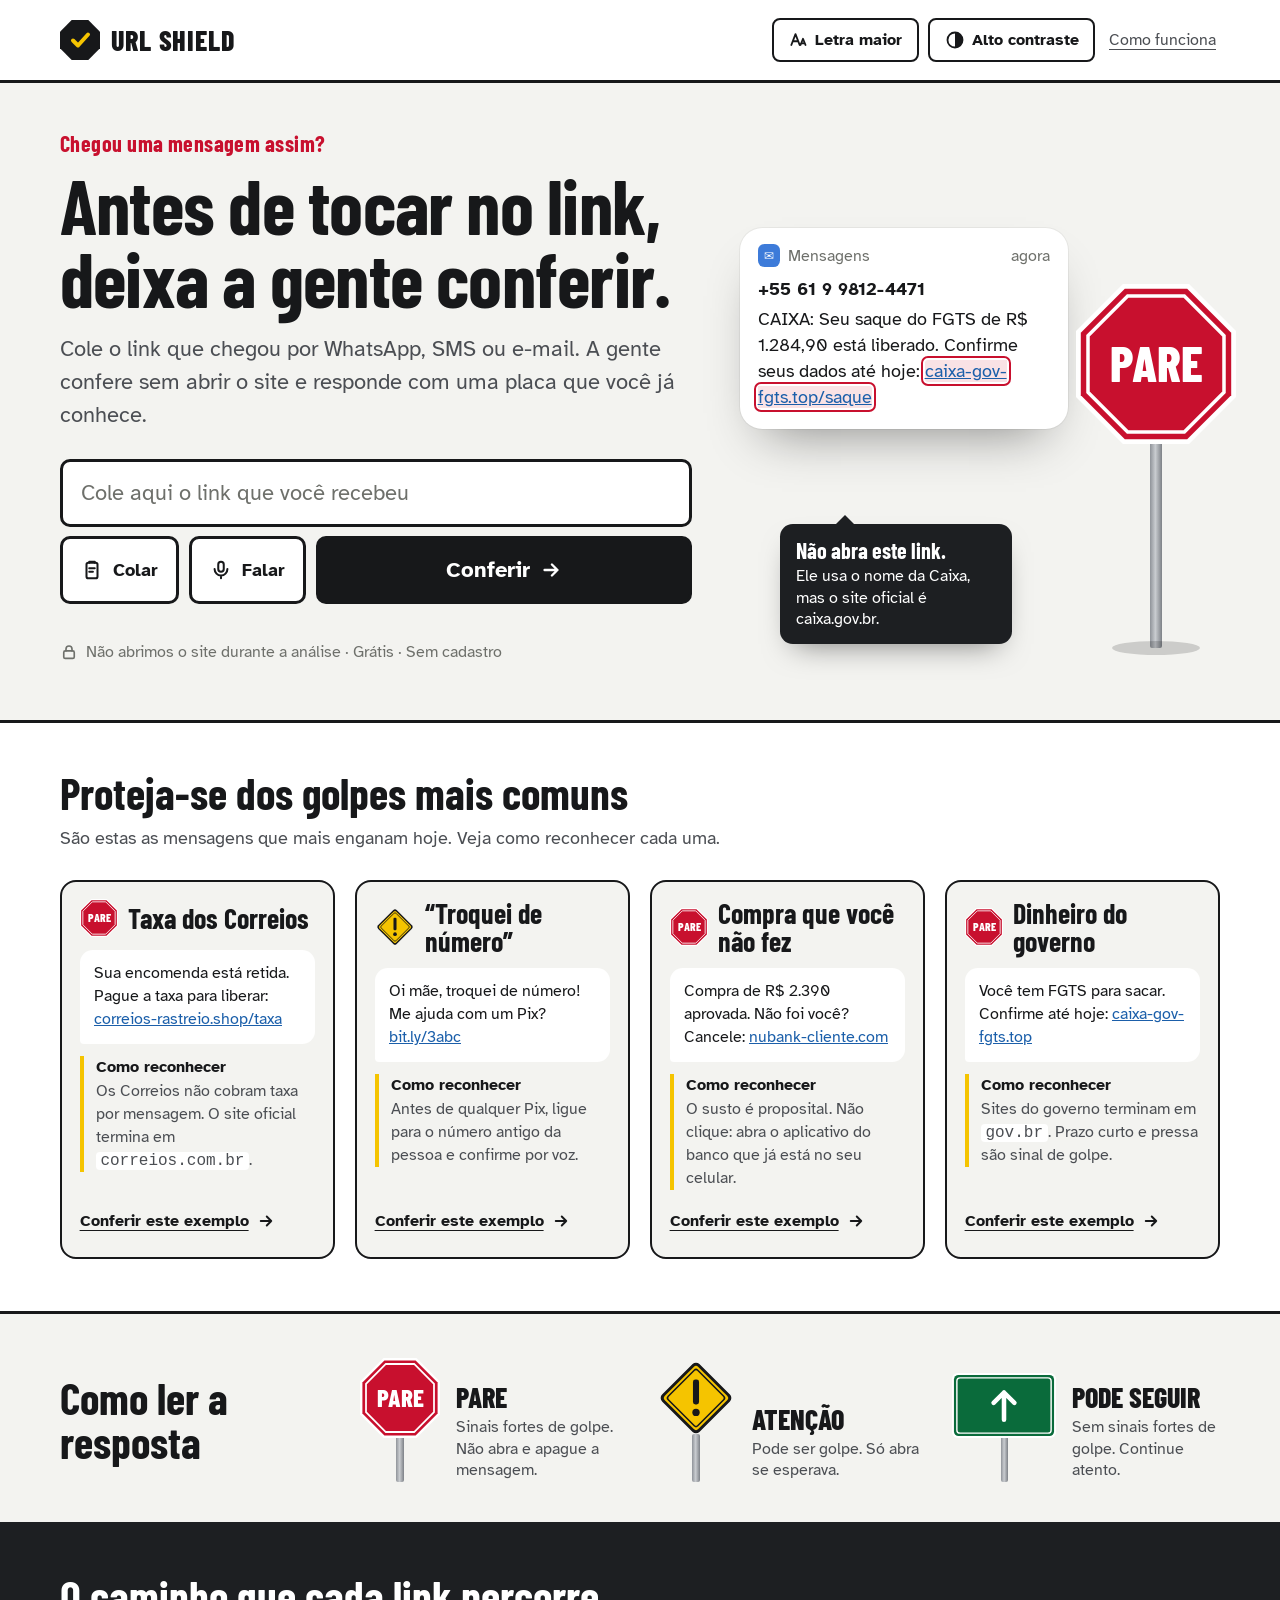
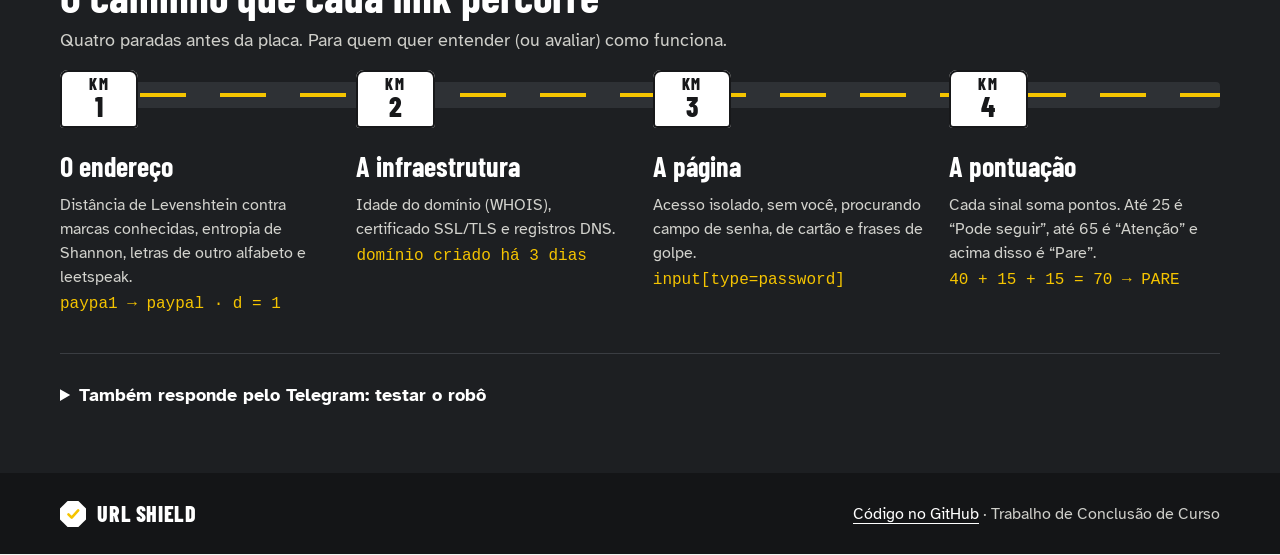
<file: frontend/public/index.html>
<!DOCTYPE html>
<html lang="pt-BR">
<head>
    <meta charset="UTF-8">
    <meta name="viewport" content="width=device-width, initial-scale=1.0">
    <title>URL Shield · Confira o link antes de clicar</title>
    <meta name="description" content="Recebeu um link por WhatsApp, SMS ou e-mail? Confira os sinais de risco antes de clicar.">
    <link rel="icon" href="data:image/svg+xml,%3Csvg xmlns='http://www.w3.org/2000/svg' viewBox='0 0 40 40'%3E%3Cpolygon points='11.7,0 28.3,0 40,11.7 40,28.3 28.3,40 11.7,40 0,28.3 0,11.7' fill='%2317181A'/%3E%3Cpath d='M13 20.5l5 5L28 14.5' fill='none' stroke='%23F5C400' stroke-width='4' stroke-linecap='round' stroke-linejoin='round'/%3E%3C/svg%3E">
    <link rel="preconnect" href="https://fonts.googleapis.com">
    <link rel="preconnect" href="https://fonts.gstatic.com" crossorigin>
    <link href="https://fonts.googleapis.com/css2?family=Atkinson+Hyperlegible:wght@400;700&family=Barlow+Condensed:wght@600;700;800&display=swap" rel="stylesheet">
    <link rel="stylesheet" href="styles.css?v=11">
</head>
<body>

    <!-- Placas e ícones reutilizados em toda a página -->
    <svg width="0" height="0" class="sprite" aria-hidden="true">
        <defs>
            <symbol id="sign-stop" viewBox="0 0 100 100">
                <polygon points="29.3,0 70.7,0 100,29.3 100,70.7 70.7,100 29.3,100 0,70.7 0,29.3" fill="#fff"/>
                <polygon points="30.5,3 69.5,3 97,30.5 97,69.5 69.5,97 30.5,97 3,69.5 3,30.5" fill="#C8102E"/>
                <polygon points="32.3,7.5 67.7,7.5 92.5,32.3 92.5,67.7 67.7,92.5 32.3,92.5 7.5,67.7 7.5,32.3" fill="none" stroke="#fff" stroke-width="2.2"/>
                <text x="50" y="61" text-anchor="middle" font-family="Barlow Condensed, Arial Narrow, sans-serif" font-weight="800" font-size="31" fill="#fff">PARE</text>
            </symbol>
            <symbol id="sign-warn" viewBox="0 0 100 100">
                <rect x="17" y="17" width="66" height="66" rx="6" transform="rotate(45 50 50)" fill="#17181A"/>
                <rect x="20.5" y="20.5" width="59" height="59" rx="4" transform="rotate(45 50 50)" fill="#F5C400"/>
                <rect x="24" y="24" width="52" height="52" rx="3" transform="rotate(45 50 50)" fill="none" stroke="#17181A" stroke-width="2"/>
                <rect x="46.2" y="27" width="7.6" height="31" rx="3" fill="#17181A"/>
                <circle cx="50" cy="68" r="4.6" fill="#17181A"/>
            </symbol>
            <symbol id="sign-go" viewBox="0 0 160 100">
                <rect width="160" height="100" rx="9" fill="#fff"/>
                <rect x="3" y="3" width="154" height="94" rx="7" fill="#0A6B3B"/>
                <rect x="7.5" y="7.5" width="145" height="85" rx="5" fill="none" stroke="#fff" stroke-width="2.2"/>
                <path d="M80 72V30M64 46l16-16 16 16" fill="none" stroke="#fff" stroke-width="7" stroke-linecap="round" stroke-linejoin="round"/>
            </symbol>
            <symbol id="logo" viewBox="0 0 40 40">
                <polygon points="11.7,0 28.3,0 40,11.7 40,28.3 28.3,40 11.7,40 0,28.3 0,11.7" fill="currentColor"/>
                <path d="M13 20.5l5 5L28 14.5" fill="none" stroke="#F5C400" stroke-width="4" stroke-linecap="round" stroke-linejoin="round"/>
            </symbol>
            <symbol id="i-mic" viewBox="0 0 24 24"><g fill="none" stroke="currentColor" stroke-width="2.2" stroke-linecap="round" stroke-linejoin="round"><rect x="9" y="3" width="6" height="11" rx="3"/><path d="M5 11a7 7 0 0 0 14 0M12 18v3"/></g></symbol>
            <symbol id="i-paste" viewBox="0 0 24 24"><g fill="none" stroke="currentColor" stroke-width="2.2" stroke-linecap="round" stroke-linejoin="round"><rect x="6" y="4" width="12" height="17" rx="2"/><path d="M9 4V3h6v1M9 10h6M9 14h4"/></g></symbol>
            <symbol id="i-arrow" viewBox="0 0 24 24"><path d="M5 12h14M13 6l6 6-6 6" fill="none" stroke="currentColor" stroke-width="2.6" stroke-linecap="round" stroke-linejoin="round"/></symbol>
            <symbol id="i-speaker" viewBox="0 0 24 24"><g fill="none" stroke="currentColor" stroke-width="2.2" stroke-linecap="round" stroke-linejoin="round"><path d="M4 9.5h3.5L12 5.5v13l-4.5-4H4z"/><path d="M15.5 9a4.2 4.2 0 0 1 0 6M18.2 6.5a8 8 0 0 1 0 11"/></g></symbol>
            <symbol id="i-family" viewBox="0 0 24 24"><g fill="none" stroke="currentColor" stroke-width="2.2" stroke-linecap="round" stroke-linejoin="round"><circle cx="8.5" cy="8" r="3"/><circle cx="16.5" cy="9.5" r="2.4"/><path d="M3 19.5c0-3 2.5-5.2 5.5-5.2s5.5 2.2 5.5 5.2M14.5 14.6c3 .1 5.5 1.9 5.5 4.9"/></g></symbol>
            <symbol id="i-text" viewBox="0 0 24 24"><path d="M4 18L9 5l5 13M5.8 13.5h6.4M15 18l3-7.5 3 7.5M15.9 16h4.2" fill="none" stroke="currentColor" stroke-width="2.2" stroke-linecap="round" stroke-linejoin="round"/></symbol>
            <symbol id="i-contrast" viewBox="0 0 24 24"><circle cx="12" cy="12" r="9" fill="none" stroke="currentColor" stroke-width="2.2"/><path d="M12 3a9 9 0 0 1 0 18z" fill="currentColor"/></symbol>
            <symbol id="i-lock" viewBox="0 0 24 24"><g fill="none" stroke="currentColor" stroke-width="2.2" stroke-linecap="round"><rect x="5" y="10.5" width="14" height="10" rx="2"/><path d="M8 10.5V8a4 4 0 0 1 8 0v2.5"/></g></symbol>
            <symbol id="i-redo" viewBox="0 0 24 24"><g fill="none" stroke="currentColor" stroke-width="2.2" stroke-linecap="round" stroke-linejoin="round"><path d="M20 11a8 8 0 1 0-2.3 5.7"/><path d="M20 4v7h-7"/></g></symbol>
            <symbol id="i-send" viewBox="0 0 24 24"><path d="M4 12l16-8-6 16-2.5-6.5z" fill="none" stroke="currentColor" stroke-width="2.2" stroke-linejoin="round"/></symbol>
            <symbol id="i-doc" viewBox="0 0 24 24"><g fill="none" stroke="currentColor" stroke-width="2.2" stroke-linecap="round" stroke-linejoin="round"><path d="M6 3h8l4 4v14H6z"/><path d="M14 3v4h4M9 12h6M9 16h6"/></g></symbol>
        </defs>
    </svg>

    <a class="skip-link" href="#url-input">Ir direto para a verificação</a>

    <header class="site-header">
        <div class="container header-inner">
            <a href="/" class="brand" aria-label="URL Shield, página inicial">
                <svg class="brand-mark" width="40" height="40" aria-hidden="true"><use href="#logo"/></svg>
                <span>URL Shield</span>
            </a>
            <nav class="tools" aria-label="Acessibilidade">
                <button id="font-toggle" type="button" class="tool-btn" aria-live="polite">
                    <svg width="20" height="20" aria-hidden="true"><use href="#i-text"/></svg>
                    <span id="font-toggle-text">Letra maior</span>
                </button>
                <button id="contrast-toggle" type="button" class="tool-btn" aria-pressed="false">
                    <svg width="20" height="20" aria-hidden="true"><use href="#i-contrast"/></svg>
                    Alto contraste
                </button>
                <a href="#como-funciona" class="tool-link">Como funciona</a>
            </nav>
        </div>
    </header>

    <main>
        <section class="hero">
            <div class="container hero-grid">
                <div>
                    <p class="hero-kicker">Chegou uma mensagem assim?</p>
                    <h1 class="hero-title">Antes de tocar no link, deixa a gente conferir.</h1>
                    <p class="hero-lead">Cole o link que chegou por WhatsApp, SMS ou e-mail. A gente confere sem abrir o site e responde com uma placa que você já conhece.</p>

                    <form id="checker" class="checker" novalidate>
                        <label for="url-input" class="sr-only">Link que você recebeu</label>
                        <input
                            type="text"
                            id="url-input"
                            class="checker-input"
                            placeholder="Cole aqui o link que você recebeu"
                            inputmode="url"
                            autocomplete="off"
                            autocapitalize="off"
                            spellcheck="false"
                            aria-describedby="checker-error"
                        >
                        <div class="checker-actions">
                            <button id="paste-btn" type="button" class="btn">
                                <svg width="22" height="22" aria-hidden="true"><use href="#i-paste"/></svg>Colar
                            </button>
                            <button id="voice-btn" type="button" class="btn">
                                <svg width="22" height="22" aria-hidden="true"><use href="#i-mic"/></svg><span id="voice-btn-text">Falar</span>
                            </button>
                            <button id="scan-btn" type="submit" class="btn btn-primary">
                                Conferir<svg width="22" height="22" aria-hidden="true"><use href="#i-arrow"/></svg>
                            </button>
                        </div>
                    </form>
                    <p id="checker-error" class="checker-error" role="alert"></p>
                    <p class="trust-line">
                        <svg width="18" height="18" aria-hidden="true"><use href="#i-lock"/></svg>
                        Não abrimos o site durante a análise · Grátis · Sem cadastro
                    </p>
                </div>

                <!-- Ilustração: um golpe real com a placa fincada ao lado -->
                <div class="scene" aria-hidden="true">
                    <div class="notif notif-front">
                        <div class="notif-head"><span class="notif-app">✉</span>Mensagens<span class="notif-time">agora</span></div>
                        <div class="notif-from">+55 61 9 9812-4471</div>
                        <div class="notif-text">CAIXA: Seu saque do FGTS de R$ 1.284,90 está liberado. Confirme seus dados até hoje: <span class="notif-link">caixa-gov-fgts.top/saque</span></div>
                    </div>
                    <div class="scene-callout"><strong>Não abra este link.</strong>Ele usa o nome da Caixa, mas o site oficial é caixa.gov.br.</div>
                    <div class="post post-hero">
                        <svg class="post-sign" viewBox="0 0 100 100"><use href="#sign-stop"/></svg>
                        <span class="post-pole"></span>
                        <span class="post-base"></span>
                    </div>
                </div>
            </div>
        </section>

        <!-- Carregando -->
        <section id="loading-state" class="loading hidden" aria-live="polite">
            <div class="container">
                <div class="lane" aria-hidden="true"><span></span></div>
                <p class="loading-title">Conferindo o link…</p>
                <p id="loading-hint" class="loading-hint">Estamos olhando o endereço, o cadeado de segurança e a página, sem abrir o site para você.</p>
            </div>
        </section>

        <!-- Resultado -->
        <section id="result-section" class="result hidden" aria-live="polite">
            <div id="verdict" class="verdict">
                <div class="container verdict-inner">
                    <div id="verdict-sign" class="verdict-sign" aria-hidden="true"></div>
                    <div>
                        <h2 id="verdict-title" class="verdict-title" tabindex="-1"></h2>
                        <p id="verdict-subtitle" class="verdict-subtitle"></p>
                        <span id="verdict-domain" class="verdict-domain"></span>
                    </div>
                </div>
            </div>

            <div class="container result-body">
                <div>
                    <h3 class="section-kicker">O que fazer agora</h3>
                    <ol id="todo-list" class="todo"></ol>
                    <div class="result-actions">
                        <a id="open-site-btn" class="btn btn-go hidden" target="_blank" rel="noopener noreferrer">
                            Abrir site<svg width="22" height="22" aria-hidden="true"><use href="#i-arrow"/></svg>
                        </a>
                        <button id="family-help-btn" type="button" class="btn btn-primary">
                            <svg width="22" height="22" aria-hidden="true"><use href="#i-family"/></svg>Mandar para a família
                        </button>
                        <button id="speak-btn" type="button" class="btn">
                            <svg width="22" height="22" aria-hidden="true"><use href="#i-speaker"/></svg><span id="speak-btn-text">Ouvir</span>
                        </button>
                    </div>
                    <p id="speak-help" class="speak-help" role="status" hidden>
                        Não conseguimos ler em voz alta neste aparelho. Confira se o <strong>volume de mídia</strong> está ligado
                        (no iPhone, também a chave de silencioso) e se o celular tem uma voz em português
                        em <em>Configurações › Acessibilidade › Saída de texto para voz</em>.
                    </p>
                </div>
                <div id="reasons-wrapper">
                    <h3 id="reasons-title" class="section-kicker">Por que</h3>
                    <ul id="reasons-list" class="reasons"></ul>
                </div>
            </div>

            <div class="container">
                <div class="result-foot">
                    <button id="new-check-btn" type="button" class="link-btn">
                        <svg width="18" height="18" aria-hidden="true"><use href="#i-redo"/></svg>Conferir outro link
                    </button>
                    <button id="pdf-report-btn" type="button" class="link-btn">
                        <svg width="18" height="18" aria-hidden="true"><use href="#i-doc"/></svg>Gerar laudo técnico em PDF
                    </button>
                </div>

                <details class="tech-details">
                    <summary>Ver detalhes técnicos da análise</summary>
                    <dl class="metrics">
                        <div class="metric"><dt>Distância de Levenshtein (imitação de marca)</dt><dd id="metric-levenshtein">-</dd></div>
                        <div class="metric"><dt>Entropia de Shannon H(X)</dt><dd id="metric-entropy">-</dd></div>
                        <div class="metric"><dt>Detecção homográfica (Unicode)</dt><dd id="metric-homograph">-</dd></div>
                        <div class="metric"><dt>Idade do domínio (WHOIS)</dt><dd id="metric-whois">-</dd></div>
                        <div class="metric"><dt>Certificado SSL/TLS</dt><dd id="metric-ssl">-</dd></div>
                        <div class="metric"><dt>Inspeção ativa da página</dt><dd id="metric-sandbox">-</dd></div>
                        <div class="metric"><dt>Índice de risco calculado</dt><dd id="metric-score">-</dd></div>
                    </dl>
                </details>
            </div>
        </section>

        <!-- Educação: reconhecer os golpes mais comuns -->
        <section id="proteja-se" class="protect" aria-labelledby="protect-title">
            <div class="container">
                <h2 id="protect-title" class="section-title">Proteja-se dos golpes mais comuns</h2>
                <p class="section-lead">São estas as mensagens que mais enganam hoje. Veja como reconhecer cada uma.</p>
                <ul class="scam-grid">
                    <li class="scam">
                        <div class="scam-kind"><svg width="38" height="38" aria-hidden="true"><use href="#sign-stop"/></svg><div><h3>Taxa dos Correios</h3></div></div>
                        <p class="scam-text">Sua encomenda está retida. Pague a taxa para liberar: <span class="scam-link">correios-rastreio.shop/taxa</span></p>
                        <p class="scam-tip"><strong>Como reconhecer</strong>Os Correios não cobram taxa por mensagem. O site oficial termina em <code>correios.com.br</code>.</p>
                        <button type="button" class="link-btn scam-try" data-example="https://correios-rastreio.shop/taxa">Conferir este exemplo<svg width="18" height="18" aria-hidden="true"><use href="#i-arrow"/></svg></button>
                    </li>
                    <li class="scam">
                        <div class="scam-kind"><svg width="40" height="40" aria-hidden="true"><use href="#sign-warn"/></svg><div><h3>“Troquei de número”</h3></div></div>
                        <p class="scam-text">Oi mãe, troquei de número! Me ajuda com um Pix? <span class="scam-link">bit.ly/3abc</span></p>
                        <p class="scam-tip"><strong>Como reconhecer</strong>Antes de qualquer Pix, ligue para o número antigo da pessoa e confirme por voz.</p>
                        <button type="button" class="link-btn scam-try" data-example="https://bit.ly/3abc">Conferir este exemplo<svg width="18" height="18" aria-hidden="true"><use href="#i-arrow"/></svg></button>
                    </li>
                    <li class="scam">
                        <div class="scam-kind"><svg width="38" height="38" aria-hidden="true"><use href="#sign-stop"/></svg><div><h3>Compra que você não fez</h3></div></div>
                        <p class="scam-text">Compra de R$ 2.390 aprovada. Não foi você? Cancele: <span class="scam-link">nubank-cliente.com</span></p>
                        <p class="scam-tip"><strong>Como reconhecer</strong>O susto é proposital. Não clique: abra o aplicativo do banco que já está no seu celular.</p>
                        <button type="button" class="link-btn scam-try" data-example="https://nubank-cliente.com">Conferir este exemplo<svg width="18" height="18" aria-hidden="true"><use href="#i-arrow"/></svg></button>
                    </li>
                    <li class="scam">
                        <div class="scam-kind"><svg width="38" height="38" aria-hidden="true"><use href="#sign-stop"/></svg><div><h3>Dinheiro do governo</h3></div></div>
                        <p class="scam-text">Você tem FGTS para sacar. Confirme até hoje: <span class="scam-link">caixa-gov-fgts.top</span></p>
                        <p class="scam-tip"><strong>Como reconhecer</strong>Sites do governo terminam em <code>gov.br</code>. Prazo curto e pressa são sinal de golpe.</p>
                        <button type="button" class="link-btn scam-try" data-example="http://caixa-gov-fgts.top/saque">Conferir este exemplo<svg width="18" height="18" aria-hidden="true"><use href="#i-arrow"/></svg></button>
                    </li>
                </ul>
                <button type="button" class="btn more-scams" id="more-scams">Ver mais golpes comuns</button>
            </div>
        </section>

        <section class="legend" aria-labelledby="legend-title">
            <div class="container legend-grid">
                <h2 id="legend-title" class="section-title">Como ler a resposta</h2>
                <div class="legend-item">
                    <div class="post post-small"><svg class="post-sign" viewBox="0 0 100 100" aria-hidden="true"><use href="#sign-stop"/></svg><span class="post-pole"></span></div>
                    <p><strong>Pare</strong>Sinais fortes de golpe. Não abra e apague a mensagem.</p>
                </div>
                <div class="legend-item">
                    <div class="post post-small"><svg class="post-sign" viewBox="0 0 100 100" aria-hidden="true"><use href="#sign-warn"/></svg><span class="post-pole"></span></div>
                    <p><strong>Atenção</strong>Pode ser golpe. Só abra se esperava.</p>
                </div>
                <div class="legend-item">
                    <div class="post post-small post-wide"><svg class="post-sign" viewBox="0 0 160 100" aria-hidden="true"><use href="#sign-go"/></svg><span class="post-pole"></span></div>
                    <p><strong>Pode seguir</strong>Sem sinais fortes de golpe. Continue atento.</p>
                </div>
            </div>
        </section>

        <!-- Como funciona: as 4 camadas como marcos de uma estrada -->
        <section id="como-funciona" class="road-section" aria-labelledby="road-title">
            <div class="container">
                <h2 id="road-title" class="section-title">O caminho que cada link percorre</h2>
                <p class="section-lead">Quatro paradas antes da placa. Para quem quer entender (ou avaliar) como funciona.</p>
                <div class="road" aria-hidden="true"></div>
                <ol class="kms">
                    <li class="km">
                        <span class="km-post" aria-hidden="true"><small>KM</small>1</span>
                        <h3>O endereço</h3>
                        <p>Distância de Levenshtein contra marcas conhecidas, entropia de Shannon, letras de outro alfabeto e leetspeak.</p>
                        <code>paypa1 → paypal · d = 1</code>
                    </li>
                    <li class="km">
                        <span class="km-post" aria-hidden="true"><small>KM</small>2</span>
                        <h3>A infraestrutura</h3>
                        <p>Idade do domínio (WHOIS), certificado SSL/TLS e registros DNS.</p>
                        <code>domínio criado há 3 dias</code>
                    </li>
                    <li class="km">
                        <span class="km-post" aria-hidden="true"><small>KM</small>3</span>
                        <h3>A página</h3>
                        <p>Acesso isolado, sem você, procurando campo de senha, de cartão e frases de golpe.</p>
                        <code>input[type=password]</code>
                    </li>
                    <li class="km">
                        <span class="km-post" aria-hidden="true"><small>KM</small>4</span>
                        <h3>A pontuação</h3>
                        <p>Cada sinal soma pontos. Até 25 é “Pode seguir”, até 65 é “Atenção” e acima disso é “Pare”.</p>
                        <code>40 + 15 + 15 = 70 → PARE</code>
                    </li>
                </ol>

                <details class="telegram">
                    <summary>Também responde pelo Telegram: testar o robô</summary>
                    <div class="chat" aria-label="Simulador do robô do Telegram">
                        <div class="chat-top">
                            <svg width="28" height="28" aria-hidden="true"><use href="#logo"/></svg>
                            <div><strong>URL Shield Bot</strong><span class="chat-status">online</span></div>
                        </div>
                        <div id="chat-messages" class="chat-messages" aria-live="polite">
                            <div class="bubble bot">Olá! Sou o URL Shield Bot. Envie um link e eu digo se é seguro abrir.</div>
                        </div>
                        <form id="chat-form" class="chat-controls">
                            <label for="chat-input" class="sr-only">Mensagem para o robô</label>
                            <input type="text" id="chat-input" placeholder="Cole um link…" autocomplete="off" autocapitalize="off" spellcheck="false">
                            <button type="submit" class="btn btn-primary chat-send" aria-label="Enviar">
                                <svg width="22" height="22" aria-hidden="true"><use href="#i-send"/></svg>
                            </button>
                        </form>
                    </div>
                </details>
            </div>
        </section>
    </main>

    <footer class="site-footer">
        <div class="container footer-inner">
            <span class="brand brand-small">
                <svg width="26" height="26" aria-hidden="true"><use href="#logo"/></svg>URL Shield
            </span>
            <span><a href="https://github.com/yDaviDEAD1/URLShield" rel="noopener">Código no GitHub</a> · Trabalho de Conclusão de Curso</span>
        </div>
    </footer>

    <script src="app.js?v=11"></script>
</body>
</html>
</file>
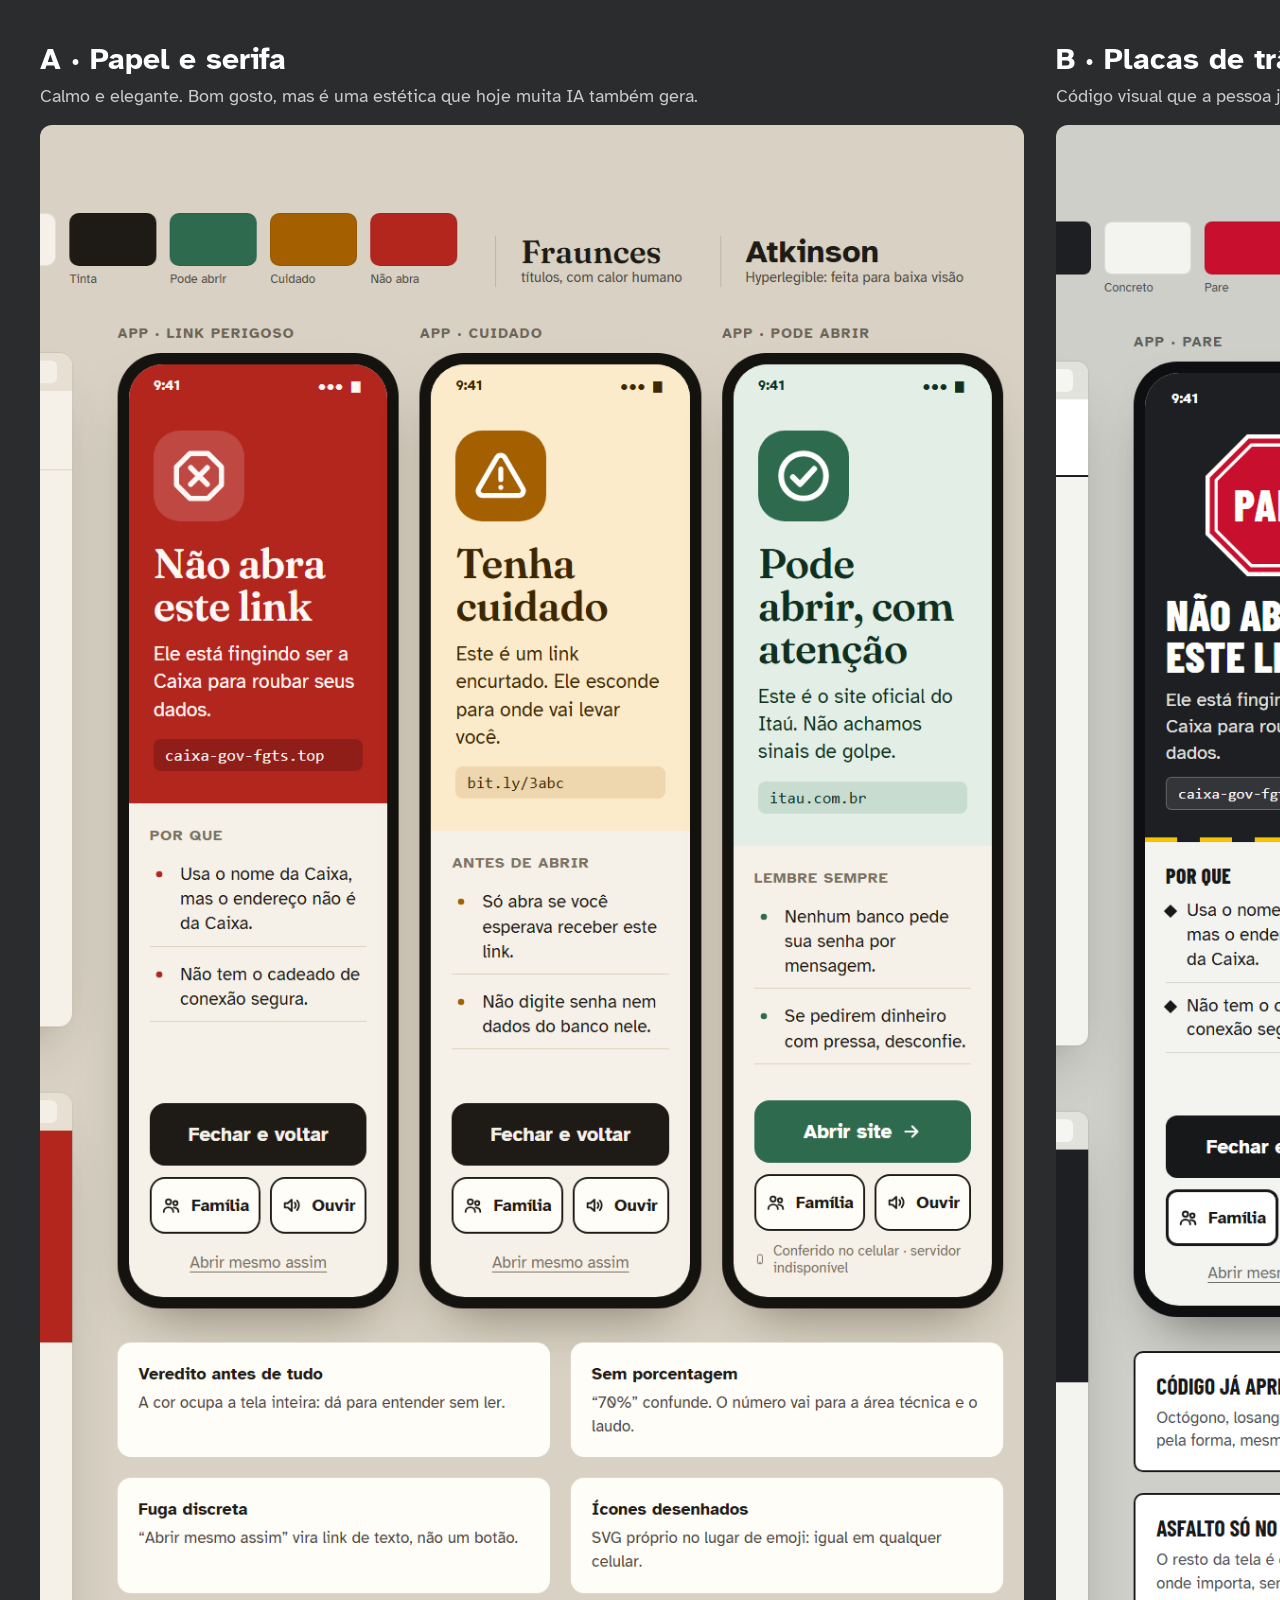
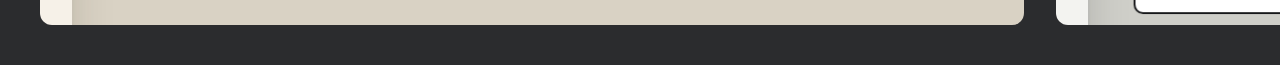
<file: design/comparacao.html>
<!doctype html><html><head><meta charset="utf-8">
<link href="https://fonts.googleapis.com/css2?family=Atkinson+Hyperlegible:wght@400;700&display=swap" rel="stylesheet">
<style>
*{margin:0;padding:0;box-sizing:border-box}
body{width:2080px;background:#2B2C2E;font-family:'Atkinson Hyperlegible',sans-serif;color:#fff;padding:40px}
.row{display:grid;grid-template-columns:1fr 1fr;gap:32px}
h2{font-size:30px;margin-bottom:6px}
p{font-size:18px;color:#C9CACC;margin-bottom:16px;line-height:1.4}
.frame{height:1500px;overflow:hidden;border-radius:12px}
img{width:200%;display:block;transform-origin:top left}
.a img{margin-left:-100%}
.b img{margin-left:-100%}
</style></head><body><div class="row">
<div><h2>A · Papel e serifa</h2><p>Calmo e elegante. Bom gosto, mas é uma estética que hoje muita IA também gera.</p>
<div class="frame a"><img src="mockup-redesign.png"></div></div>
<div><h2>B · Placas de trânsito</h2><p>Código visual que a pessoa já domina. Mais memorável e com justificativa forte para a banca.</p>
<div class="frame b"><img src="mockup-placas.png"></div></div>
</div></body></html>
</file>
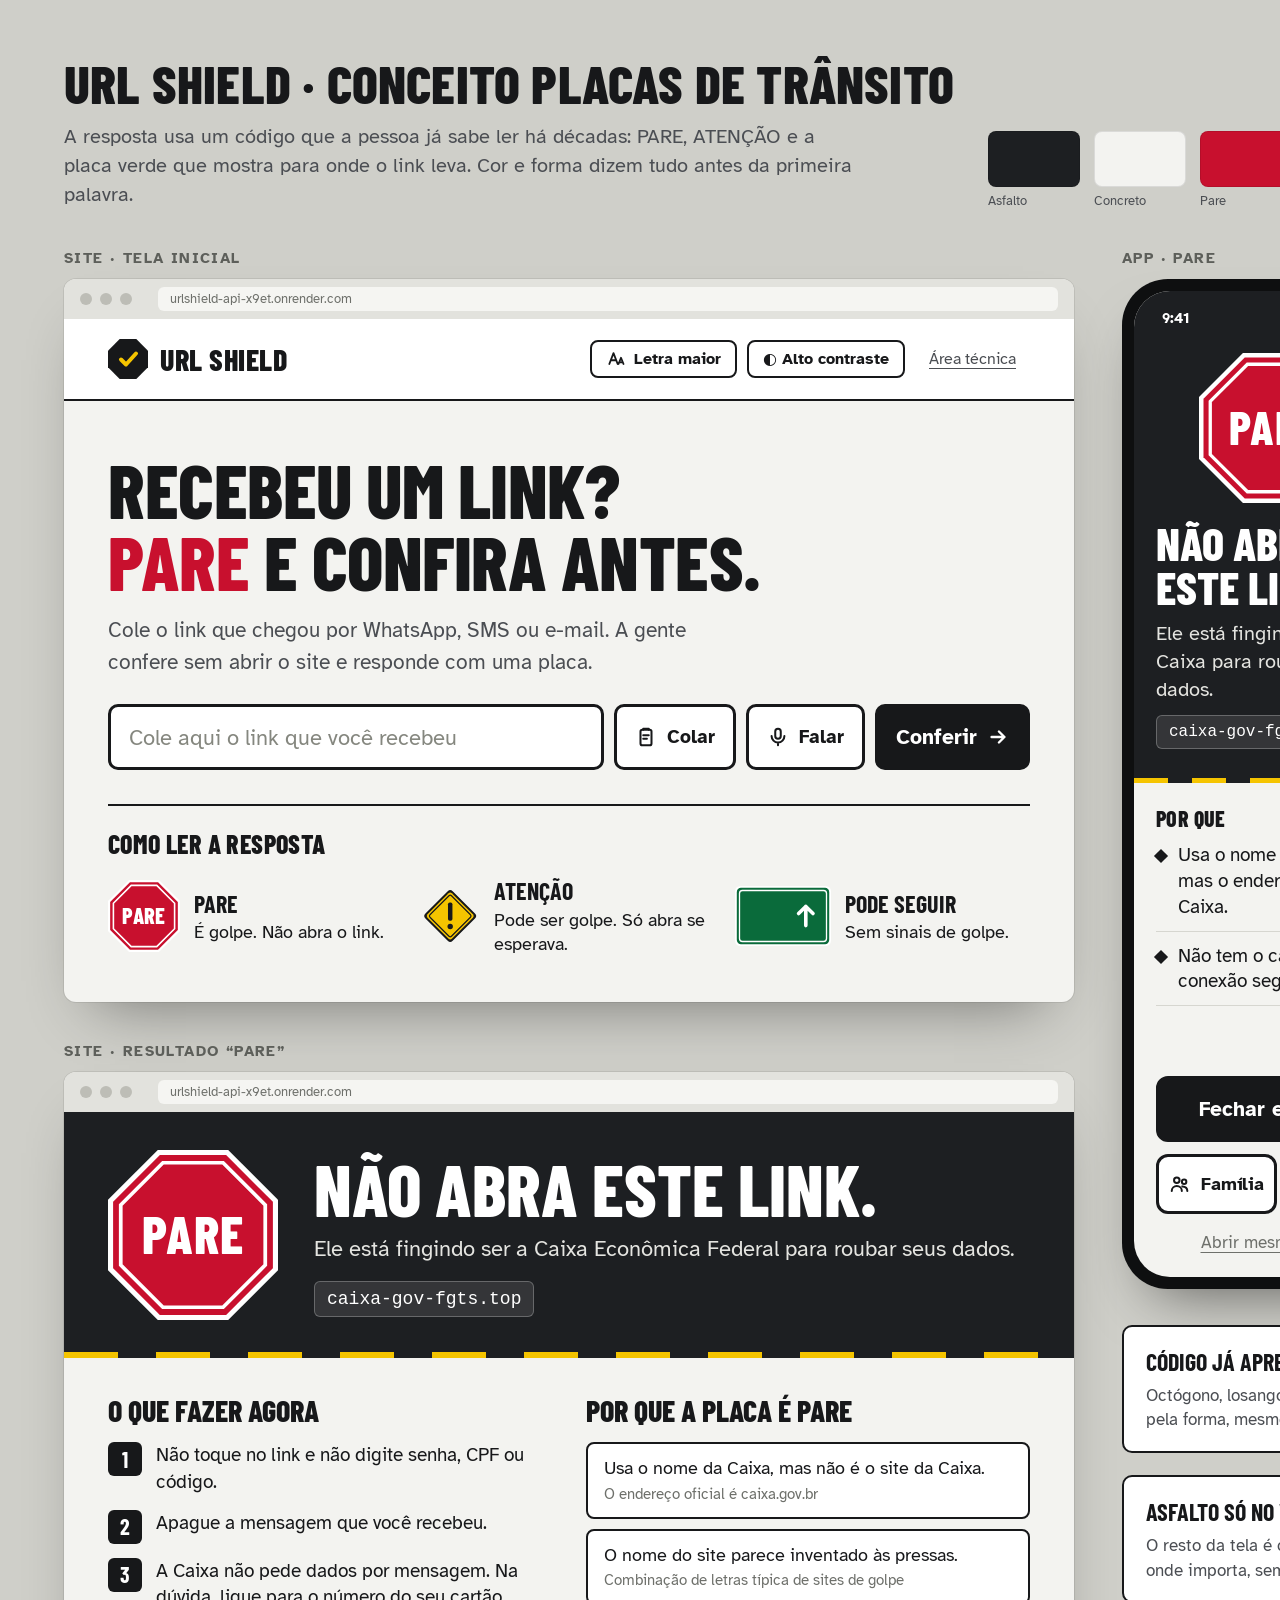
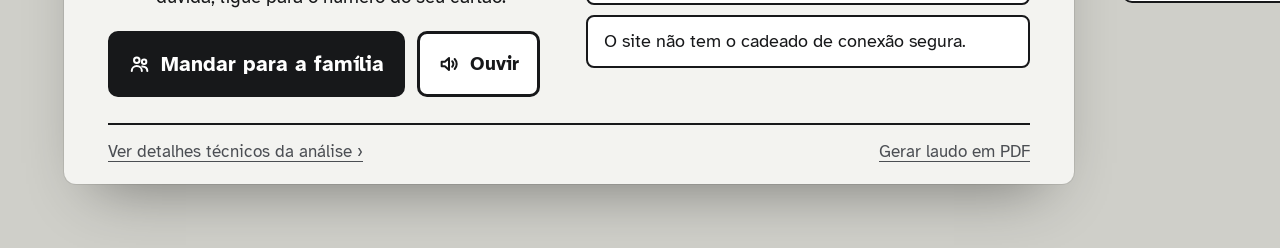
<file: design/mockup-placas.html>
<!doctype html>
<html lang="pt-BR">
<head>
<meta charset="utf-8">
<title>URL Shield — conceito placas</title>
<link rel="preconnect" href="https://fonts.googleapis.com">
<link href="https://fonts.googleapis.com/css2?family=Atkinson+Hyperlegible:wght@400;700&family=Barlow+Condensed:wght@600;700;800&display=swap" rel="stylesheet">
<style>
  :root {
    --asphalt: #1D1F22;
    --asphalt-2: #2A2D31;
    --page: #F3F3F0;
    --card: #FFFFFF;
    --ink: #17181A;
    --ink-2: #4B4E53;
    --line: #D6D6D0;
    --stop: #C8102E;
    --sign-yellow: #F5C400;
    --sign-green: #0A6B3B;
    --cond: 'Barlow Condensed', 'Arial Narrow', sans-serif;
    --sans: 'Atkinson Hyperlegible', system-ui, sans-serif;
  }
  * { box-sizing: border-box; margin: 0; padding: 0; }
  body { width: 2080px; background: #CFCFC9; font-family: var(--sans); color: var(--ink); padding: 56px 64px 64px; }

  .board-head { display: flex; justify-content: space-between; align-items: flex-end; margin-bottom: 40px; }
  .board-head h1 { font-family: var(--cond); font-size: 54px; font-weight: 800; letter-spacing: .2px; text-transform: uppercase; line-height: 1; }
  .board-head p { font-size: 20px; color: var(--ink-2); margin-top: 12px; max-width: 800px; line-height: 1.45; }
  .swatches { display: flex; gap: 14px; align-items: flex-end; }
  .sw { width: 92px; }
  .sw i { display: block; height: 56px; border-radius: 8px; border: 1px solid rgba(0,0,0,.1); }
  .sw span { display: block; font-size: 13px; margin-top: 6px; color: var(--ink-2); }
  .type-spec { margin-left: 26px; padding-left: 26px; border-left: 1px solid #A9A9A2; }
  .type-spec b { font-family: var(--cond); font-size: 38px; font-weight: 800; display: block; line-height: 1; text-transform: uppercase; }
  .type-spec span { font-size: 15px; color: var(--ink-2); }

  .grid { display: grid; grid-template-columns: 1010px 1fr; gap: 48px; }
  .col { display: flex; flex-direction: column; gap: 40px; }
  .label { font-size: 15px; font-weight: 700; letter-spacing: 1.4px; text-transform: uppercase; color: #5D5F5A; margin-bottom: 12px; }

  .browser { background: var(--page); border-radius: 12px; overflow: hidden; box-shadow: 0 30px 60px -30px rgba(0,0,0,.45), 0 0 0 1px rgba(0,0,0,.08); }
  .chrome { height: 40px; background: #E2E2DD; display: flex; align-items: center; gap: 8px; padding: 0 16px; }
  .chrome i { width: 12px; height: 12px; border-radius: 50%; background: #BDBDB6; }
  .chrome .url { margin-left: 18px; flex: 1; height: 24px; background: #F5F5F2; border-radius: 6px; font-size: 13px; color: #6E706B; display: flex; align-items: center; padding-left: 12px; }

  .nav { display: flex; align-items: center; justify-content: space-between; padding: 20px 44px; background: var(--card); border-bottom: 2px solid var(--ink); }
  .brand { display: flex; align-items: center; gap: 12px; font-family: var(--cond); font-size: 30px; font-weight: 800; text-transform: uppercase; letter-spacing: .5px; }
  .nav-tools { display: flex; gap: 10px; align-items: center; font-size: 16px; }
  .chip { border: 2px solid var(--ink); border-radius: 8px; padding: 7px 14px; display: flex; gap: 8px; align-items: center; background: var(--card); font-weight: 700; }
  .chip.text { border: none; text-decoration: underline; text-underline-offset: 4px; color: var(--ink-2); font-weight: 400; }

  .home { padding: 52px 44px 46px; }
  .home h2 { font-family: var(--cond); font-size: 76px; line-height: .95; font-weight: 800; text-transform: uppercase; letter-spacing: -.5px; }
  .home h2 span { color: var(--stop); }
  .home .lead { font-size: 21px; line-height: 1.5; color: var(--ink-2); margin: 18px 0 26px; max-width: 640px; }
  .checker { display: flex; gap: 10px; align-items: stretch; }
  .field { flex: 1; background: var(--card); border: 3px solid var(--ink); border-radius: 10px; font-size: 22px; color: #85877F; display: flex; align-items: center; padding: 0 18px; height: 66px; }
  .btn { display: inline-flex; align-items: center; justify-content: center; gap: 10px; font-family: var(--sans); font-weight: 700; font-size: 19px; border-radius: 10px; padding: 0 18px; height: 66px; border: 3px solid var(--ink); background: var(--card); color: var(--ink); white-space: nowrap; }
  .btn.primary { background: var(--ink); color: #fff; font-size: 21px; }
  .btn.go { background: var(--sign-green); border-color: var(--sign-green); color: #fff; }
  .legend { margin-top: 34px; border-top: 2px solid var(--ink); padding-top: 22px; }
  .legend h3 { font-family: var(--cond); font-size: 26px; font-weight: 800; text-transform: uppercase; letter-spacing: .4px; margin-bottom: 16px; }
  .legend-row { display: grid; grid-template-columns: repeat(3, 1fr); gap: 18px; }
  .legend-item { display: flex; gap: 14px; align-items: center; font-size: 18px; line-height: 1.35; }
  .legend-item b { display: block; font-family: var(--cond); font-size: 24px; text-transform: uppercase; }

  /* resultado site */
  .verdict { background: var(--asphalt); color: #fff; padding: 38px 44px; display: flex; gap: 36px; align-items: center; position: relative; }
  .verdict::after { content: ""; position: absolute; left: 0; right: 0; bottom: 0; height: 6px; background: repeating-linear-gradient(90deg, var(--sign-yellow) 0 54px, transparent 54px 92px); }
  .verdict h2 { font-family: var(--cond); font-size: 72px; font-weight: 800; line-height: .95; text-transform: uppercase; }
  .verdict p { font-size: 22px; margin-top: 12px; line-height: 1.4; color: #E4E4E0; }
  .domain { display: inline-flex; margin-top: 16px; background: rgba(255,255,255,.1); border: 1px solid rgba(255,255,255,.25); border-radius: 6px; padding: 7px 12px; font-size: 18px; font-family: ui-monospace, Consolas, monospace; }
  .result-body { padding: 34px 44px 26px; display: grid; grid-template-columns: 1fr 1fr; gap: 34px; }
  .result-body h3 { font-family: var(--cond); font-size: 30px; font-weight: 800; text-transform: uppercase; margin-bottom: 14px; }
  .todo { list-style: none; }
  .todo li { display: flex; gap: 14px; font-size: 19px; line-height: 1.4; margin-bottom: 14px; }
  .todo li b { flex: none; width: 34px; height: 34px; border-radius: 6px; background: var(--ink); color: #fff; display: grid; place-items: center; font-family: var(--cond); font-size: 22px; }
  .why { list-style: none; }
  .why li { background: var(--card); border: 2px solid var(--ink); border-radius: 8px; padding: 12px 16px; font-size: 18px; line-height: 1.4; margin-bottom: 10px; display: flex; gap: 12px; }
  .why li small { display: block; color: #6E706B; font-size: 15px; margin-top: 2px; }
  .actions { display: flex; gap: 12px; margin-top: 20px; }
  .result-foot { border-top: 2px solid var(--ink); margin: 0 44px; padding: 16px 0 22px; display: flex; justify-content: space-between; font-size: 17px; color: var(--ink-2); }
  .result-foot a { color: var(--ink-2); text-underline-offset: 4px; text-decoration: underline; }

  /* celulares */
  .phones { display: flex; gap: 22px; }
  .phone-wrap { flex: 1; min-width: 0; }
  .phone { width: 100%; height: 1010px; border-radius: 46px; background: #0E0F10; padding: 12px; box-shadow: 0 30px 60px -30px rgba(0,0,0,.6); }
  .screen { height: 100%; border-radius: 36px; overflow: hidden; background: var(--page); display: flex; flex-direction: column; }
  .p-top { background: var(--asphalt); color: #fff; padding: 12px 22px 34px; display: flex; flex-direction: column; align-items: flex-start; gap: 12px; position: relative; }
  .p-top::after { content: ""; position: absolute; left: 0; right: 0; bottom: 0; height: 5px; background: repeating-linear-gradient(90deg, var(--sign-yellow) 0 34px, transparent 34px 58px); }
  .status-bar { width: 100%; display: flex; justify-content: space-between; font-size: 15px; font-weight: 700; padding: 6px 6px 14px; }
  .p-top .sign { align-self: center; margin-bottom: 6px; }
  .p-top h2 { font-family: var(--cond); font-size: 46px; font-weight: 800; line-height: .95; text-transform: uppercase; }
  .p-top p { font-size: 20px; line-height: 1.38; color: #E4E4E0; }
  .p-top .domain { margin-top: 0; font-size: 16px; }
  .p-body { flex: 1; padding: 22px 22px 22px; display: flex; flex-direction: column; gap: 10px; }
  .p-body h4 { font-family: var(--cond); font-size: 22px; font-weight: 800; text-transform: uppercase; letter-spacing: .4px; }
  .reason { display: flex; gap: 12px; font-size: 19px; line-height: 1.36; padding: 2px 0 10px; border-bottom: 1px solid var(--line); }
  .reason i { flex: none; width: 10px; height: 10px; margin-top: 8px; transform: rotate(45deg); background: var(--ink); }
  .p-actions { margin-top: auto; display: flex; flex-direction: column; gap: 12px; }
  .p-actions .btn { flex: none; width: 100%; height: 66px; font-size: 21px; border-radius: 12px; }
  .row2 { display: flex; gap: 10px; }
  .row2 .btn { flex: 1; height: 60px; font-size: 18px; padding: 0 10px; }
  .escape { text-align: center; font-size: 17px; color: #6E706B; text-decoration: underline; text-underline-offset: 4px; padding: 6px 0 2px; }
  .offline-note { font-size: 15px; color: #6E706B; text-align: center; }

  .notes { margin-top: 36px; display: grid; grid-template-columns: repeat(2, 1fr); gap: 22px; }
  .note { background: var(--card); border: 2px solid var(--ink); border-radius: 10px; padding: 18px 22px; font-size: 17px; line-height: 1.45; color: var(--ink-2); }
  .note b { display: block; color: var(--ink); font-family: var(--cond); font-size: 24px; text-transform: uppercase; margin-bottom: 4px; }
</style>
</head>
<body>

<svg width="0" height="0" style="position:absolute">
  <defs>
    <!-- PARE: octógono de regulamentação -->
    <symbol id="sign-stop" viewBox="0 0 100 100">
      <polygon points="29.3,0 70.7,0 100,29.3 100,70.7 70.7,100 29.3,100 0,70.7 0,29.3" fill="#fff"/>
      <polygon points="30.5,3 69.5,3 97,30.5 97,69.5 69.5,97 30.5,97 3,69.5 3,30.5" fill="#C8102E"/>
      <polygon points="32.3,7.5 67.7,7.5 92.5,32.3 92.5,67.7 67.7,92.5 32.3,92.5 7.5,67.7 7.5,32.3" fill="none" stroke="#fff" stroke-width="2.2"/>
      <text x="50" y="61" text-anchor="middle" font-family="Barlow Condensed, Arial Narrow, sans-serif" font-weight="800" font-size="31" fill="#fff" letter-spacing=".5">PARE</text>
    </symbol>
    <!-- ATENÇÃO: losango de advertência -->
    <symbol id="sign-warn" viewBox="0 0 100 100">
      <rect x="17" y="17" width="66" height="66" rx="6" transform="rotate(45 50 50)" fill="#17181A"/>
      <rect x="20.5" y="20.5" width="59" height="59" rx="4" transform="rotate(45 50 50)" fill="#F5C400"/>
      <rect x="24" y="24" width="52" height="52" rx="3" transform="rotate(45 50 50)" fill="none" stroke="#17181A" stroke-width="2"/>
      <rect x="46.2" y="27" width="7.6" height="31" rx="3" fill="#17181A"/>
      <circle cx="50" cy="68" r="4.6" fill="#17181A"/>
    </symbol>
    <!-- Indicação: placa verde de rodovia -->
    <symbol id="sign-go" viewBox="0 0 160 100">
      <rect width="160" height="100" rx="9" fill="#fff"/>
      <rect x="3" y="3" width="154" height="94" rx="7" fill="#0A6B3B"/>
      <rect x="7.5" y="7.5" width="145" height="85" rx="5" fill="none" stroke="#fff" stroke-width="2.2"/>
      <path d="M118 66V34M106 46l12-12 12 12" fill="none" stroke="#fff" stroke-width="6" stroke-linecap="round" stroke-linejoin="round"/>
    </symbol>
    <symbol id="logo" viewBox="0 0 40 40">
      <polygon points="11.7,0 28.3,0 40,11.7 40,28.3 28.3,40 11.7,40 0,28.3 0,11.7" fill="#17181A"/>
      <path d="M13 20.5l5 5L28 14.5" fill="none" stroke="#F5C400" stroke-width="4" stroke-linecap="round" stroke-linejoin="round"/>
    </symbol>
    <symbol id="i-mic" viewBox="0 0 24 24"><g fill="none" stroke="currentColor" stroke-width="2.2" stroke-linecap="round" stroke-linejoin="round"><rect x="9" y="3" width="6" height="11" rx="3"/><path d="M5 11a7 7 0 0 0 14 0M12 18v3"/></g></symbol>
    <symbol id="i-paste" viewBox="0 0 24 24"><g fill="none" stroke="currentColor" stroke-width="2.2" stroke-linecap="round" stroke-linejoin="round"><rect x="6" y="4" width="12" height="17" rx="2"/><path d="M9 4V3h6v1M9 10h6M9 14h4"/></g></symbol>
    <symbol id="i-arrow" viewBox="0 0 24 24"><path d="M5 12h14M13 6l6 6-6 6" fill="none" stroke="currentColor" stroke-width="2.6" stroke-linecap="round" stroke-linejoin="round"/></symbol>
    <symbol id="i-speaker" viewBox="0 0 24 24"><g fill="none" stroke="currentColor" stroke-width="2.2" stroke-linecap="round" stroke-linejoin="round"><path d="M4 9.5h3.5L12 5.5v13l-4.5-4H4z"/><path d="M15.5 9a4.2 4.2 0 0 1 0 6M18.2 6.5a8 8 0 0 1 0 11"/></g></symbol>
    <symbol id="i-family" viewBox="0 0 24 24"><g fill="none" stroke="currentColor" stroke-width="2.2" stroke-linecap="round" stroke-linejoin="round"><circle cx="8.5" cy="8" r="3"/><circle cx="16.5" cy="9.5" r="2.4"/><path d="M3 19.5c0-3 2.5-5.2 5.5-5.2s5.5 2.2 5.5 5.2M14.5 14.6c3 .1 5.5 1.9 5.5 4.9"/></g></symbol>
    <symbol id="i-text" viewBox="0 0 24 24"><path d="M4 18L9 5l5 13M5.8 13.5h6.4M15 18l3-7.5 3 7.5M15.9 16h4.2" fill="none" stroke="currentColor" stroke-width="2.2" stroke-linecap="round" stroke-linejoin="round"/></symbol>
  </defs>
</svg>

<header class="board-head">
  <div>
    <h1>URL Shield · conceito placas de trânsito</h1>
    <p>A resposta usa um código que a pessoa já sabe ler há décadas: PARE, ATENÇÃO e a placa verde que mostra para onde o link leva. Cor e forma dizem tudo antes da primeira palavra.</p>
  </div>
  <div class="swatches">
    <div class="sw"><i style="background:#1D1F22"></i><span>Asfalto</span></div>
    <div class="sw"><i style="background:#F3F3F0"></i><span>Concreto</span></div>
    <div class="sw"><i style="background:#C8102E"></i><span>Pare</span></div>
    <div class="sw"><i style="background:#F5C400"></i><span>Atenção</span></div>
    <div class="sw"><i style="background:#0A6B3B"></i><span>Indicação</span></div>
    <div class="type-spec"><b>Barlow Cond.</b><span>desenhada a partir de placas</span></div>
    <div class="type-spec"><b style="font-family:var(--sans);font-weight:700;text-transform:none;font-size:34px">Atkinson</b><span>Hyperlegible: texto corrido</span></div>
  </div>
</header>

<div class="grid">
  <div class="col">
    <section>
      <div class="label">Site · tela inicial</div>
      <div class="browser">
        <div class="chrome"><i></i><i></i><i></i><div class="url">urlshield-api-x9et.onrender.com</div></div>
        <nav class="nav">
          <div class="brand"><svg width="40" height="40"><use href="#logo"/></svg>URL Shield</div>
          <div class="nav-tools">
            <span class="chip"><svg width="20" height="20"><use href="#i-text"/></svg>Letra maior</span>
            <span class="chip">◐ Alto contraste</span>
            <span class="chip text">Área técnica</span>
          </div>
        </nav>
        <div class="home">
          <h2>Recebeu um link?<br><span>Pare</span> e confira antes.</h2>
          <p class="lead">Cole o link que chegou por WhatsApp, SMS ou e-mail. A gente confere sem abrir o site e responde com uma placa.</p>
          <div class="checker">
            <div class="field">Cole aqui o link que você recebeu</div>
            <span class="btn"><svg width="22" height="22"><use href="#i-paste"/></svg>Colar</span>
            <span class="btn"><svg width="22" height="22"><use href="#i-mic"/></svg>Falar</span>
            <span class="btn primary">Conferir <svg width="22" height="22"><use href="#i-arrow"/></svg></span>
          </div>
          <div class="legend">
            <h3>Como ler a resposta</h3>
            <div class="legend-row">
              <div class="legend-item"><svg width="72" height="72"><use href="#sign-stop"/></svg><div><b>Pare</b>É golpe. Não abra o link.</div></div>
              <div class="legend-item"><svg width="76" height="76"><use href="#sign-warn"/></svg><div><b>Atenção</b>Pode ser golpe. Só abra se esperava.</div></div>
              <div class="legend-item"><svg width="96" height="60"><use href="#sign-go"/></svg><div><b>Pode seguir</b>Sem sinais de golpe.</div></div>
            </div>
          </div>
        </div>
      </div>
    </section>

    <section>
      <div class="label">Site · resultado “Pare”</div>
      <div class="browser">
        <div class="chrome"><i></i><i></i><i></i><div class="url">urlshield-api-x9et.onrender.com</div></div>
        <div class="verdict">
          <svg width="170" height="170" style="flex:none"><use href="#sign-stop"/></svg>
          <div>
            <h2>Não abra este link.</h2>
            <p>Ele está fingindo ser a Caixa Econômica Federal para roubar seus dados.</p>
            <span class="domain">caixa-gov-fgts.top</span>
          </div>
        </div>
        <div class="result-body">
          <div>
            <h3>O que fazer agora</h3>
            <ol class="todo">
              <li><b>1</b>Não toque no link e não digite senha, CPF ou código.</li>
              <li><b>2</b>Apague a mensagem que você recebeu.</li>
              <li><b>3</b>A Caixa não pede dados por mensagem. Na dúvida, ligue para o número do seu cartão.</li>
            </ol>
            <div class="actions">
              <span class="btn primary"><svg width="22" height="22"><use href="#i-family"/></svg>Mandar para a família</span>
              <span class="btn"><svg width="22" height="22"><use href="#i-speaker"/></svg>Ouvir</span>
            </div>
          </div>
          <div>
            <h3>Por que a placa é Pare</h3>
            <ul class="why">
              <li><div>Usa o nome da Caixa, mas não é o site da Caixa.<small>O endereço oficial é caixa.gov.br</small></div></li>
              <li><div>O nome do site parece inventado às pressas.<small>Combinação de letras típica de sites de golpe</small></div></li>
              <li><div>O site não tem o cadeado de conexão segura.</div></li>
            </ul>
          </div>
        </div>
        <div class="result-foot">
          <a>Ver detalhes técnicos da análise ›</a>
          <a>Gerar laudo em PDF</a>
        </div>
      </div>
    </section>
  </div>

  <div>
    <div class="phones">
      <div class="phone-wrap">
        <div class="label">App · pare</div>
        <div class="phone"><div class="screen">
          <div class="p-top">
            <div class="status-bar"><span>9:41</span><span>●●● ▮</span></div>
            <svg class="sign" width="150" height="150"><use href="#sign-stop"/></svg>
            <h2>Não abra este link</h2>
            <p>Ele está fingindo ser a Caixa para roubar seus dados.</p>
            <span class="domain">caixa-gov-fgts.top</span>
          </div>
          <div class="p-body">
            <h4>Por que</h4>
            <div class="reason"><i></i>Usa o nome da Caixa, mas o endereço não é da Caixa.</div>
            <div class="reason"><i></i>Não tem o cadeado de conexão segura.</div>
            <div class="p-actions">
              <span class="btn primary">Fechar e voltar</span>
              <div class="row2">
                <span class="btn"><svg width="22" height="22"><use href="#i-family"/></svg>Família</span>
                <span class="btn"><svg width="22" height="22"><use href="#i-speaker"/></svg>Ouvir</span>
              </div>
              <span class="escape">Abrir mesmo assim</span>
            </div>
          </div>
        </div></div>
      </div>

      <div class="phone-wrap">
        <div class="label">App · atenção</div>
        <div class="phone"><div class="screen">
          <div class="p-top">
            <div class="status-bar"><span>9:41</span><span>●●● ▮</span></div>
            <svg class="sign" width="160" height="160"><use href="#sign-warn"/></svg>
            <h2>Atenção</h2>
            <p>Este link é encurtado. Ele esconde para onde vai levar você.</p>
            <span class="domain">bit.ly/3abc</span>
          </div>
          <div class="p-body">
            <h4>Antes de abrir</h4>
            <div class="reason"><i></i>Só abra se você esperava receber este link.</div>
            <div class="reason"><i></i>Não digite senha nem dados do banco nele.</div>
            <div class="p-actions">
              <span class="btn primary">Fechar e voltar</span>
              <div class="row2">
                <span class="btn"><svg width="22" height="22"><use href="#i-family"/></svg>Família</span>
                <span class="btn"><svg width="22" height="22"><use href="#i-speaker"/></svg>Ouvir</span>
              </div>
              <span class="escape">Abrir mesmo assim</span>
            </div>
          </div>
        </div></div>
      </div>

      <div class="phone-wrap">
        <div class="label">App · pode seguir</div>
        <div class="phone"><div class="screen">
          <div class="p-top">
            <div class="status-bar"><span>9:41</span><span>●●● ▮</span></div>
            <div class="sign" style="width:100%;background:#0A6B3B;border-radius:12px;box-shadow:0 0 0 4px #fff;padding:6px">
              <div style="border:2.5px solid #fff;border-radius:8px;padding:14px 12px 14px 14px;display:flex;align-items:center;gap:10px;font-family:var(--cond);font-weight:700;color:#fff;line-height:1.05">
                <div style="flex:1;min-width:0">
                  <div style="font-size:18px;opacity:.85;text-transform:uppercase;letter-spacing:.6px">Destino</div>
                  <div style="font-size:30px;white-space:nowrap">itau.com.br</div>
                  <div style="font-size:18px;opacity:.85">site oficial do Itaú</div>
                </div>
                <svg width="30" height="44" viewBox="0 0 24 32" style="flex:none"><path d="M12 29V5M3 13l9-9 9 9" fill="none" stroke="#fff" stroke-width="4" stroke-linecap="round" stroke-linejoin="round"/></svg>
              </div>
            </div>
            <h2>Pode seguir, com atenção</h2>
            <p>Não achamos sinais de golpe neste endereço.</p>
          </div>
          <div class="p-body">
            <h4>Lembre sempre</h4>
            <div class="reason"><i></i>Nenhum banco pede sua senha por mensagem.</div>
            <div class="reason"><i></i>Se pedirem dinheiro com pressa, desconfie.</div>
            <div class="p-actions">
              <span class="btn go">Abrir site <svg width="22" height="22"><use href="#i-arrow"/></svg></span>
              <div class="row2">
                <span class="btn"><svg width="22" height="22"><use href="#i-family"/></svg>Família</span>
                <span class="btn"><svg width="22" height="22"><use href="#i-speaker"/></svg>Ouvir</span>
              </div>
              <span class="offline-note">Conferido no celular · servidor indisponível</span>
            </div>
          </div>
        </div></div>
      </div>
    </div>

    <div class="notes">
      <div class="note"><b>Código já aprendido</b>Octógono, losango e placa verde: a pessoa entende pela forma, mesmo sem ler e mesmo com daltonismo.</div>
      <div class="note"><b>A placa verde mostra o destino</b>Como na rodovia: diz para onde o link leva de verdade (itau.com.br).</div>
      <div class="note"><b>Asfalto só no veredito</b>O resto da tela é claro e calmo. O conceito aparece onde importa, sem virar fantasia.</div>
      <div class="note"><b>Argumento para a banca</b>Modelo mental e semiótica: o usuário reaproveita um código que já domina.</div>
    </div>
  </div>
</div>
</body>
</html>
</file>
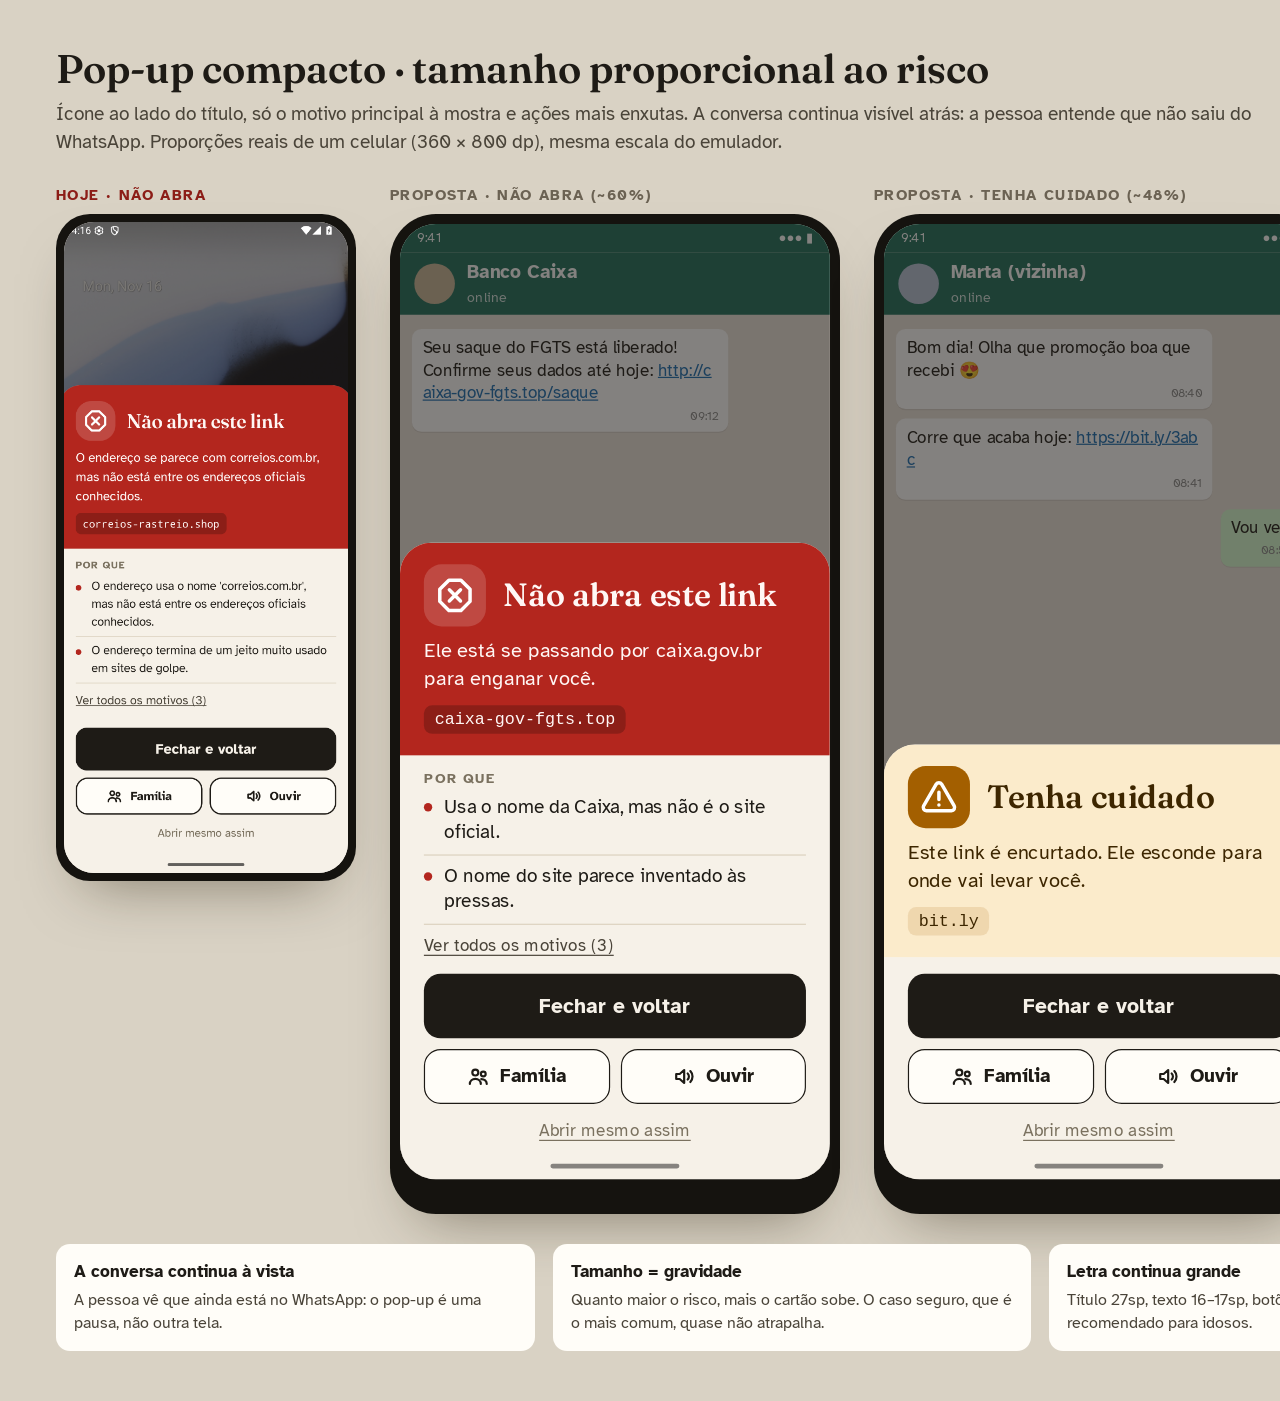
<file: design/mockup-popup-compacto.html>
<!doctype html>
<html lang="pt-BR">
<head>
<meta charset="utf-8">
<title>URL Shield — pop-up compacto</title>
<link href="https://fonts.googleapis.com/css2?family=Atkinson+Hyperlegible:wght@400;700&family=Fraunces:opsz,wght@9..144,600&display=swap" rel="stylesheet">
<style>
  :root {
    --paper: #F6F1E8; --card: #FFFDF8; --ink: #1E1B16; --ink-2: #4A4439; --ink-3: #7A715F; --line: #DCD2BF;
    --safe: #2E6B4E; --safe-bg: #E3EFE6; --safe-ink: #10301F;
    --warn: #A35F00; --warn-bg: #FBEBCB; --warn-ink: #3D2600;
    --danger: #B3261E; --danger-ink: #FFF7F5;
  }
  * { box-sizing: border-box; margin: 0; padding: 0; }
  body { width: 2080px; background: #D9D2C4; font-family: 'Atkinson Hyperlegible', sans-serif; color: var(--ink); padding: 44px 56px 50px; }
  h1 { font-family: 'Fraunces', serif; font-weight: 600; font-size: 40px; }
  .lead { font-size: 19px; color: var(--ink-2); margin: 8px 0 30px; max-width: 1200px; line-height: 1.45; }
  .row { display: flex; gap: 34px; align-items: flex-start; }
  .label { font-size: 15px; font-weight: 700; letter-spacing: 1.4px; text-transform: uppercase; color: #6B6253; margin-bottom: 10px; }
  .label.before { color: #8C1D17; }

  /* telefone em dp reais: 360 x 800, escala 1.25 */
  .phone { width: 450px; height: 1000px; border-radius: 46px; background: #15130F; padding: 10px; box-shadow: 0 30px 60px -30px rgba(40,30,10,.5); }
  .screen { width: 360px; height: 800px; transform: scale(1.194); transform-origin: top left; border-radius: 30px; overflow: hidden; position: relative; background: #ECE5DD; }
  .phone.small { width: 300px; height: 667px; padding: 8px; border-radius: 34px; }
  .phone.small .screen { transform: scale(0.789); border-radius: 30px; }

  /* conversa de exemplo atrás do pop-up */
  .status { height: 24px; background: #1F6F5C; color: #fff; font-size: 11px; display: flex; justify-content: space-between; padding: 5px 14px; }
  .chat-head { height: 52px; background: #1F6F5C; color: #fff; display: flex; align-items: center; gap: 10px; padding: 0 12px; }
  .avatar { width: 34px; height: 34px; border-radius: 50%; background: #CBB89A; }
  .chat-head b { font-size: 16px; display: block; }
  .chat-head span { font-size: 12px; opacity: .8; }
  .msgs { padding: 12px 10px; display: flex; flex-direction: column; gap: 8px; }
  .bubble { max-width: 78%; background: #fff; border-radius: 8px; padding: 7px 9px; font-size: 14px; line-height: 1.35; box-shadow: 0 1px 0 rgba(0,0,0,.08); }
  .bubble.me { align-self: flex-end; background: #D9FDD3; }
  .bubble a { color: #1B6FB5; text-decoration: underline; word-break: break-all; }
  .bubble small { display: block; text-align: right; font-size: 10px; color: #8a8a8a; margin-top: 2px; }

  .scrim { position: absolute; inset: 0; background: rgba(30,27,22,.55); }
  .sheet { position: absolute; left: 0; right: 0; bottom: 0; background: var(--paper); border-radius: 26px 26px 0 0; overflow: hidden; }
  .head { padding: 18px 20px 18px; }
  .title-row { display: flex; gap: 14px; align-items: center; }
  .tile { flex: none; width: 52px; height: 52px; border-radius: 15px; display: grid; place-items: center; }
  .head h2 { font-family: 'Fraunces', serif; font-weight: 600; font-size: 27px; line-height: 1.05; }
  .head p { font-size: 17px; line-height: 1.35; margin-top: 10px; }
  .chip { display: inline-block; margin-top: 10px; font: 14px ui-monospace, Consolas, monospace; padding: 4px 9px; border-radius: 7px; }
  .danger .head { background: var(--danger); color: var(--danger-ink); }
  .danger .tile { background: rgba(255,255,255,.16); }
  .danger .chip { background: rgba(0,0,0,.22); }
  .warn .head { background: var(--warn-bg); color: var(--warn-ink); }
  .warn .tile { background: var(--warn); }
  .warn .chip { background: rgba(163,95,0,.14); }
  .safe .head { background: var(--safe-bg); color: var(--safe-ink); }
  .safe .tile { background: var(--safe); }
  .safe .chip { background: rgba(46,107,78,.14); }

  .body { padding: 12px 20px 0; }
  .why { font-size: 11.5px; font-weight: 700; letter-spacing: 1px; text-transform: uppercase; color: var(--ink-3); }
  .reason { display: flex; gap: 10px; font-size: 16px; line-height: 1.35; padding: 7px 0; border-bottom: 1px solid var(--line); }
  .reason i { flex: none; width: 7px; height: 7px; border-radius: 50%; margin-top: 7px; }
  .more { display: inline-block; font-size: 14.5px; color: var(--ink-2); text-decoration: underline; text-underline-offset: 3px; padding: 8px 0 0; }

  .actions { padding: 14px 20px 10px; display: flex; flex-direction: column; gap: 9px; }
  .btn { height: 54px; border-radius: 14px; display: flex; align-items: center; justify-content: center; gap: 8px; font-weight: 700; font-size: 18px; }
  .btn.ink { background: var(--ink); color: var(--paper); }
  .btn.go { background: var(--safe); color: #fff; }
  .row2 { display: flex; gap: 9px; }
  .btn.sec { flex: 1; height: 46px; font-size: 16px; background: var(--card); border: 1.5px solid var(--ink); }
  .escape { text-align: center; font-size: 14.5px; color: var(--ink-3); text-decoration: underline; text-underline-offset: 3px; padding: 4px 0 0; }
  .navbar { height: 22px; display: grid; place-items: center; }
  .navbar::after { content: ""; width: 108px; height: 4px; border-radius: 2px; background: #2a2a2a; opacity: .55; }

  .before-img { width: 100%; height: 100%; object-fit: cover; display: block; border-radius: 26px; }
  .notes { margin-top: 30px; display: grid; grid-template-columns: repeat(4, 1fr); gap: 18px; }
  .note { background: var(--card); border-radius: 14px; padding: 16px 18px; font-size: 16px; line-height: 1.45; color: var(--ink-2); }
  .note b { display: block; color: var(--ink); font-size: 17px; margin-bottom: 4px; }
</style>
</head>
<body>

<svg width="0" height="0" style="position:absolute">
  <defs>
    <symbol id="stop" viewBox="0 0 24 24"><g fill="none" stroke="#fff" stroke-width="2.2" stroke-linecap="round" stroke-linejoin="round"><path d="M8.2 2.5h7.6l5.7 5.7v7.6l-5.7 5.7H8.2l-5.7-5.7V8.2z"/><path d="M8.5 8.5l7 7M15.5 8.5l-7 7"/></g></symbol>
    <symbol id="warn" viewBox="0 0 24 24"><g fill="none" stroke="#fff" stroke-width="2.2" stroke-linecap="round" stroke-linejoin="round"><path d="M10.3 3.9L2.4 17.5A2 2 0 0 0 4.1 20.5h15.8a2 2 0 0 0 1.7-3L13.7 3.9a2 2 0 0 0-3.4 0z"/><path d="M12 9v4.5M12 17h.01"/></g></symbol>
    <symbol id="ok" viewBox="0 0 24 24"><g fill="none" stroke="#fff" stroke-width="2.4" stroke-linecap="round" stroke-linejoin="round"><circle cx="12" cy="12" r="9.5"/><path d="M7.5 12.5l3 3 6-6.5"/></g></symbol>
    <symbol id="fam" viewBox="0 0 24 24"><g fill="none" stroke="currentColor" stroke-width="2.2" stroke-linecap="round" stroke-linejoin="round"><circle cx="8.5" cy="8" r="3"/><circle cx="16.5" cy="9.5" r="2.4"/><path d="M3 19.5c0-3 2.5-5.2 5.5-5.2s5.5 2.2 5.5 5.2M14.5 14.6c3 .1 5.5 1.9 5.5 4.9"/></g></symbol>
    <symbol id="spk" viewBox="0 0 24 24"><g fill="none" stroke="currentColor" stroke-width="2.2" stroke-linecap="round" stroke-linejoin="round"><path d="M4 9.5h3.5L12 5.5v13l-4.5-4H4z"/><path d="M15.5 9a4.2 4.2 0 0 1 0 6M18.2 6.5a8 8 0 0 1 0 11"/></g></symbol>
    <symbol id="arr" viewBox="0 0 24 24"><path d="M5 12h14M13 6l6 6-6 6" fill="none" stroke="#fff" stroke-width="2.6" stroke-linecap="round" stroke-linejoin="round"/></symbol>
  </defs>
</svg>

<h1>Pop-up compacto · tamanho proporcional ao risco</h1>
<p class="lead">Ícone ao lado do título, só o motivo principal à mostra e ações mais enxutas. A conversa continua visível atrás: a pessoa entende que não saiu do WhatsApp. Proporções reais de um celular (360 × 800 dp), mesma escala do emulador.</p>

<div class="row">
  <div>
    <div class="label before">Hoje · Não abra</div>
    <div class="phone small"><div class="screen" style="transform:none;width:284px;height:651px"><img class="before-img" src="app-emulador/1-nao-abra.png"></div></div>
  </div>

  <!-- ===== NÃO ABRA ===== -->
  <div>
    <div class="label">Proposta · Não abra (~60%)</div>
    <div class="phone"><div class="screen danger">
      <div class="status"><span>9:41</span><span>●●● ▮</span></div>
      <div class="chat-head"><div class="avatar"></div><div><b>Banco Caixa</b><span>online</span></div></div>
      <div class="msgs">
        <div class="bubble">Seu saque do FGTS está liberado! Confirme seus dados até hoje: <a>http://caixa-gov-fgts.top/saque</a><small>09:12</small></div>
      </div>
      <div class="scrim"></div>
      <div class="sheet">
        <div class="head">
          <div class="title-row">
            <div class="tile"><svg width="32" height="32"><use href="#stop"/></svg></div>
            <h2>Não abra este link</h2>
          </div>
          <p>Ele está se passando por caixa.gov.br para enganar você.</p>
          <span class="chip">caixa-gov-fgts.top</span>
        </div>
        <div class="body">
          <div class="why">Por que</div>
          <div class="reason"><i style="background:var(--danger)"></i>Usa o nome da Caixa, mas não é o site oficial.</div>
          <div class="reason"><i style="background:var(--danger)"></i>O nome do site parece inventado às pressas.</div>
          <span class="more">Ver todos os motivos (3)</span>
        </div>
        <div class="actions">
          <div class="btn ink">Fechar e voltar</div>
          <div class="row2">
            <div class="btn sec"><svg width="20" height="20"><use href="#fam"/></svg>Família</div>
            <div class="btn sec"><svg width="20" height="20"><use href="#spk"/></svg>Ouvir</div>
          </div>
          <div class="escape">Abrir mesmo assim</div>
        </div>
        <div class="navbar"></div>
      </div>
    </div></div>
  </div>

  <!-- ===== CUIDADO ===== -->
  <div>
    <div class="label">Proposta · Tenha cuidado (~48%)</div>
    <div class="phone"><div class="screen warn">
      <div class="status"><span>9:41</span><span>●●● ▮</span></div>
      <div class="chat-head"><div class="avatar" style="background:#B7C4D9"></div><div><b>Marta (vizinha)</b><span>online</span></div></div>
      <div class="msgs">
        <div class="bubble">Bom dia! Olha que promoção boa que recebi 😍<small>08:40</small></div>
        <div class="bubble">Corre que acaba hoje: <a>https://bit.ly/3abc</a><small>08:41</small></div>
        <div class="bubble me">Vou ver!<small>08:52</small></div>
      </div>
      <div class="scrim"></div>
      <div class="sheet">
        <div class="head">
          <div class="title-row">
            <div class="tile"><svg width="32" height="32"><use href="#warn"/></svg></div>
            <h2>Tenha cuidado</h2>
          </div>
          <p>Este link é encurtado. Ele esconde para onde vai levar você.</p>
          <span class="chip">bit.ly</span>
        </div>
        <div class="actions">
          <div class="btn ink">Fechar e voltar</div>
          <div class="row2">
            <div class="btn sec"><svg width="20" height="20"><use href="#fam"/></svg>Família</div>
            <div class="btn sec"><svg width="20" height="20"><use href="#spk"/></svg>Ouvir</div>
          </div>
          <div class="escape">Abrir mesmo assim</div>
        </div>
        <div class="navbar"></div>
      </div>
    </div></div>
  </div>

  <!-- ===== PODE ABRIR ===== -->
  <div>
    <div class="label">Proposta · Pode abrir (~38%)</div>
    <div class="phone"><div class="screen safe">
      <div class="status"><span>9:41</span><span>●●● ▮</span></div>
      <div class="chat-head"><div class="avatar" style="background:#C9D9B7"></div><div><b>Filho</b><span>online</span></div></div>
      <div class="msgs">
        <div class="bubble">Mãe, o boleto do cartão está no app do banco. Se preferir, entra por aqui: <a>https://www.itau.com.br</a><small>10:03</small></div>
        <div class="bubble me">Obrigada, filho!<small>10:05</small></div>
        <div class="bubble">Qualquer coisa me liga 😘<small>10:05</small></div>
      </div>
      <div class="scrim"></div>
      <div class="sheet">
        <div class="head">
          <div class="title-row">
            <div class="tile"><svg width="32" height="32"><use href="#ok"/></svg></div>
            <h2>Pode abrir, com atenção</h2>
          </div>
          <p>Site oficial do Itaú. Não achamos sinais de golpe.</p>
          <span class="chip">itau.com.br</span>
        </div>
        <div class="actions">
          <div class="btn go">Abrir site <svg width="20" height="20"><use href="#arr"/></svg></div>
          <div class="row2">
            <div class="btn sec"><svg width="20" height="20"><use href="#fam"/></svg>Família</div>
            <div class="btn sec"><svg width="20" height="20"><use href="#spk"/></svg>Ouvir</div>
          </div>
        </div>
        <div class="navbar"></div>
      </div>
    </div></div>
  </div>
</div>

<div class="notes">
  <div class="note"><b>A conversa continua à vista</b>A pessoa vê que ainda está no WhatsApp: o pop-up é uma pausa, não outra tela.</div>
  <div class="note"><b>Tamanho = gravidade</b>Quanto maior o risco, mais o cartão sobe. O caso seguro, que é o mais comum, quase não atrapalha.</div>
  <div class="note"><b>Letra continua grande</b>Título 27sp, texto 16–17sp, botões de 46–54dp: dentro do recomendado para idosos.</div>
  <div class="note"><b>Nada se perde</b>Os outros motivos ficam a um toque em “Ver todos os motivos”.</div>
</div>
</body>
</html>
</file>
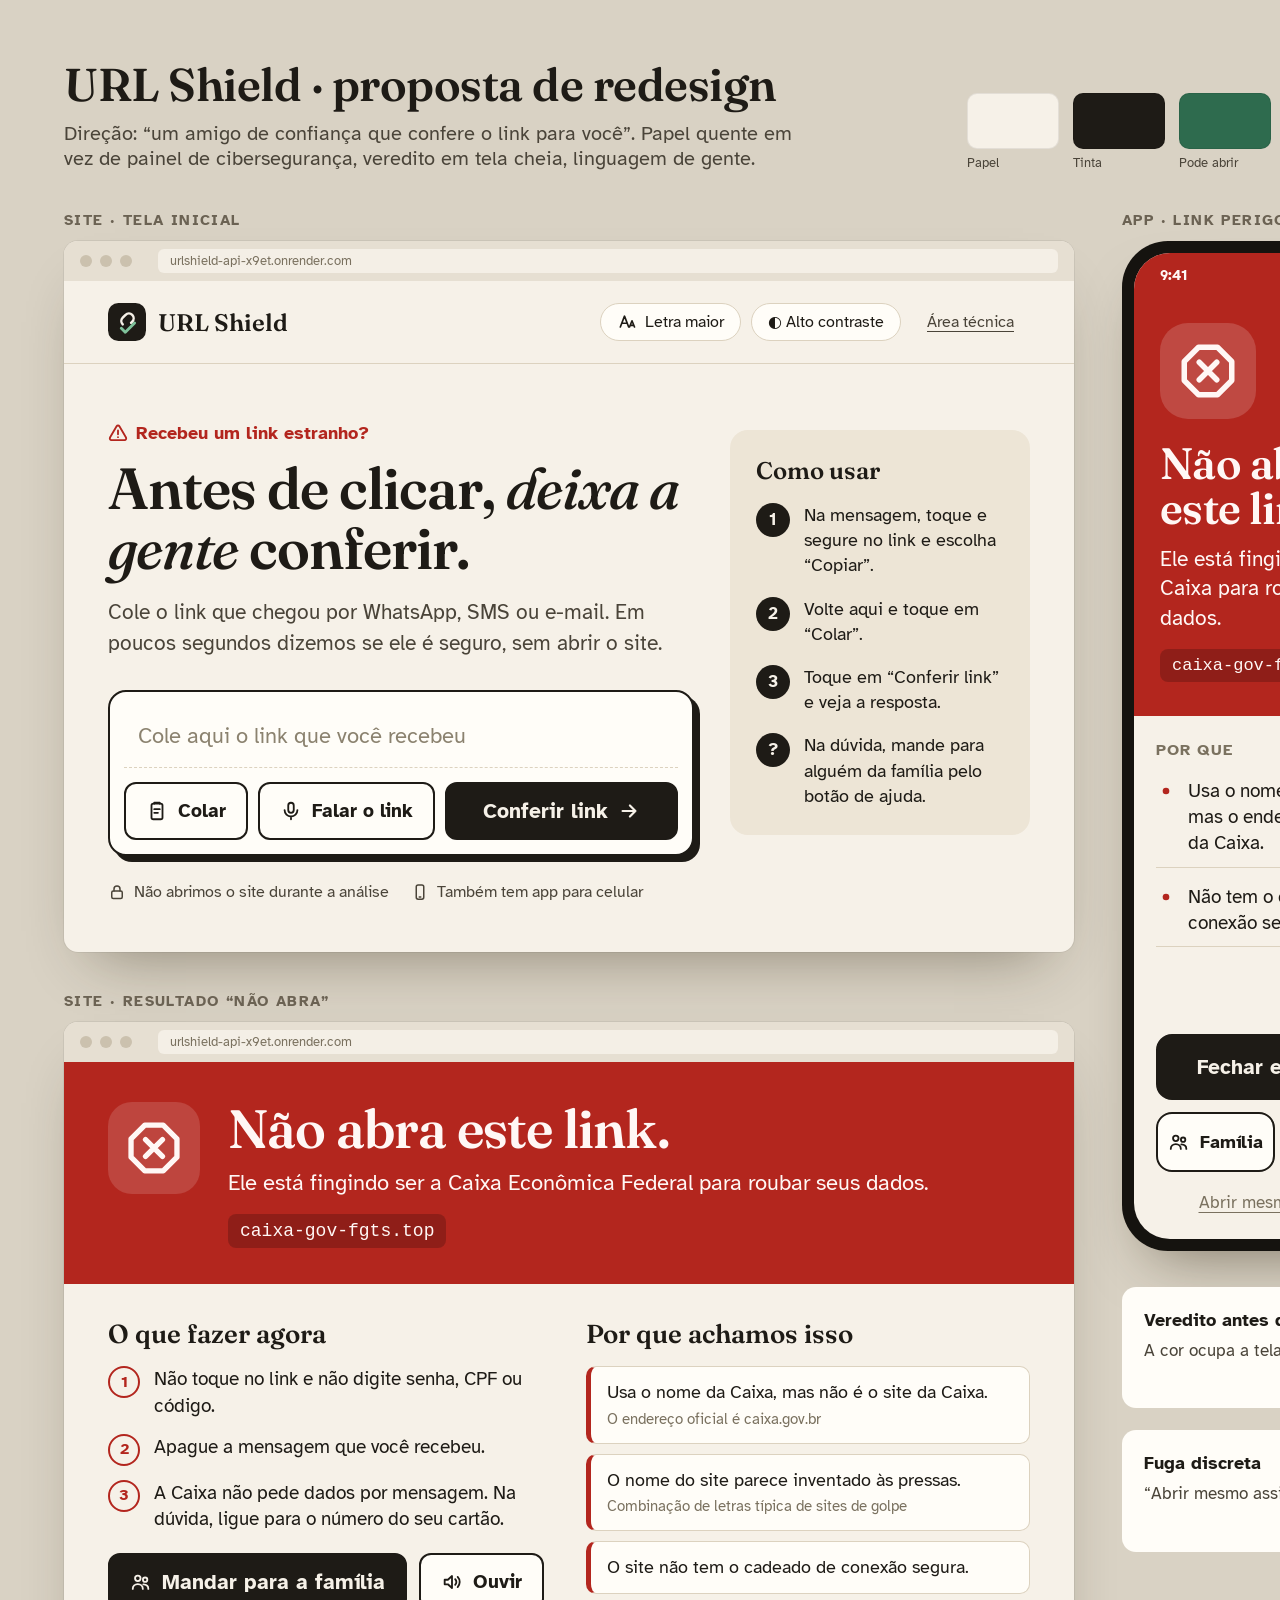
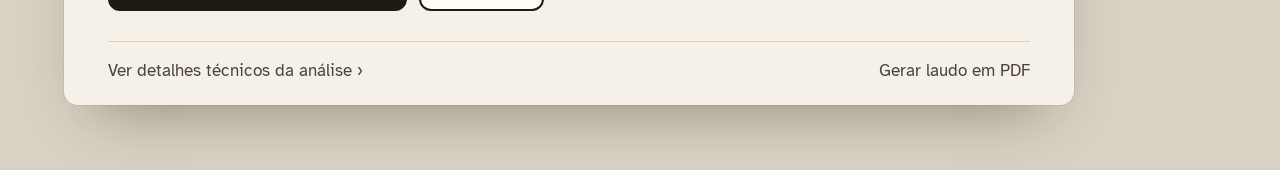
<file: design/mockup-redesign.html>
<!doctype html>
<html lang="pt-BR">
<head>
<meta charset="utf-8">
<title>URL Shield — proposta de redesign</title>
<link rel="preconnect" href="https://fonts.googleapis.com">
<link href="https://fonts.googleapis.com/css2?family=Atkinson+Hyperlegible:wght@400;700&family=Fraunces:opsz,wght@9..144,500;9..144,600;9..144,700&display=swap" rel="stylesheet">
<style>
  :root {
    --paper: #F6F1E8;
    --paper-2: #EDE5D6;
    --card: #FFFDF8;
    --ink: #1E1B16;
    --ink-2: #4A4439;
    --line: #DCD2BF;
    --safe: #2E6B4E;
    --safe-bg: #E3EFE6;
    --warn: #A35F00;
    --warn-bg: #FBEBCB;
    --danger: #B3261E;
    --danger-deep: #8C1D17;
    --danger-bg: #FBE3DF;
    --serif: 'Fraunces', Georgia, serif;
    --sans: 'Atkinson Hyperlegible', system-ui, sans-serif;
  }
  * { box-sizing: border-box; margin: 0; padding: 0; }
  body { width: 2080px; background: #D9D2C4; font-family: var(--sans); color: var(--ink); padding: 56px 64px 64px; }

  /* ---------- prancha ---------- */
  .board-head { display: flex; justify-content: space-between; align-items: flex-end; margin-bottom: 40px; }
  .board-head h1 { font-family: var(--serif); font-size: 46px; font-weight: 600; letter-spacing: -0.5px; }
  .board-head p { font-size: 20px; color: var(--ink-2); margin-top: 8px; max-width: 760px; }
  .swatches { display: flex; gap: 14px; align-items: flex-end; }
  .sw { width: 92px; }
  .sw i { display: block; height: 56px; border-radius: 10px; border: 1px solid rgba(0,0,0,.08); }
  .sw span { display: block; font-size: 13px; margin-top: 6px; color: var(--ink-2); }
  .type-spec { margin-left: 26px; padding-left: 26px; border-left: 1px solid #BDB4A3; }
  .type-spec b { font-family: var(--serif); font-size: 34px; font-weight: 600; display: block; line-height: 1; }
  .type-spec span { font-size: 15px; color: var(--ink-2); }

  .grid { display: grid; grid-template-columns: 1010px 1fr; gap: 48px; }
  .col { display: flex; flex-direction: column; gap: 40px; }
  .label { font-size: 15px; font-weight: 700; letter-spacing: 1.4px; text-transform: uppercase; color: #6B6253; margin-bottom: 12px; }

  /* ---------- janela do navegador ---------- */
  .browser { background: var(--paper); border-radius: 14px; overflow: hidden; box-shadow: 0 30px 60px -30px rgba(40,30,10,.45), 0 0 0 1px rgba(0,0,0,.06); }
  .chrome { height: 40px; background: #E6DFD2; display: flex; align-items: center; gap: 8px; padding: 0 16px; }
  .chrome i { width: 12px; height: 12px; border-radius: 50%; background: #CBC1AE; }
  .chrome .url { margin-left: 18px; flex: 1; height: 24px; background: #F4EFE6; border-radius: 6px; font-size: 13px; color: #7A715F; display: flex; align-items: center; padding-left: 12px; }

  .nav { display: flex; align-items: center; justify-content: space-between; padding: 22px 44px; border-bottom: 1px solid var(--line); }
  .brand { display: flex; align-items: center; gap: 12px; font-family: var(--serif); font-size: 24px; font-weight: 600; }
  .nav-tools { display: flex; gap: 10px; align-items: center; font-size: 16px; }
  .chip { border: 1.5px solid var(--line); border-radius: 999px; padding: 8px 16px; display: flex; gap: 8px; align-items: center; background: var(--card); }
  .chip.text { border: none; background: none; text-decoration: underline; text-underline-offset: 4px; color: var(--ink-2); }

  /* home */
  .home { padding: 58px 44px 50px; display: grid; grid-template-columns: 1fr 300px; gap: 36px; }
  .eyebrow { font-size: 18px; font-weight: 700; color: var(--danger); margin-bottom: 14px; display: flex; gap: 8px; align-items: center; }
  .home h2 { font-family: var(--serif); font-size: 58px; line-height: 1.04; font-weight: 600; letter-spacing: -1px; }
  .home h2 em { font-style: italic; font-weight: 500; }
  .home .lead { font-size: 21px; line-height: 1.5; color: var(--ink-2); margin: 18px 0 30px; max-width: 560px; }
  .checker { background: var(--card); border: 2px solid var(--ink); border-radius: 18px; padding: 14px; box-shadow: 6px 6px 0 var(--ink); }
  .checker .field { font-size: 22px; color: #8B826F; padding: 16px 14px 18px; border-bottom: 1.5px dashed var(--line); }
  .checker .row { display: flex; gap: 10px; padding-top: 14px; }
  .btn { display: inline-flex; align-items: center; justify-content: center; gap: 10px; font-family: var(--sans); font-weight: 700; font-size: 19px; border-radius: 12px; padding: 0 20px; height: 58px; border: 2px solid var(--ink); background: var(--card); color: var(--ink); white-space: nowrap; }
  .btn.primary { background: var(--ink); color: var(--paper); flex: 1; font-size: 21px; }
  .steps { background: var(--paper-2); border-radius: 18px; padding: 26px; align-self: start; margin-top: 8px; }
  .steps h3 { font-family: var(--serif); font-size: 24px; font-weight: 600; margin-bottom: 18px; }
  .step { display: flex; gap: 14px; margin-bottom: 18px; font-size: 18px; line-height: 1.4; }
  .step b { flex: none; width: 34px; height: 34px; border-radius: 50%; background: var(--ink); color: var(--paper); display: grid; place-items: center; font-size: 17px; }
  .trust { display: flex; gap: 22px; margin-top: 26px; font-size: 16px; color: var(--ink-2); }
  .trust span { display: flex; gap: 8px; align-items: center; }

  /* resultado no site */
  .verdict { background: var(--danger); color: #FFF7F5; padding: 40px 44px 36px; display: flex; gap: 28px; align-items: flex-start; }
  .verdict .big-icon { flex: none; width: 92px; height: 92px; border-radius: 24px; background: rgba(255,255,255,.14); display: grid; place-items: center; }
  .verdict h2 { font-family: var(--serif); font-size: 54px; font-weight: 600; line-height: 1; letter-spacing: -0.8px; }
  .verdict p { font-size: 22px; margin-top: 12px; line-height: 1.4; }
  .domain { display: inline-flex; gap: 8px; align-items: center; margin-top: 16px; background: rgba(0,0,0,.2); border-radius: 8px; padding: 7px 12px; font-size: 18px; font-family: ui-monospace, Consolas, monospace; }
  .result-body { padding: 34px 44px 30px; display: grid; grid-template-columns: 1fr 1fr; gap: 34px; }
  .result-body h3 { font-family: var(--serif); font-size: 26px; font-weight: 600; margin-bottom: 16px; }
  .todo { list-style: none; }
  .todo li { display: flex; gap: 14px; font-size: 19px; line-height: 1.4; margin-bottom: 14px; }
  .todo li b { flex: none; width: 32px; height: 32px; border-radius: 50%; border: 2px solid var(--danger); color: var(--danger); display: grid; place-items: center; font-size: 16px; }
  .why { list-style: none; }
  .why li { background: var(--card); border: 1.5px solid var(--line); border-left: 5px solid var(--danger); border-radius: 10px; padding: 13px 16px; font-size: 18px; line-height: 1.4; margin-bottom: 10px; }
  .why li small { display: block; color: #7A715F; font-size: 15px; margin-top: 3px; }
  .actions { display: flex; gap: 12px; margin-top: 20px; }
  .result-foot { border-top: 1px solid var(--line); margin: 0 44px; padding: 18px 0 24px; display: flex; justify-content: space-between; font-size: 17px; color: var(--ink-2); }
  .result-foot a { color: var(--ink-2); text-underline-offset: 4px; }

  /* ---------- celulares ---------- */
  .phones { display: flex; gap: 22px; }
  .phone-wrap { flex: 1; min-width: 0; }
  .phone { width: 100%; height: 1010px; border-radius: 46px; background: #15130F; padding: 12px; box-shadow: 0 30px 60px -30px rgba(40,30,10,.55); }
  .screen { height: 100%; border-radius: 36px; overflow: hidden; background: var(--paper); display: flex; flex-direction: column; }
  .status-bar { height: 44px; display: flex; justify-content: space-between; align-items: center; padding: 0 26px; font-size: 15px; font-weight: 700; }
  .p-top { padding: 26px 26px 34px; display: flex; flex-direction: column; gap: 14px; }
  .p-top .p-icon { width: 96px; height: 96px; border-radius: 28px; display: grid; place-items: center; margin-bottom: 8px; }
  .p-top h2 { font-family: var(--serif); font-size: 44px; font-weight: 600; line-height: 1.02; letter-spacing: -0.6px; }
  .p-top p { font-size: 21px; line-height: 1.4; }
  .p-top .domain { margin-top: 2px; font-size: 17px; }
  .danger .p-top, .danger .status-bar { background: var(--danger); color: #FFF7F5; }
  .warn .p-top, .warn .status-bar { background: var(--warn-bg); color: #3D2600; }
  .warn .p-top .domain { background: rgba(163,95,0,.14); }
  .safe .p-top, .safe .status-bar { background: var(--safe-bg); color: #10301F; }
  .safe .p-top .domain { background: rgba(46,107,78,.14); }
  .danger .p-icon { background: rgba(255,255,255,.16); }
  .warn .p-icon { background: var(--warn); }
  .safe .p-icon { background: var(--safe); }
  .p-body { flex: 1; padding: 24px 22px 22px; display: flex; flex-direction: column; gap: 12px; }
  .p-body h4 { font-size: 16px; font-weight: 700; letter-spacing: 1px; text-transform: uppercase; color: #7A715F; margin-bottom: 2px; }
  .reason { display: flex; gap: 12px; font-size: 19px; line-height: 1.38; padding: 4px 0 10px; border-bottom: 1px solid var(--line); }
  .reason svg { flex: none; margin-top: 3px; }
  .p-actions { margin-top: auto; display: flex; flex-direction: column; gap: 12px; }
  .p-actions .btn { flex: none; width: 100%; height: 66px; font-size: 21px; border-radius: 16px; }
  .p-actions .btn.primary.go { background: var(--safe); border-color: var(--safe); color: #fff; }
  .row2 { display: flex; gap: 10px; }
  .row2 .btn { flex: 1; height: 60px; font-size: 18px; padding: 0 10px; }
  .escape { text-align: center; font-size: 17px; color: #7A715F; text-decoration: underline; text-underline-offset: 4px; padding: 8px 0 4px; }
  .offline-note { font-size: 15px; color: #7A715F; display: flex; gap: 8px; align-items: center; }

  .notes { margin-top: 36px; display: grid; grid-template-columns: repeat(2, 1fr); gap: 22px; }
  .note { background: var(--card); border-radius: 14px; padding: 20px 22px; font-size: 17px; line-height: 1.45; color: var(--ink-2); }
  .note b { display: block; color: var(--ink); font-size: 18px; margin-bottom: 6px; }
</style>
</head>
<body>

<svg width="0" height="0" style="position:absolute">
  <defs>
    <symbol id="logo" viewBox="0 0 40 40"><rect width="40" height="40" rx="11" fill="#1E1B16"/><path d="M15.5 22.5a5 5 0 0 1 0-7.07l3-3a5 5 0 0 1 7.07 7.07l-1.3 1.3" fill="none" stroke="#F6F1E8" stroke-width="2.6" stroke-linecap="round"/><path d="M14 26.5l4.2 4.2L28 21" fill="none" stroke="#7FC29B" stroke-width="3" stroke-linecap="round" stroke-linejoin="round"/></symbol>
    <symbol id="i-mic" viewBox="0 0 24 24"><g fill="none" stroke="currentColor" stroke-width="2" stroke-linecap="round" stroke-linejoin="round"><rect x="9" y="3" width="6" height="11" rx="3"/><path d="M5 11a7 7 0 0 0 14 0M12 18v3"/></g></symbol>
    <symbol id="i-paste" viewBox="0 0 24 24"><g fill="none" stroke="currentColor" stroke-width="2" stroke-linecap="round" stroke-linejoin="round"><rect x="6" y="4" width="12" height="17" rx="2"/><path d="M9 4V3h6v1M9 10h6M9 14h4"/></g></symbol>
    <symbol id="i-arrow" viewBox="0 0 24 24"><path d="M5 12h14M13 6l6 6-6 6" fill="none" stroke="currentColor" stroke-width="2.4" stroke-linecap="round" stroke-linejoin="round"/></symbol>
    <symbol id="i-stop" viewBox="0 0 24 24"><g fill="none" stroke="currentColor" stroke-width="2.2" stroke-linecap="round" stroke-linejoin="round"><path d="M8.2 2.5h7.6l5.7 5.7v7.6l-5.7 5.7H8.2l-5.7-5.7V8.2z"/><path d="M8.5 8.5l7 7M15.5 8.5l-7 7"/></g></symbol>
    <symbol id="i-warn" viewBox="0 0 24 24"><g fill="none" stroke="currentColor" stroke-width="2.2" stroke-linecap="round" stroke-linejoin="round"><path d="M10.3 3.9L2.4 17.5A2 2 0 0 0 4.1 20.5h15.8a2 2 0 0 0 1.7-3L13.7 3.9a2 2 0 0 0-3.4 0z"/><path d="M12 9v4.5M12 17h.01"/></g></symbol>
    <symbol id="i-ok" viewBox="0 0 24 24"><g fill="none" stroke="currentColor" stroke-width="2.4" stroke-linecap="round" stroke-linejoin="round"><circle cx="12" cy="12" r="9.5"/><path d="M7.5 12.5l3 3 6-6.5"/></g></symbol>
    <symbol id="i-speaker" viewBox="0 0 24 24"><g fill="none" stroke="currentColor" stroke-width="2" stroke-linecap="round" stroke-linejoin="round"><path d="M4 9.5h3.5L12 5.5v13l-4.5-4H4z"/><path d="M15.5 9a4.2 4.2 0 0 1 0 6M18.2 6.5a8 8 0 0 1 0 11"/></g></symbol>
    <symbol id="i-family" viewBox="0 0 24 24"><g fill="none" stroke="currentColor" stroke-width="2" stroke-linecap="round" stroke-linejoin="round"><circle cx="8.5" cy="8" r="3"/><circle cx="16.5" cy="9.5" r="2.4"/><path d="M3 19.5c0-3 2.5-5.2 5.5-5.2s5.5 2.2 5.5 5.2M14.5 14.6c3 .1 5.5 1.9 5.5 4.9"/></g></symbol>
    <symbol id="i-dot" viewBox="0 0 24 24"><circle cx="12" cy="12" r="4" fill="currentColor"/></symbol>
    <symbol id="i-lock" viewBox="0 0 24 24"><g fill="none" stroke="currentColor" stroke-width="2" stroke-linecap="round"><rect x="5" y="10.5" width="14" height="10" rx="2"/><path d="M8 10.5V8a4 4 0 0 1 8 0v2.5"/></g></symbol>
    <symbol id="i-phone" viewBox="0 0 24 24"><g fill="none" stroke="currentColor" stroke-width="2" stroke-linecap="round"><rect x="7" y="2.5" width="10" height="19" rx="2.5"/><path d="M11 18.5h2"/></g></symbol>
    <symbol id="i-text" viewBox="0 0 24 24"><path d="M4 18L9 5l5 13M5.8 13.5h6.4M15 18l3-7.5 3 7.5M15.9 16h4.2" fill="none" stroke="currentColor" stroke-width="2" stroke-linecap="round" stroke-linejoin="round"/></symbol>
  </defs>
</svg>

<header class="board-head">
  <div>
    <h1>URL Shield · proposta de redesign</h1>
    <p>Direção: “um amigo de confiança que confere o link para você”. Papel quente em vez de painel de cibersegurança, veredito em tela cheia, linguagem de gente.</p>
  </div>
  <div class="swatches">
    <div class="sw"><i style="background:#F6F1E8"></i><span>Papel</span></div>
    <div class="sw"><i style="background:#1E1B16"></i><span>Tinta</span></div>
    <div class="sw"><i style="background:#2E6B4E"></i><span>Pode abrir</span></div>
    <div class="sw"><i style="background:#A35F00"></i><span>Cuidado</span></div>
    <div class="sw"><i style="background:#B3261E"></i><span>Não abra</span></div>
    <div class="type-spec"><b>Fraunces</b><span>títulos, com calor humano</span></div>
    <div class="type-spec"><b style="font-family:var(--sans);font-weight:700">Atkinson</b><span>Hyperlegible: feita para baixa visão</span></div>
  </div>
</header>

<div class="grid">
  <!-- ================= SITE ================= -->
  <div class="col">
    <section>
      <div class="label">Site · tela inicial</div>
      <div class="browser">
        <div class="chrome"><i></i><i></i><i></i><div class="url">urlshield-api-x9et.onrender.com</div></div>
        <nav class="nav">
          <div class="brand"><svg width="38" height="38"><use href="#logo"/></svg>URL Shield</div>
          <div class="nav-tools">
            <span class="chip"><svg width="20" height="20"><use href="#i-text"/></svg>Letra maior</span>
            <span class="chip">◐ Alto contraste</span>
            <span class="chip text">Área técnica</span>
          </div>
        </nav>
        <div class="home">
          <div>
            <div class="eyebrow"><svg width="20" height="20"><use href="#i-warn"/></svg>Recebeu um link estranho?</div>
            <h2>Antes de clicar, <em>deixa a gente</em> conferir.</h2>
            <p class="lead">Cole o link que chegou por WhatsApp, SMS ou e-mail. Em poucos segundos dizemos se ele é seguro, sem abrir o site.</p>
            <div class="checker">
              <div class="field">Cole aqui o link que você recebeu</div>
              <div class="row">
                <span class="btn"><svg width="22" height="22"><use href="#i-paste"/></svg>Colar</span>
                <span class="btn"><svg width="22" height="22"><use href="#i-mic"/></svg>Falar o link</span>
                <span class="btn primary">Conferir link <svg width="22" height="22"><use href="#i-arrow"/></svg></span>
              </div>
            </div>
            <div class="trust">
              <span><svg width="18" height="18"><use href="#i-lock"/></svg>Não abrimos o site durante a análise</span>
              <span><svg width="18" height="18"><use href="#i-phone"/></svg>Também tem app para celular</span>
            </div>
          </div>
          <aside class="steps">
            <h3>Como usar</h3>
            <div class="step"><b>1</b>Na mensagem, toque e segure no link e escolha “Copiar”.</div>
            <div class="step"><b>2</b>Volte aqui e toque em “Colar”.</div>
            <div class="step"><b>3</b>Toque em “Conferir link” e veja a resposta.</div>
            <div class="step" style="margin:0"><b>?</b>Na dúvida, mande para alguém da família pelo botão de ajuda.</div>
          </aside>
        </div>
      </div>
    </section>

    <section>
      <div class="label">Site · resultado “Não abra”</div>
      <div class="browser">
        <div class="chrome"><i></i><i></i><i></i><div class="url">urlshield-api-x9et.onrender.com</div></div>
        <div class="verdict">
          <div class="big-icon"><svg width="58" height="58"><use href="#i-stop"/></svg></div>
          <div>
            <h2>Não abra este link.</h2>
            <p>Ele está fingindo ser a Caixa Econômica Federal para roubar seus dados.</p>
            <span class="domain">caixa-gov-fgts.top</span>
          </div>
        </div>
        <div class="result-body">
          <div>
            <h3>O que fazer agora</h3>
            <ol class="todo">
              <li><b>1</b>Não toque no link e não digite senha, CPF ou código.</li>
              <li><b>2</b>Apague a mensagem que você recebeu.</li>
              <li><b>3</b>A Caixa não pede dados por mensagem. Na dúvida, ligue para o número do seu cartão.</li>
            </ol>
            <div class="actions">
              <span class="btn primary" style="flex:none"><svg width="22" height="22"><use href="#i-family"/></svg>Mandar para a família</span>
              <span class="btn"><svg width="22" height="22"><use href="#i-speaker"/></svg>Ouvir</span>
            </div>
          </div>
          <div>
            <h3>Por que achamos isso</h3>
            <ul class="why">
              <li>Usa o nome da Caixa, mas não é o site da Caixa.<small>O endereço oficial é caixa.gov.br</small></li>
              <li>O nome do site parece inventado às pressas.<small>Combinação de letras típica de sites de golpe</small></li>
              <li>O site não tem o cadeado de conexão segura.</li>
            </ul>
          </div>
        </div>
        <div class="result-foot">
          <a>Ver detalhes técnicos da análise ›</a>
          <a>Gerar laudo em PDF</a>
        </div>
      </div>
    </section>
  </div>

  <!-- ================= APP ================= -->
  <div>
    <div class="phones">
      <div class="phone-wrap">
        <div class="label">App · link perigoso</div>
        <div class="phone"><div class="screen danger">
          <div class="status-bar"><span>9:41</span><span>●●● ▮</span></div>
          <div class="p-top">
            <div class="p-icon"><svg width="60" height="60"><use href="#i-stop"/></svg></div>
            <h2>Não abra este link</h2>
            <p>Ele está fingindo ser a Caixa para roubar seus dados.</p>
            <span class="domain">caixa-gov-fgts.top</span>
          </div>
          <div class="p-body">
            <h4>Por que</h4>
            <div class="reason"><svg width="20" height="20" style="color:var(--danger)"><use href="#i-dot"/></svg>Usa o nome da Caixa, mas o endereço não é da Caixa.</div>
            <div class="reason"><svg width="20" height="20" style="color:var(--danger)"><use href="#i-dot"/></svg>Não tem o cadeado de conexão segura.</div>
            <div class="p-actions">
              <span class="btn primary">Fechar e voltar</span>
              <div class="row2">
                <span class="btn"><svg width="22" height="22"><use href="#i-family"/></svg>Família</span>
                <span class="btn"><svg width="22" height="22"><use href="#i-speaker"/></svg>Ouvir</span>
              </div>
              <span class="escape">Abrir mesmo assim</span>
            </div>
          </div>
        </div></div>
      </div>

      <div class="phone-wrap">
        <div class="label">App · cuidado</div>
        <div class="phone"><div class="screen warn">
          <div class="status-bar"><span>9:41</span><span>●●● ▮</span></div>
          <div class="p-top">
            <div class="p-icon" style="color:#fff"><svg width="58" height="58"><use href="#i-warn"/></svg></div>
            <h2>Tenha cuidado</h2>
            <p>Este é um link encurtado. Ele esconde para onde vai levar você.</p>
            <span class="domain">bit.ly/3abc</span>
          </div>
          <div class="p-body">
            <h4>Antes de abrir</h4>
            <div class="reason"><svg width="20" height="20" style="color:var(--warn)"><use href="#i-dot"/></svg>Só abra se você esperava receber este link.</div>
            <div class="reason"><svg width="20" height="20" style="color:var(--warn)"><use href="#i-dot"/></svg>Não digite senha nem dados do banco nele.</div>
            <div class="p-actions">
              <span class="btn primary">Fechar e voltar</span>
              <div class="row2">
                <span class="btn"><svg width="22" height="22"><use href="#i-family"/></svg>Família</span>
                <span class="btn"><svg width="22" height="22"><use href="#i-speaker"/></svg>Ouvir</span>
              </div>
              <span class="escape">Abrir mesmo assim</span>
            </div>
          </div>
        </div></div>
      </div>

      <div class="phone-wrap">
        <div class="label">App · pode abrir</div>
        <div class="phone"><div class="screen safe">
          <div class="status-bar"><span>9:41</span><span>●●● ▮</span></div>
          <div class="p-top">
            <div class="p-icon" style="color:#fff"><svg width="60" height="60"><use href="#i-ok"/></svg></div>
            <h2>Pode abrir, com atenção</h2>
            <p>Este é o site oficial do Itaú. Não achamos sinais de golpe.</p>
            <span class="domain">itau.com.br</span>
          </div>
          <div class="p-body">
            <h4>Lembre sempre</h4>
            <div class="reason"><svg width="20" height="20" style="color:var(--safe)"><use href="#i-dot"/></svg>Nenhum banco pede sua senha por mensagem.</div>
            <div class="reason"><svg width="20" height="20" style="color:var(--safe)"><use href="#i-dot"/></svg>Se pedirem dinheiro com pressa, desconfie.</div>
            <div class="p-actions">
              <span class="btn primary go">Abrir site <svg width="22" height="22"><use href="#i-arrow"/></svg></span>
              <div class="row2">
                <span class="btn"><svg width="22" height="22"><use href="#i-family"/></svg>Família</span>
                <span class="btn"><svg width="22" height="22"><use href="#i-speaker"/></svg>Ouvir</span>
              </div>
              <span class="offline-note"><svg width="16" height="16"><use href="#i-phone"/></svg>Conferido no celular · servidor indisponível</span>
            </div>
          </div>
        </div></div>
      </div>
    </div>

    <div class="notes">
      <div class="note"><b>Veredito antes de tudo</b>A cor ocupa a tela inteira: dá para entender sem ler.</div>
      <div class="note"><b>Sem porcentagem</b>“70%” confunde. O número vai para a área técnica e o laudo.</div>
      <div class="note"><b>Fuga discreta</b>“Abrir mesmo assim” vira link de texto, não um botão.</div>
      <div class="note"><b>Ícones desenhados</b>SVG próprio no lugar de emoji: igual em qualquer celular.</div>
    </div>
  </div>
</div>
</body>
</html>
</file>
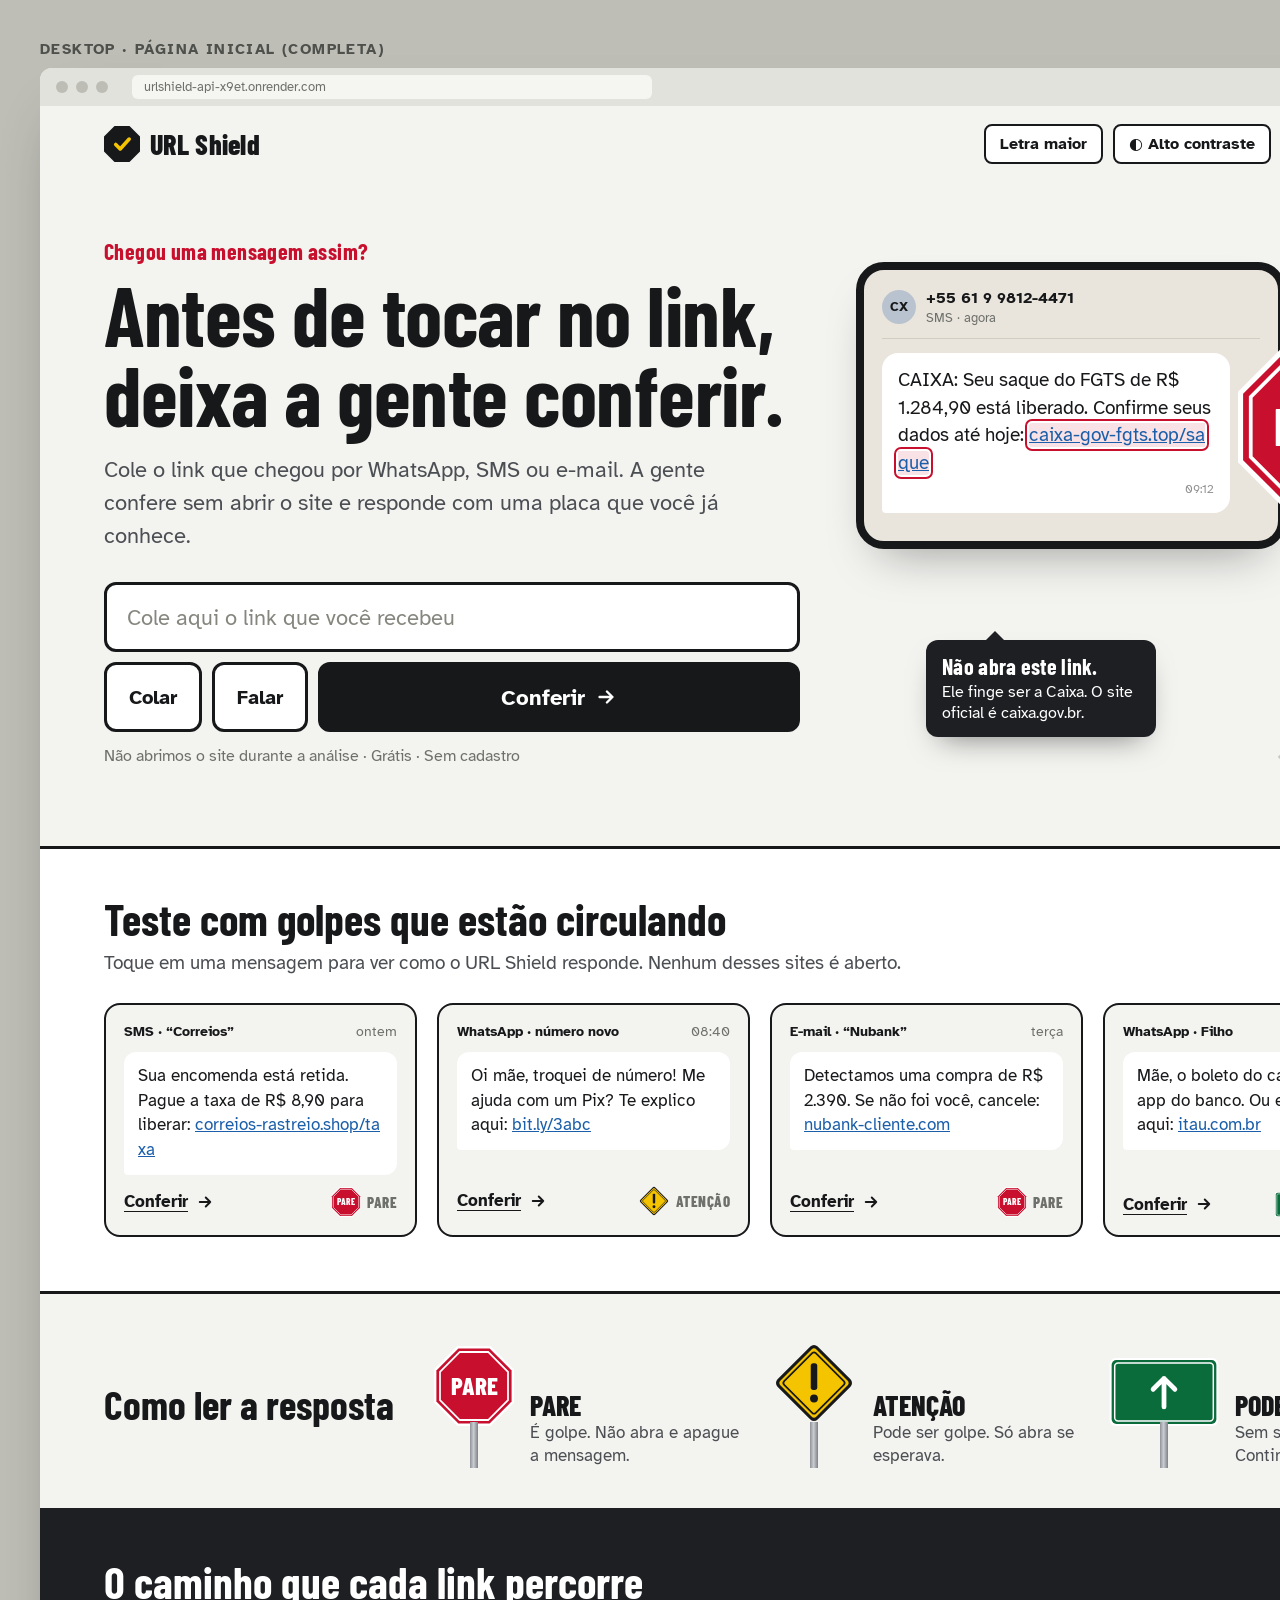
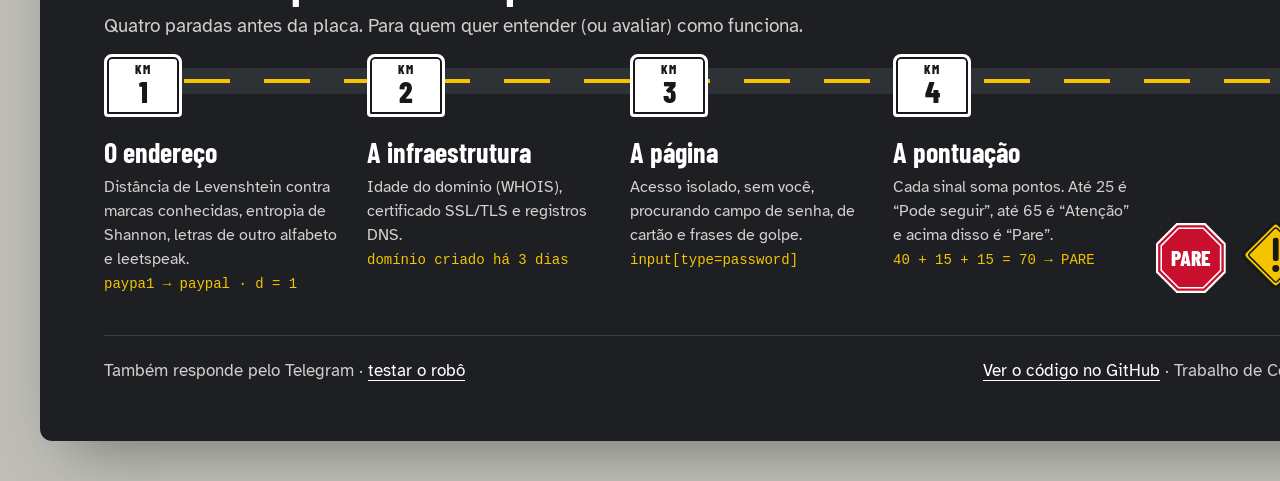
<file: design/mockup-site-v2.html>
<!doctype html>
<html lang="pt-BR">
<head>
<meta charset="utf-8">
<title>URL Shield — site v2</title>
<link href="https://fonts.googleapis.com/css2?family=Atkinson+Hyperlegible:wght@400;700&family=Barlow+Condensed:wght@600;700;800&display=swap" rel="stylesheet">
<style>
  :root {
    --asphalt: #1D1F22; --asphalt-2: #2A2D31; --page: #F3F3F0; --card: #FFFFFF;
    --ink: #17181A; --ink-2: #4B4E53; --ink-3: #6E706B; --line: #D6D6D0;
    --stop: #C8102E; --yellow: #F5C400; --green: #0A6B3B;
    --cond: 'Barlow Condensed', 'Arial Narrow', sans-serif;
    --sans: 'Atkinson Hyperlegible', system-ui, sans-serif;
  }
  * { box-sizing: border-box; margin: 0; padding: 0; }
  body { width: 2080px; background: #BEBEB7; font-family: var(--sans); color: var(--ink); padding: 40px; display: flex; gap: 40px; align-items: flex-start; }
  .label { font-size: 15px; font-weight: 700; letter-spacing: 1.4px; text-transform: uppercase; color: #4E504B; margin-bottom: 10px; }

  /* ---------- página desktop ---------- */
  .desk { width: 1440px; background: var(--page); border-radius: 12px; overflow: hidden; box-shadow: 0 30px 60px -30px rgba(0,0,0,.45); }
  .chrome { height: 38px; background: #E2E2DD; display: flex; align-items: center; gap: 8px; padding: 0 16px; }
  .chrome i { width: 12px; height: 12px; border-radius: 50%; background: #BDBDB6; }
  .chrome .url { margin-left: 16px; width: 520px; height: 24px; background: #F5F5F2; border-radius: 6px; font-size: 13px; color: #6E706B; display: flex; align-items: center; padding-left: 12px; }

  .nav { display: flex; justify-content: space-between; align-items: center; padding: 18px 64px; }
  .brand { display: flex; align-items: center; gap: 10px; font-family: var(--cond); font-weight: 800; font-size: 28px; letter-spacing: .3px; }
  .tools { display: flex; gap: 10px; align-items: center; font-size: 16px; }
  .tool { border: 2px solid var(--ink); border-radius: 8px; padding: 8px 14px; font-weight: 700; background: var(--card); }
  .tool.link { border: none; background: none; font-weight: 400; color: var(--ink-2); text-decoration: underline; text-underline-offset: 4px; }

  /* hero: um golpe de verdade, com a placa fincada no link */
  .hero { display: grid; grid-template-columns: 1fr 560px; gap: 56px; padding: 40px 64px 64px; align-items: center; }
  .kicker { font-family: var(--cond); font-weight: 700; font-size: 22px; color: var(--stop); letter-spacing: .4px; }
  .hero h1 { font-family: var(--cond); font-weight: 700; font-size: 84px; line-height: .95; letter-spacing: -.5px; margin-top: 10px; }
  .hero .lead { font-size: 22px; line-height: 1.5; color: var(--ink-2); margin: 20px 0 30px; max-width: 620px; }
  .checker { display: flex; gap: 10px; flex-wrap: wrap; }
  .field { flex: 1 1 100%; height: 70px; border: 3px solid var(--ink); border-radius: 12px; background: var(--card); font-size: 22px; color: #85877F; display: flex; align-items: center; padding: 0 20px; }
  .btn { height: 70px; padding: 0 22px; border: 3px solid var(--ink); border-radius: 12px; background: var(--card); font-weight: 700; font-size: 20px; display: inline-flex; align-items: center; gap: 10px; white-space: nowrap; }
  .btn.primary { background: var(--ink); color: #fff; font-size: 22px; flex: 1; justify-content: center; }
  .trust { margin-top: 14px; font-size: 16px; color: var(--ink-3); }

  .scene { position: relative; height: 560px; }
  .phone-msg { position: absolute; left: 0; top: 40px; width: 430px; background: #E9E4DC; border-radius: 28px; padding: 18px 18px 28px; box-shadow: 0 24px 50px -24px rgba(0,0,0,.4); border: 8px solid #17181A; }
  .msg-head { display: flex; align-items: center; gap: 10px; padding-bottom: 12px; border-bottom: 1px solid #D3CCC0; margin-bottom: 14px; font-size: 15px; }
  .msg-head .av { width: 34px; height: 34px; border-radius: 50%; background: #B9C3CF; display: grid; place-items: center; font-weight: 700; font-size: 13px; }
  .msg-head b { display: block; font-size: 16px; }
  .msg-head small { color: #6E706B; }
  .sms { background: #fff; border-radius: 16px 16px 16px 4px; padding: 14px 16px; font-size: 19px; line-height: 1.45; max-width: 92%; }
  .sms .lnk { color: #1B5FAA; text-decoration: underline; word-break: break-all; position: relative; background: rgba(200,16,46,.12); outline: 2px solid var(--stop); outline-offset: 2px; border-radius: 3px; }
  .sms small { display: block; text-align: right; color: #8E8E8E; font-size: 12px; margin-top: 4px; }
  .sms.second { margin-top: 10px; max-width: 70%; }
  .post-sign { position: absolute; right: 8px; top: 120px; display: flex; flex-direction: column; align-items: center; }
  .post-sign .pole { width: 14px; height: 250px; background: linear-gradient(90deg, #8F9399, #C9CCD0 45%, #7D8187); border-radius: 3px; margin-top: -6px; }
  .post-sign .base { width: 90px; height: 14px; border-radius: 50%; background: rgba(0,0,0,.18); margin-top: -6px; }
  .callout { position: absolute; left: 70px; top: 418px; background: var(--asphalt); color: #fff; border-radius: 12px; padding: 12px 16px; font-size: 16px; line-height: 1.35; width: 230px; box-shadow: 0 14px 30px -14px rgba(0,0,0,.5); }
  .callout b { font-family: var(--cond); font-size: 22px; letter-spacing: .3px; display: block; }
  .callout::after { content: ""; position: absolute; left: 60px; top: -9px; border: 9px solid transparent; border-bottom-color: var(--asphalt); border-top: 0; }

  /* golpes reais para testar */
  .examples { background: var(--card); border-top: 3px solid var(--ink); border-bottom: 3px solid var(--ink); padding: 48px 64px 54px; }
  .sec-title { font-family: var(--cond); font-weight: 700; font-size: 44px; line-height: 1; }
  .sec-lead { font-size: 19px; color: var(--ink-2); margin: 10px 0 28px; }
  .ex-row { display: grid; grid-template-columns: repeat(4, 1fr); gap: 20px; }
  .ex { border: 2px solid var(--ink); border-radius: 16px; padding: 18px; background: var(--page); display: flex; flex-direction: column; gap: 12px; position: relative; }
  .ex-from { font-size: 14px; color: var(--ink-3); display: flex; justify-content: space-between; }
  .ex-from b { color: var(--ink); }
  .ex-text { font-size: 17px; line-height: 1.45; background: #fff; border-radius: 12px 12px 12px 4px; padding: 12px 14px; }
  .ex-text u { color: #1B5FAA; word-break: break-all; }
  .ex-foot { display: flex; align-items: center; justify-content: space-between; margin-top: auto; }
  .ex-try { font-weight: 700; font-size: 17px; display: inline-flex; gap: 8px; align-items: center; text-decoration: underline; text-underline-offset: 4px; }
  .ex-sign { font-family: var(--cond); font-weight: 800; font-size: 15px; letter-spacing: .5px; display: inline-flex; align-items: center; gap: 6px; color: var(--ink-3); }

  /* como ler: placas fincadas */
  .legend { padding: 46px 64px 40px; display: grid; grid-template-columns: 300px repeat(3, 1fr); gap: 30px; align-items: end; }
  .legend .sec-title { font-size: 40px; align-self: center; }
  .lg { display: flex; gap: 16px; align-items: flex-end; }
  .lg-sign { display: flex; flex-direction: column; align-items: center; flex: none; }
  .lg-sign .pole { width: 8px; height: 46px; background: linear-gradient(90deg, #8F9399, #C9CCD0 45%, #7D8187); margin-top: -4px; }
  .lg b { display: block; font-family: var(--cond); font-size: 28px; font-weight: 800; }
  .lg span { font-size: 17px; color: var(--ink-2); line-height: 1.35; }

  /* área técnica como estrada */
  .tech { background: var(--asphalt); color: #fff; padding: 52px 64px 60px; }
  .tech .sec-title { color: #fff; }
  .tech .sec-lead { color: #CFCFCA; }
  .road { position: relative; margin-top: 30px; height: 26px; background: #2E3135; border-radius: 4px; }
  .road::before { content: ""; position: absolute; left: 0; right: 0; top: 11px; height: 4px; background: repeating-linear-gradient(90deg, var(--yellow) 0 46px, transparent 46px 80px); }
  .kms { display: grid; grid-template-columns: repeat(4, 1fr) 260px; gap: 26px; margin-top: -40px; position: relative; }
  .km { padding-top: 0; }
  .km-post { width: 78px; background: #fff; color: var(--ink); border-radius: 8px 8px 4px 4px; text-align: center; padding: 6px 0 8px; font-family: var(--cond); font-weight: 800; line-height: 1; border: 3px solid #fff; box-shadow: 0 0 0 2px var(--ink) inset; margin-bottom: 18px; }
  .km-post small { display: block; font-size: 13px; letter-spacing: 1px; }
  .km-post span { font-size: 30px; }
  .km h3 { font-family: var(--cond); font-weight: 700; font-size: 28px; }
  .km p { font-size: 16px; color: #D2D2CD; line-height: 1.5; margin-top: 6px; }
  .km code { font-family: ui-monospace, Consolas, monospace; font-size: 14px; color: var(--yellow); }
  .finish { display: flex; gap: 12px; align-items: flex-end; padding-top: 4px; }
  .tech-foot { margin-top: 40px; padding-top: 24px; border-top: 1px solid #3A3D42; display: flex; justify-content: space-between; font-size: 17px; color: #CFCFCA; }
  .tech-foot u { color: #fff; text-underline-offset: 4px; }

  /* ---------- celular ---------- */
  .mob { width: 400px; }
  .mob .frame { background: #0E0F10; border-radius: 44px; padding: 10px; box-shadow: 0 30px 60px -30px rgba(0,0,0,.55); }
  .mob .screen { background: var(--page); border-radius: 34px; overflow: hidden; height: 820px; }
  .m-nav { display: flex; justify-content: space-between; align-items: center; padding: 34px 18px 10px; }
  .m-nav .brand { font-size: 22px; }
  .m-hero { padding: 6px 18px 0; }
  .m-hero .kicker { font-size: 17px; }
  .m-hero h1 { font-family: var(--cond); font-weight: 700; font-size: 44px; line-height: .95; margin-top: 6px; }
  .m-scene { position: relative; height: 230px; margin: 14px 0 4px; }
  .m-scene .phone-msg { width: 270px; top: 6px; padding: 12px 12px 16px; border-width: 6px; border-radius: 22px; }
  .m-scene .sms { font-size: 14.5px; padding: 10px 12px; }
  .m-scene .msg-head { font-size: 12px; margin-bottom: 8px; padding-bottom: 8px; }
  .m-scene .post-sign { right: 4px; top: 54px; }
  .m-scene .post-sign .pole { height: 60px; width: 9px; }
  .m-field { height: 58px; border: 3px solid var(--ink); border-radius: 12px; background: #fff; font-size: 17px; color: #85877F; display: flex; align-items: center; padding: 0 14px; margin: 0 18px; }
  .m-row { display: flex; gap: 8px; margin: 8px 18px 0; }
  .m-row .btn { flex: 1; height: 56px; font-size: 17px; justify-content: center; padding: 0; }
  .m-go { margin: 8px 18px 0; height: 58px; border-radius: 12px; background: var(--ink); color: #fff; font-weight: 700; font-size: 19px; display: flex; align-items: center; justify-content: center; gap: 8px; }
  .m-ex { margin: 22px 18px 0; font-family: var(--cond); font-weight: 700; font-size: 26px; }
  .m-chips { display: flex; gap: 8px; margin: 10px 18px 0; overflow: hidden; }
  .m-chip { flex: none; border: 2px solid var(--ink); border-radius: 12px; padding: 10px 12px; font-size: 14px; background: #fff; width: 160px; line-height: 1.35; }
  .m-chip b { display: block; font-size: 13px; color: var(--ink-3); }

  .notes { margin-top: 28px; display: flex; flex-direction: column; gap: 14px; }
  .note { background: #F7F7F4; border-radius: 12px; padding: 14px 16px; font-size: 15.5px; line-height: 1.45; color: var(--ink-2); }
  .note b { display: block; color: var(--ink); font-size: 16px; margin-bottom: 2px; }
</style>
</head>
<body>

<svg width="0" height="0" style="position:absolute">
  <defs>
    <symbol id="stop" viewBox="0 0 100 100">
      <polygon points="29.3,0 70.7,0 100,29.3 100,70.7 70.7,100 29.3,100 0,70.7 0,29.3" fill="#fff"/>
      <polygon points="30.5,3 69.5,3 97,30.5 97,69.5 69.5,97 30.5,97 3,69.5 3,30.5" fill="#C8102E"/>
      <polygon points="32.3,7.5 67.7,7.5 92.5,32.3 92.5,67.7 67.7,92.5 32.3,92.5 7.5,67.7 7.5,32.3" fill="none" stroke="#fff" stroke-width="2.2"/>
      <text x="50" y="61" text-anchor="middle" font-family="Barlow Condensed" font-weight="800" font-size="31" fill="#fff">PARE</text>
    </symbol>
    <symbol id="warn" viewBox="0 0 100 100">
      <rect x="17" y="17" width="66" height="66" rx="6" transform="rotate(45 50 50)" fill="#17181A"/>
      <rect x="20.5" y="20.5" width="59" height="59" rx="4" transform="rotate(45 50 50)" fill="#F5C400"/>
      <rect x="24" y="24" width="52" height="52" rx="3" transform="rotate(45 50 50)" fill="none" stroke="#17181A" stroke-width="2"/>
      <rect x="46.2" y="27" width="7.6" height="31" rx="3" fill="#17181A"/><circle cx="50" cy="68" r="4.6" fill="#17181A"/>
    </symbol>
    <symbol id="go" viewBox="0 0 160 100">
      <rect width="160" height="100" rx="9" fill="#fff"/><rect x="3" y="3" width="154" height="94" rx="7" fill="#0A6B3B"/>
      <rect x="7.5" y="7.5" width="145" height="85" rx="5" fill="none" stroke="#fff" stroke-width="2.2"/>
      <path d="M80 72V30M64 46l16-16 16 16" fill="none" stroke="#fff" stroke-width="7" stroke-linecap="round" stroke-linejoin="round"/>
    </symbol>
    <symbol id="logo" viewBox="0 0 40 40"><polygon points="11.7,0 28.3,0 40,11.7 40,28.3 28.3,40 11.7,40 0,28.3 0,11.7" fill="#17181A"/><path d="M13 20.5l5 5L28 14.5" fill="none" stroke="#F5C400" stroke-width="4" stroke-linecap="round" stroke-linejoin="round"/></symbol>
    <symbol id="arrow" viewBox="0 0 24 24"><path d="M5 12h14M13 6l6 6-6 6" fill="none" stroke="currentColor" stroke-width="2.6" stroke-linecap="round" stroke-linejoin="round"/></symbol>
  </defs>
</svg>

<div>
  <div class="label">Desktop · página inicial (completa)</div>
  <div class="desk">
    <div class="chrome"><i></i><i></i><i></i><div class="url">urlshield-api-x9et.onrender.com</div></div>
    <nav class="nav">
      <div class="brand"><svg width="36" height="36"><use href="#logo"/></svg>URL Shield</div>
      <div class="tools"><span class="tool">Letra maior</span><span class="tool">◐ Alto contraste</span><span class="tool link">Como funciona</span></div>
    </nav>

    <section class="hero">
      <div>
        <div class="kicker">Chegou uma mensagem assim?</div>
        <h1>Antes de tocar no link, deixa a gente conferir.</h1>
        <p class="lead">Cole o link que chegou por WhatsApp, SMS ou e-mail. A gente confere sem abrir o site e responde com uma placa que você já conhece.</p>
        <div class="checker">
          <div class="field">Cole aqui o link que você recebeu</div>
          <span class="btn">Colar</span><span class="btn">Falar</span>
          <span class="btn primary">Conferir <svg width="22" height="22"><use href="#arrow"/></svg></span>
        </div>
        <p class="trust">Não abrimos o site durante a análise · Grátis · Sem cadastro</p>
      </div>
      <div class="scene">
        <div class="phone-msg">
          <div class="msg-head"><div class="av">CX</div><div><b>+55 61 9 9812-4471</b><small>SMS · agora</small></div></div>
          <div class="sms">CAIXA: Seu saque do FGTS de R$ 1.284,90 está liberado. Confirme seus dados até hoje: <span class="lnk">caixa-gov-fgts.top/saque</span><small>09:12</small></div>
          
        </div>
        <div class="callout"><b>Não abra este link.</b>Ele finge ser a Caixa. O site oficial é caixa.gov.br.</div>
        <div class="post-sign"><svg width="170" height="170"><use href="#stop"/></svg><div class="pole"></div><div class="base"></div></div>
      </div>
    </section>

    <section class="examples">
      <h2 class="sec-title">Teste com golpes que estão circulando</h2>
      <p class="sec-lead">Toque em uma mensagem para ver como o URL Shield responde. Nenhum desses sites é aberto.</p>
      <div class="ex-row">
        <div class="ex">
          <div class="ex-from"><b>SMS · “Correios”</b><span>ontem</span></div>
          <div class="ex-text">Sua encomenda está retida. Pague a taxa de R$ 8,90 para liberar: <u>correios-rastreio.shop/taxa</u></div>
          <div class="ex-foot"><span class="ex-try">Conferir <svg width="18" height="18"><use href="#arrow"/></svg></span><span class="ex-sign"><svg width="30" height="30"><use href="#stop"/></svg>PARE</span></div>
        </div>
        <div class="ex">
          <div class="ex-from"><b>WhatsApp · número novo</b><span>08:40</span></div>
          <div class="ex-text">Oi mãe, troquei de número! Me ajuda com um Pix? Te explico aqui: <u>bit.ly/3abc</u></div>
          <div class="ex-foot"><span class="ex-try">Conferir <svg width="18" height="18"><use href="#arrow"/></svg></span><span class="ex-sign"><svg width="32" height="32"><use href="#warn"/></svg>ATENÇÃO</span></div>
        </div>
        <div class="ex">
          <div class="ex-from"><b>E-mail · “Nubank”</b><span>terça</span></div>
          <div class="ex-text">Detectamos uma compra de R$ 2.390. Se não foi você, cancele: <u>nubank-cliente.com</u></div>
          <div class="ex-foot"><span class="ex-try">Conferir <svg width="18" height="18"><use href="#arrow"/></svg></span><span class="ex-sign"><svg width="30" height="30"><use href="#stop"/></svg>PARE</span></div>
        </div>
        <div class="ex">
          <div class="ex-from"><b>WhatsApp · Filho</b><span>10:03</span></div>
          <div class="ex-text">Mãe, o boleto do cartão está no app do banco. Ou entra por aqui: <u>itau.com.br</u></div>
          <div class="ex-foot"><span class="ex-try">Conferir <svg width="18" height="18"><use href="#arrow"/></svg></span><span class="ex-sign"><svg width="40" height="25"><use href="#go"/></svg>PODE SEGUIR</span></div>
        </div>
      </div>
    </section>

    <section class="legend">
      <h2 class="sec-title">Como ler a resposta</h2>
      <div class="lg"><div class="lg-sign"><svg width="80" height="80"><use href="#stop"/></svg><div class="pole"></div></div><div><b>PARE</b><span>É golpe. Não abra e apague a mensagem.</span></div></div>
      <div class="lg"><div class="lg-sign"><svg width="86" height="86"><use href="#warn"/></svg><div class="pole"></div></div><div><b>ATENÇÃO</b><span>Pode ser golpe. Só abra se esperava.</span></div></div>
      <div class="lg"><div class="lg-sign"><svg width="110" height="68"><use href="#go"/></svg><div class="pole"></div></div><div><b>PODE SEGUIR</b><span>Sem sinais de golpe. Continue atento.</span></div></div>
    </section>

    <section class="tech">
      <h2 class="sec-title">O caminho que cada link percorre</h2>
      <p class="sec-lead">Quatro paradas antes da placa. Para quem quer entender (ou avaliar) como funciona.</p>
      <div class="road"></div>
      <div class="kms">
        <div class="km"><div class="km-post"><small>KM</small><span>1</span></div><h3>O endereço</h3><p>Distância de Levenshtein contra marcas conhecidas, entropia de Shannon, letras de outro alfabeto e leetspeak.<br><code>paypa1 → paypal · d = 1</code></p></div>
        <div class="km"><div class="km-post"><small>KM</small><span>2</span></div><h3>A infraestrutura</h3><p>Idade do domínio (WHOIS), certificado SSL/TLS e registros DNS.<br><code>domínio criado há 3 dias</code></p></div>
        <div class="km"><div class="km-post"><small>KM</small><span>3</span></div><h3>A página</h3><p>Acesso isolado, sem você, procurando campo de senha, de cartão e frases de golpe.<br><code>input[type=password]</code></p></div>
        <div class="km"><div class="km-post"><small>KM</small><span>4</span></div><h3>A pontuação</h3><p>Cada sinal soma pontos. Até 25 é “Pode seguir”, até 65 é “Atenção” e acima disso é “Pare”.<br><code>40 + 15 + 15 = 70 → PARE</code></p></div>
        <div class="finish"><svg width="74" height="74"><use href="#stop"/></svg><svg width="80" height="80"><use href="#warn"/></svg><svg width="96" height="60"><use href="#go"/></svg></div>
      </div>
      <div class="tech-foot"><span>Também responde pelo Telegram · <u>testar o robô</u></span><span><u>Ver o código no GitHub</u> · Trabalho de Conclusão de Curso</span></div>
    </section>
  </div>
</div>

<div class="mob">
  <div class="label">Celular · topo da página</div>
  <div class="frame"><div class="screen">
    <div class="m-nav"><div class="brand"><svg width="30" height="30"><use href="#logo"/></svg>URL Shield</div><span class="tool" style="font-size:14px;padding:6px 10px">Letra maior</span></div>
    <div class="m-hero">
      <div class="kicker">Chegou uma mensagem assim?</div>
      <h1>Antes de tocar no link, deixa a gente conferir.</h1>
      <div class="m-scene">
        <div class="phone-msg">
          <div class="msg-head"><div class="av" style="width:26px;height:26px;font-size:11px">CX</div><div><b style="font-size:13px">+55 61 9 9812-4471</b></div></div>
          <div class="sms">Seu saque do FGTS está liberado. Confirme: <span class="lnk">caixa-gov-fgts.top</span></div>
        </div>
        <div class="post-sign"><svg width="104" height="104"><use href="#stop"/></svg><div class="pole"></div></div>
      </div>
    </div>
    <div class="m-field">Cole aqui o link que você recebeu</div>
    <div class="m-row"><span class="btn">Colar</span><span class="btn">Falar</span></div>
    <div class="m-go">Conferir <svg width="20" height="20"><use href="#arrow"/></svg></div>
    <div class="m-ex">Teste com golpes reais</div>
    <div class="m-chips">
      <div class="m-chip"><b>SMS · “Correios”</b>Sua encomenda está retida. Pague a taxa…</div>
      <div class="m-chip"><b>WhatsApp · número novo</b>Oi mãe, troquei de número!…</div>
    </div>
  </div></div>
  <div class="notes">
    <div class="note"><b>O golpe aparece antes do título</b>A pessoa reconhece a mensagem que já recebeu e entende o produto sem ler.</div>
    <div class="note"><b>Placas fincadas em postes</b>A placa “planta” sobre o link: o conceito deixa de ser só um ícone.</div>
    <div class="note"><b>Caixa alta só nas placas</b>Títulos em frase normal, mais fáceis de ler.</div>
    <div class="note"><b>Área técnica = estrada</b>As 4 camadas viram marcos de quilômetro, com exemplo real de cada cálculo.</div>
  </div>
</div>
</body>
</html>
</file>
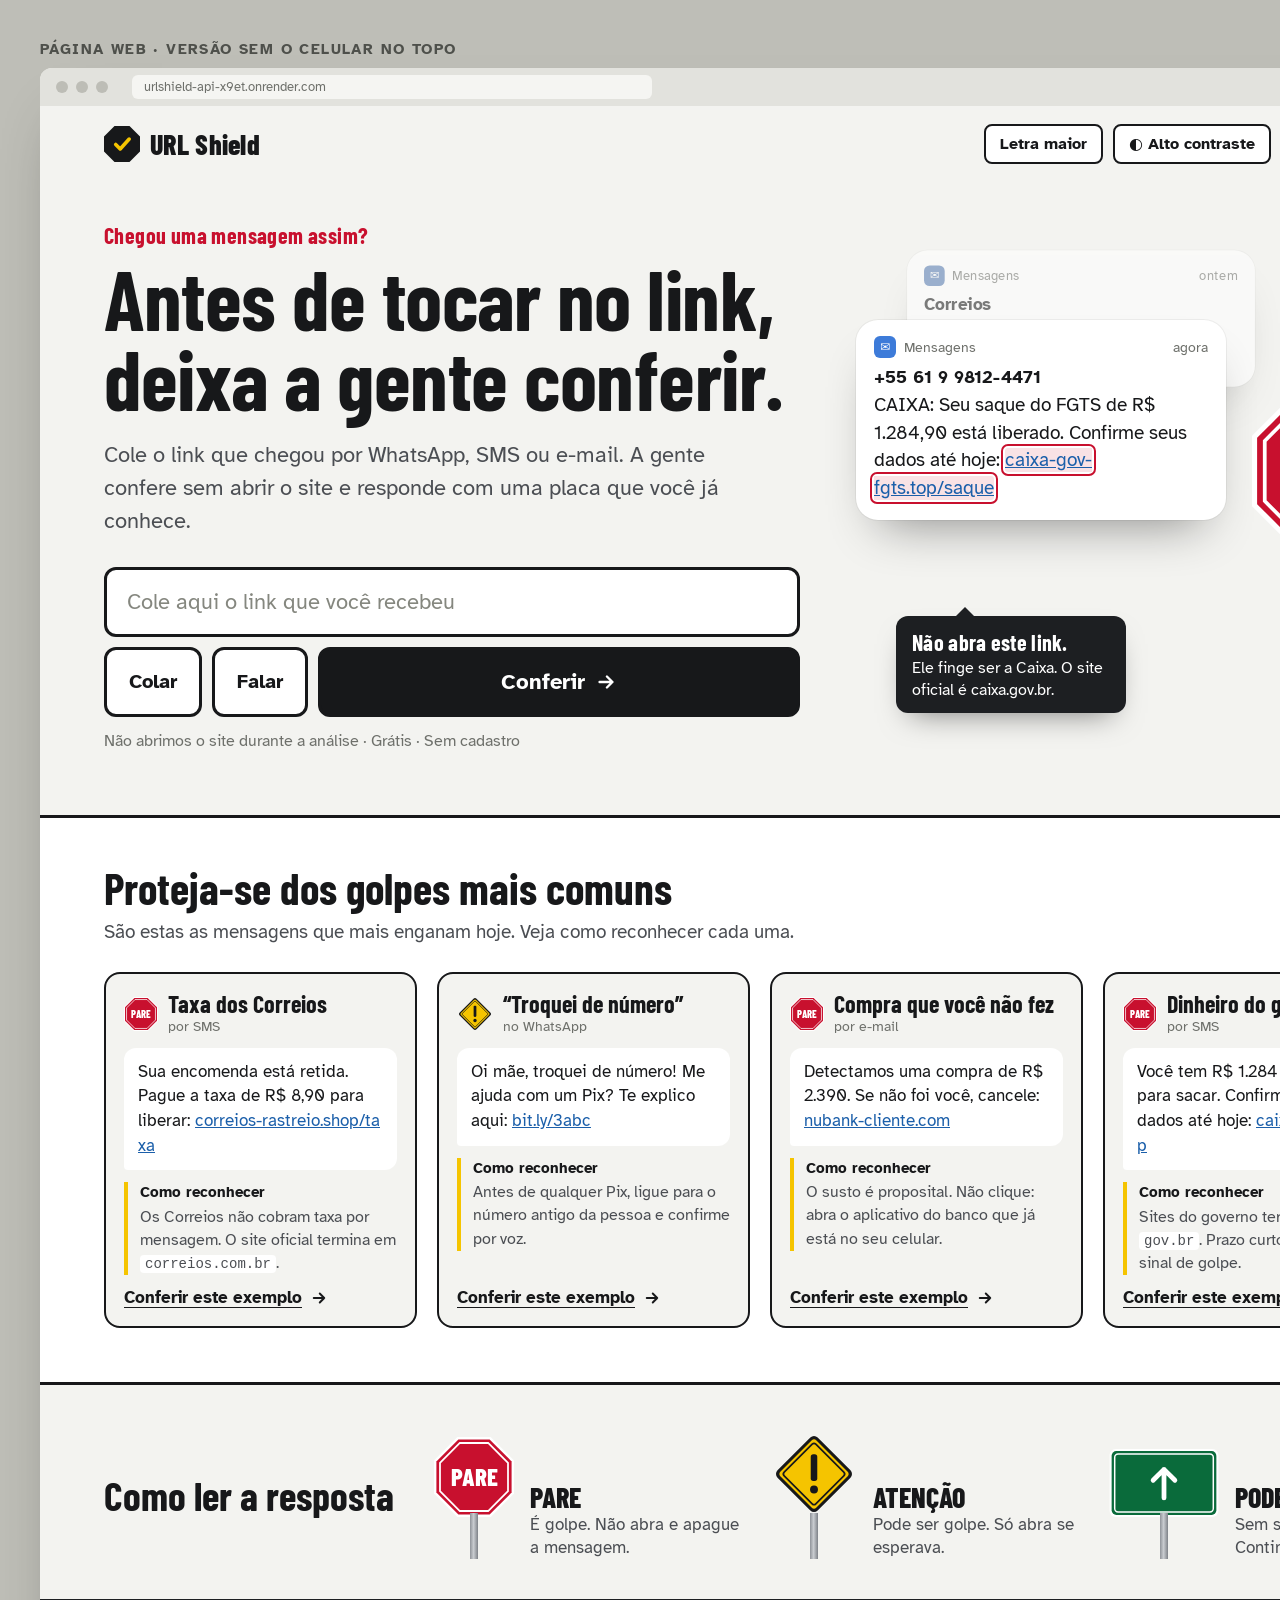
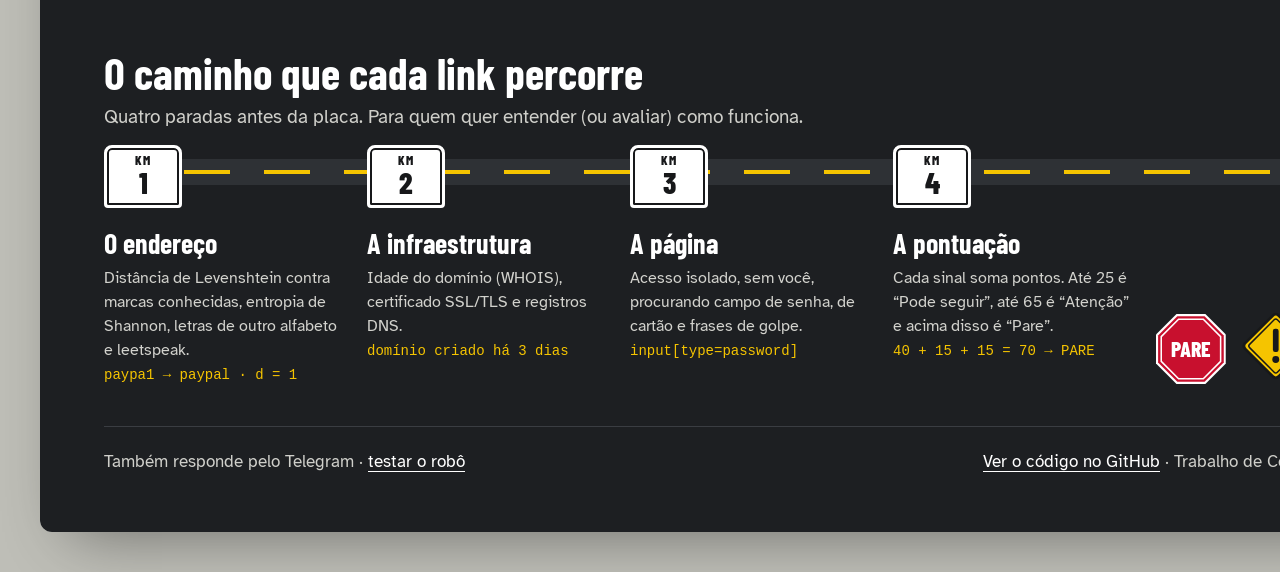
<file: design/mockup-site-v3.html>
<!doctype html>
<html lang="pt-BR">
<head>
<meta charset="utf-8">
<title>URL Shield — site v2</title>
<link href="https://fonts.googleapis.com/css2?family=Atkinson+Hyperlegible:wght@400;700&family=Barlow+Condensed:wght@600;700;800&display=swap" rel="stylesheet">
<style>
  :root {
    --asphalt: #1D1F22; --asphalt-2: #2A2D31; --page: #F3F3F0; --card: #FFFFFF;
    --ink: #17181A; --ink-2: #4B4E53; --ink-3: #6E706B; --line: #D6D6D0;
    --stop: #C8102E; --yellow: #F5C400; --green: #0A6B3B;
    --cond: 'Barlow Condensed', 'Arial Narrow', sans-serif;
    --sans: 'Atkinson Hyperlegible', system-ui, sans-serif;
  }
  * { box-sizing: border-box; margin: 0; padding: 0; }
  body { width: 1520px; background: #BEBEB7; font-family: var(--sans); color: var(--ink); padding: 40px; }
  .label { font-size: 15px; font-weight: 700; letter-spacing: 1.4px; text-transform: uppercase; color: #4E504B; margin-bottom: 10px; }

  /* ---------- página desktop ---------- */
  .desk { width: 1440px; background: var(--page); border-radius: 12px; overflow: hidden; box-shadow: 0 30px 60px -30px rgba(0,0,0,.45); }
  .chrome { height: 38px; background: #E2E2DD; display: flex; align-items: center; gap: 8px; padding: 0 16px; }
  .chrome i { width: 12px; height: 12px; border-radius: 50%; background: #BDBDB6; }
  .chrome .url { margin-left: 16px; width: 520px; height: 24px; background: #F5F5F2; border-radius: 6px; font-size: 13px; color: #6E706B; display: flex; align-items: center; padding-left: 12px; }

  .nav { display: flex; justify-content: space-between; align-items: center; padding: 18px 64px; }
  .brand { display: flex; align-items: center; gap: 10px; font-family: var(--cond); font-weight: 800; font-size: 28px; letter-spacing: .3px; }
  .tools { display: flex; gap: 10px; align-items: center; font-size: 16px; }
  .tool { border: 2px solid var(--ink); border-radius: 8px; padding: 8px 14px; font-weight: 700; background: var(--card); }
  .tool.link { border: none; background: none; font-weight: 400; color: var(--ink-2); text-decoration: underline; text-underline-offset: 4px; }

  /* hero: um golpe de verdade, com a placa fincada no link */
  .hero { display: grid; grid-template-columns: 1fr 560px; gap: 56px; padding: 40px 64px 64px; align-items: center; }
  .kicker { font-family: var(--cond); font-weight: 700; font-size: 22px; color: var(--stop); letter-spacing: .4px; }
  .hero h1 { font-family: var(--cond); font-weight: 700; font-size: 84px; line-height: .95; letter-spacing: -.5px; margin-top: 10px; }
  .hero .lead { font-size: 22px; line-height: 1.5; color: var(--ink-2); margin: 20px 0 30px; max-width: 620px; }
  .checker { display: flex; gap: 10px; flex-wrap: wrap; }
  .field { flex: 1 1 100%; height: 70px; border: 3px solid var(--ink); border-radius: 12px; background: var(--card); font-size: 22px; color: #85877F; display: flex; align-items: center; padding: 0 20px; }
  .btn { height: 70px; padding: 0 22px; border: 3px solid var(--ink); border-radius: 12px; background: var(--card); font-weight: 700; font-size: 20px; display: inline-flex; align-items: center; gap: 10px; white-space: nowrap; }
  .btn.primary { background: var(--ink); color: #fff; font-size: 22px; flex: 1; justify-content: center; }
  .trust { margin-top: 14px; font-size: 16px; color: var(--ink-3); }

  .scene { position: relative; height: 500px; }
  .phone-msg { position: absolute; left: 0; top: 40px; width: 430px; background: #E9E4DC; border-radius: 28px; padding: 18px 18px 28px; box-shadow: 0 24px 50px -24px rgba(0,0,0,.4); border: 8px solid #17181A; }
  .msg-head { display: flex; align-items: center; gap: 10px; padding-bottom: 12px; border-bottom: 1px solid #D3CCC0; margin-bottom: 14px; font-size: 15px; }
  .msg-head .av { width: 34px; height: 34px; border-radius: 50%; background: #B9C3CF; display: grid; place-items: center; font-weight: 700; font-size: 13px; }
  .msg-head b { display: block; font-size: 16px; }
  .msg-head small { color: #6E706B; }
  .sms { background: #fff; border-radius: 16px 16px 16px 4px; padding: 14px 16px; font-size: 19px; line-height: 1.45; max-width: 92%; }
  .sms .lnk { color: #1B5FAA; text-decoration: underline; word-break: break-all; position: relative; background: rgba(200,16,46,.12); outline: 2px solid var(--stop); outline-offset: 2px; border-radius: 3px; }
  .sms small { display: block; text-align: right; color: #8E8E8E; font-size: 12px; margin-top: 4px; }
  .sms.second { margin-top: 10px; max-width: 70%; }
  .post-sign { position: absolute; right: -6px; top: 150px; display: flex; flex-direction: column; align-items: center; }
  .post-sign .pole { width: 14px; height: 250px; background: linear-gradient(90deg, #8F9399, #C9CCD0 45%, #7D8187); border-radius: 3px; margin-top: -6px; }
  .post-sign .base { width: 90px; height: 14px; border-radius: 50%; background: rgba(0,0,0,.18); margin-top: -6px; }
  .callout { position: absolute; left: 40px; top: 380px; background: var(--asphalt); color: #fff; border-radius: 12px; padding: 12px 16px; font-size: 16px; line-height: 1.35; width: 230px; box-shadow: 0 14px 30px -14px rgba(0,0,0,.5); }
  .callout b { font-family: var(--cond); font-size: 22px; letter-spacing: .3px; display: block; }
  .callout::after { content: ""; position: absolute; left: 60px; top: -9px; border: 9px solid transparent; border-bottom-color: var(--asphalt); border-top: 0; }


  .notif { position: absolute; width: 370px; background: #FFFFFF; border-radius: 22px; padding: 16px 18px 18px; box-shadow: 0 26px 50px -24px rgba(0,0,0,.45), 0 0 0 1px rgba(0,0,0,.05); }
  .notif.back { left: 40px; top: 10px; transform: scale(.94); opacity: .55; filter: saturate(.6); }
  .notif.front { left: 0; top: 84px; }
  .n-head { display: flex; align-items: center; gap: 8px; font-size: 14px; color: #6E706B; margin-bottom: 8px; }
  .n-app { width: 22px; height: 22px; border-radius: 6px; background: #3D7BD9; display: grid; place-items: center; color: #fff; font-size: 12px; font-weight: 700; }
  .n-head .t { margin-left: auto; }
  .n-from { font-weight: 700; font-size: 18px; margin-bottom: 4px; }
  .n-text { font-size: 19px; line-height: 1.45; }
  .n-text .lnk { color: #1B5FAA; text-decoration: underline; background: rgba(200,16,46,.12); outline: 2px solid var(--stop); outline-offset: 2px; border-radius: 3px; }

  /* golpes reais para testar */
  .examples { background: var(--card); border-top: 3px solid var(--ink); border-bottom: 3px solid var(--ink); padding: 48px 64px 54px; }
  .sec-title { font-family: var(--cond); font-weight: 700; font-size: 44px; line-height: 1; }
  .sec-lead { font-size: 19px; color: var(--ink-2); margin: 10px 0 28px; }
  .ex-row { display: grid; grid-template-columns: repeat(4, 1fr); gap: 20px; }
  .ex { border: 2px solid var(--ink); border-radius: 16px; padding: 18px; background: var(--page); display: flex; flex-direction: column; gap: 12px; position: relative; }
  .ex-from { font-size: 14px; color: var(--ink-3); display: flex; justify-content: space-between; }
  .ex-from b { color: var(--ink); }
  .ex-text { font-size: 17px; line-height: 1.45; background: #fff; border-radius: 12px 12px 12px 4px; padding: 12px 14px; }
  .ex-text u { color: #1B5FAA; word-break: break-all; }
  .ex-foot { display: flex; align-items: center; justify-content: space-between; margin-top: auto; }
  .ex-try { font-weight: 700; font-size: 17px; display: inline-flex; gap: 8px; align-items: center; text-decoration: underline; text-underline-offset: 4px; }
  .ex-sign { font-family: var(--cond); font-weight: 800; font-size: 15px; letter-spacing: .5px; display: inline-flex; align-items: center; gap: 6px; color: var(--ink-3); }


  .ex-kind { display: flex; gap: 10px; align-items: center; }
  .ex-kind svg { flex: none; }
  .ex-kind b { display: block; font-family: var(--cond); font-size: 24px; font-weight: 700; line-height: 1; }
  .ex-kind span { font-size: 14px; color: var(--ink-3); }
  .ex-tip { font-size: 16px; line-height: 1.45; color: var(--ink-2); border-left: 4px solid var(--yellow); padding-left: 12px; }
  .ex-tip b { display: block; color: var(--ink); font-size: 15px; margin-bottom: 2px; }
  .ex-tip code { font-family: ui-monospace, Consolas, monospace; font-size: 14px; background: #fff; padding: 1px 5px; border-radius: 4px; }
  .ex .ex-try { margin-top: auto; }

  /* como ler: placas fincadas */
  .legend { padding: 46px 64px 40px; display: grid; grid-template-columns: 300px repeat(3, 1fr); gap: 30px; align-items: end; }
  .legend .sec-title { font-size: 40px; align-self: center; }
  .lg { display: flex; gap: 16px; align-items: flex-end; }
  .lg-sign { display: flex; flex-direction: column; align-items: center; flex: none; }
  .lg-sign .pole { width: 8px; height: 46px; background: linear-gradient(90deg, #8F9399, #C9CCD0 45%, #7D8187); margin-top: -4px; }
  .lg b { display: block; font-family: var(--cond); font-size: 28px; font-weight: 800; }
  .lg span { font-size: 17px; color: var(--ink-2); line-height: 1.35; }

  /* área técnica como estrada */
  .tech { background: var(--asphalt); color: #fff; padding: 52px 64px 60px; }
  .tech .sec-title { color: #fff; }
  .tech .sec-lead { color: #CFCFCA; }
  .road { position: relative; margin-top: 30px; height: 26px; background: #2E3135; border-radius: 4px; }
  .road::before { content: ""; position: absolute; left: 0; right: 0; top: 11px; height: 4px; background: repeating-linear-gradient(90deg, var(--yellow) 0 46px, transparent 46px 80px); }
  .kms { display: grid; grid-template-columns: repeat(4, 1fr) 260px; gap: 26px; margin-top: -40px; position: relative; }
  .km { padding-top: 0; }
  .km-post { width: 78px; background: #fff; color: var(--ink); border-radius: 8px 8px 4px 4px; text-align: center; padding: 6px 0 8px; font-family: var(--cond); font-weight: 800; line-height: 1; border: 3px solid #fff; box-shadow: 0 0 0 2px var(--ink) inset; margin-bottom: 18px; }
  .km-post small { display: block; font-size: 13px; letter-spacing: 1px; }
  .km-post span { font-size: 30px; }
  .km h3 { font-family: var(--cond); font-weight: 700; font-size: 28px; }
  .km p { font-size: 16px; color: #D2D2CD; line-height: 1.5; margin-top: 6px; }
  .km code { font-family: ui-monospace, Consolas, monospace; font-size: 14px; color: var(--yellow); }
  .finish { display: flex; gap: 12px; align-items: flex-end; padding-top: 4px; }
  .tech-foot { margin-top: 40px; padding-top: 24px; border-top: 1px solid #3A3D42; display: flex; justify-content: space-between; font-size: 17px; color: #CFCFCA; }
  .tech-foot u { color: #fff; text-underline-offset: 4px; }

  /* ---------- celular ---------- */
  .mob { width: 400px; }
  .mob .frame { background: #0E0F10; border-radius: 44px; padding: 10px; box-shadow: 0 30px 60px -30px rgba(0,0,0,.55); }
  .mob .screen { background: var(--page); border-radius: 34px; overflow: hidden; height: 820px; }
  .m-nav { display: flex; justify-content: space-between; align-items: center; padding: 34px 18px 10px; }
  .m-nav .brand { font-size: 22px; }
  .m-hero { padding: 6px 18px 0; }
  .m-hero .kicker { font-size: 17px; }
  .m-hero h1 { font-family: var(--cond); font-weight: 700; font-size: 44px; line-height: .95; margin-top: 6px; }
  .m-scene { position: relative; height: 230px; margin: 14px 0 4px; }
  .m-scene .phone-msg { width: 270px; top: 6px; padding: 12px 12px 16px; border-width: 6px; border-radius: 22px; }
  .m-scene .sms { font-size: 14.5px; padding: 10px 12px; }
  .m-scene .msg-head { font-size: 12px; margin-bottom: 8px; padding-bottom: 8px; }
  .m-scene .post-sign { right: 4px; top: 54px; }
  .m-scene .post-sign .pole { height: 60px; width: 9px; }
  .m-field { height: 58px; border: 3px solid var(--ink); border-radius: 12px; background: #fff; font-size: 17px; color: #85877F; display: flex; align-items: center; padding: 0 14px; margin: 0 18px; }
  .m-row { display: flex; gap: 8px; margin: 8px 18px 0; }
  .m-row .btn { flex: 1; height: 56px; font-size: 17px; justify-content: center; padding: 0; }
  .m-go { margin: 8px 18px 0; height: 58px; border-radius: 12px; background: var(--ink); color: #fff; font-weight: 700; font-size: 19px; display: flex; align-items: center; justify-content: center; gap: 8px; }
  .m-ex { margin: 22px 18px 0; font-family: var(--cond); font-weight: 700; font-size: 26px; }
  .m-chips { display: flex; gap: 8px; margin: 10px 18px 0; overflow: hidden; }
  .m-chip { flex: none; border: 2px solid var(--ink); border-radius: 12px; padding: 10px 12px; font-size: 14px; background: #fff; width: 160px; line-height: 1.35; }
  .m-chip b { display: block; font-size: 13px; color: var(--ink-3); }

  .notes { margin-top: 28px; display: flex; flex-direction: column; gap: 14px; }
  .note { background: #F7F7F4; border-radius: 12px; padding: 14px 16px; font-size: 15.5px; line-height: 1.45; color: var(--ink-2); }
  .note b { display: block; color: var(--ink); font-size: 16px; margin-bottom: 2px; }
</style>
</head>
<body>

<svg width="0" height="0" style="position:absolute">
  <defs>
    <symbol id="stop" viewBox="0 0 100 100">
      <polygon points="29.3,0 70.7,0 100,29.3 100,70.7 70.7,100 29.3,100 0,70.7 0,29.3" fill="#fff"/>
      <polygon points="30.5,3 69.5,3 97,30.5 97,69.5 69.5,97 30.5,97 3,69.5 3,30.5" fill="#C8102E"/>
      <polygon points="32.3,7.5 67.7,7.5 92.5,32.3 92.5,67.7 67.7,92.5 32.3,92.5 7.5,67.7 7.5,32.3" fill="none" stroke="#fff" stroke-width="2.2"/>
      <text x="50" y="61" text-anchor="middle" font-family="Barlow Condensed" font-weight="800" font-size="31" fill="#fff">PARE</text>
    </symbol>
    <symbol id="warn" viewBox="0 0 100 100">
      <rect x="17" y="17" width="66" height="66" rx="6" transform="rotate(45 50 50)" fill="#17181A"/>
      <rect x="20.5" y="20.5" width="59" height="59" rx="4" transform="rotate(45 50 50)" fill="#F5C400"/>
      <rect x="24" y="24" width="52" height="52" rx="3" transform="rotate(45 50 50)" fill="none" stroke="#17181A" stroke-width="2"/>
      <rect x="46.2" y="27" width="7.6" height="31" rx="3" fill="#17181A"/><circle cx="50" cy="68" r="4.6" fill="#17181A"/>
    </symbol>
    <symbol id="go" viewBox="0 0 160 100">
      <rect width="160" height="100" rx="9" fill="#fff"/><rect x="3" y="3" width="154" height="94" rx="7" fill="#0A6B3B"/>
      <rect x="7.5" y="7.5" width="145" height="85" rx="5" fill="none" stroke="#fff" stroke-width="2.2"/>
      <path d="M80 72V30M64 46l16-16 16 16" fill="none" stroke="#fff" stroke-width="7" stroke-linecap="round" stroke-linejoin="round"/>
    </symbol>
    <symbol id="logo" viewBox="0 0 40 40"><polygon points="11.7,0 28.3,0 40,11.7 40,28.3 28.3,40 11.7,40 0,28.3 0,11.7" fill="#17181A"/><path d="M13 20.5l5 5L28 14.5" fill="none" stroke="#F5C400" stroke-width="4" stroke-linecap="round" stroke-linejoin="round"/></symbol>
    <symbol id="arrow" viewBox="0 0 24 24"><path d="M5 12h14M13 6l6 6-6 6" fill="none" stroke="currentColor" stroke-width="2.6" stroke-linecap="round" stroke-linejoin="round"/></symbol>
  </defs>
</svg>

<div>
  <div class="label">Página web · versão sem o celular no topo</div>
  <div class="desk">
    <div class="chrome"><i></i><i></i><i></i><div class="url">urlshield-api-x9et.onrender.com</div></div>
    <nav class="nav">
      <div class="brand"><svg width="36" height="36"><use href="#logo"/></svg>URL Shield</div>
      <div class="tools"><span class="tool">Letra maior</span><span class="tool">◐ Alto contraste</span><span class="tool link">Como funciona</span></div>
    </nav>

    <section class="hero">
      <div>
        <div class="kicker">Chegou uma mensagem assim?</div>
        <h1>Antes de tocar no link, deixa a gente conferir.</h1>
        <p class="lead">Cole o link que chegou por WhatsApp, SMS ou e-mail. A gente confere sem abrir o site e responde com uma placa que você já conhece.</p>
        <div class="checker">
          <div class="field">Cole aqui o link que você recebeu</div>
          <span class="btn">Colar</span><span class="btn">Falar</span>
          <span class="btn primary">Conferir <svg width="22" height="22"><use href="#arrow"/></svg></span>
        </div>
        <p class="trust">Não abrimos o site durante a análise · Grátis · Sem cadastro</p>
      </div>
      <div class="scene">
        <div class="notif back">
          <div class="n-head"><span class="n-app">✉</span>Mensagens<span class="t">ontem</span></div>
          <div class="n-from">Correios</div>
          <div class="n-text">Sua encomenda está retida. Pague a taxa de R$ 8,90…</div>
        </div>
        <div class="notif front">
          <div class="n-head"><span class="n-app">✉</span>Mensagens<span class="t">agora</span></div>
          <div class="n-from">+55 61 9 9812-4471</div>
          <div class="n-text">CAIXA: Seu saque do FGTS de R$ 1.284,90 está liberado. Confirme seus dados até hoje: <span class="lnk">caixa-gov-fgts.top/saque</span></div>
        </div>
        <div class="callout"><b>Não abra este link.</b>Ele finge ser a Caixa. O site oficial é caixa.gov.br.</div>
        <div class="post-sign"><svg width="170" height="170"><use href="#stop"/></svg><div class="pole"></div><div class="base"></div></div>
      </div>
    </section>

    <section class="examples">
      <h2 class="sec-title">Proteja-se dos golpes mais comuns</h2>
      <p class="sec-lead">São estas as mensagens que mais enganam hoje. Veja como reconhecer cada uma.</p>
      <div class="ex-row">
        <div class="ex">
          <div class="ex-kind"><svg width="34" height="34"><use href="#stop"/></svg><div><b>Taxa dos Correios</b><span>por SMS</span></div></div>
          <div class="ex-text">Sua encomenda está retida. Pague a taxa de R$ 8,90 para liberar: <u>correios-rastreio.shop/taxa</u></div>
          <div class="ex-tip"><b>Como reconhecer</b>Os Correios não cobram taxa por mensagem. O site oficial termina em <code>correios.com.br</code>.</div>
          <span class="ex-try">Conferir este exemplo <svg width="18" height="18"><use href="#arrow"/></svg></span>
        </div>
        <div class="ex">
          <div class="ex-kind"><svg width="36" height="36"><use href="#warn"/></svg><div><b>“Troquei de número”</b><span>no WhatsApp</span></div></div>
          <div class="ex-text">Oi mãe, troquei de número! Me ajuda com um Pix? Te explico aqui: <u>bit.ly/3abc</u></div>
          <div class="ex-tip"><b>Como reconhecer</b>Antes de qualquer Pix, ligue para o número antigo da pessoa e confirme por voz.</div>
          <span class="ex-try">Conferir este exemplo <svg width="18" height="18"><use href="#arrow"/></svg></span>
        </div>
        <div class="ex">
          <div class="ex-kind"><svg width="34" height="34"><use href="#stop"/></svg><div><b>Compra que você não fez</b><span>por e-mail</span></div></div>
          <div class="ex-text">Detectamos uma compra de R$ 2.390. Se não foi você, cancele: <u>nubank-cliente.com</u></div>
          <div class="ex-tip"><b>Como reconhecer</b>O susto é proposital. Não clique: abra o aplicativo do banco que já está no seu celular.</div>
          <span class="ex-try">Conferir este exemplo <svg width="18" height="18"><use href="#arrow"/></svg></span>
        </div>
        <div class="ex">
          <div class="ex-kind"><svg width="34" height="34"><use href="#stop"/></svg><div><b>Dinheiro do governo</b><span>por SMS</span></div></div>
          <div class="ex-text">Você tem R$ 1.284 de FGTS para sacar. Confirme seus dados até hoje: <u>caixa-gov-fgts.top</u></div>
          <div class="ex-tip"><b>Como reconhecer</b>Sites do governo terminam em <code>gov.br</code>. Prazo curto e pressa são sinal de golpe.</div>
          <span class="ex-try">Conferir este exemplo <svg width="18" height="18"><use href="#arrow"/></svg></span>
        </div>
      </div>
    </section>

    <section class="legend">
      <h2 class="sec-title">Como ler a resposta</h2>
      <div class="lg"><div class="lg-sign"><svg width="80" height="80"><use href="#stop"/></svg><div class="pole"></div></div><div><b>PARE</b><span>É golpe. Não abra e apague a mensagem.</span></div></div>
      <div class="lg"><div class="lg-sign"><svg width="86" height="86"><use href="#warn"/></svg><div class="pole"></div></div><div><b>ATENÇÃO</b><span>Pode ser golpe. Só abra se esperava.</span></div></div>
      <div class="lg"><div class="lg-sign"><svg width="110" height="68"><use href="#go"/></svg><div class="pole"></div></div><div><b>PODE SEGUIR</b><span>Sem sinais de golpe. Continue atento.</span></div></div>
    </section>

    <section class="tech">
      <h2 class="sec-title">O caminho que cada link percorre</h2>
      <p class="sec-lead">Quatro paradas antes da placa. Para quem quer entender (ou avaliar) como funciona.</p>
      <div class="road"></div>
      <div class="kms">
        <div class="km"><div class="km-post"><small>KM</small><span>1</span></div><h3>O endereço</h3><p>Distância de Levenshtein contra marcas conhecidas, entropia de Shannon, letras de outro alfabeto e leetspeak.<br><code>paypa1 → paypal · d = 1</code></p></div>
        <div class="km"><div class="km-post"><small>KM</small><span>2</span></div><h3>A infraestrutura</h3><p>Idade do domínio (WHOIS), certificado SSL/TLS e registros DNS.<br><code>domínio criado há 3 dias</code></p></div>
        <div class="km"><div class="km-post"><small>KM</small><span>3</span></div><h3>A página</h3><p>Acesso isolado, sem você, procurando campo de senha, de cartão e frases de golpe.<br><code>input[type=password]</code></p></div>
        <div class="km"><div class="km-post"><small>KM</small><span>4</span></div><h3>A pontuação</h3><p>Cada sinal soma pontos. Até 25 é “Pode seguir”, até 65 é “Atenção” e acima disso é “Pare”.<br><code>40 + 15 + 15 = 70 → PARE</code></p></div>
        <div class="finish"><svg width="74" height="74"><use href="#stop"/></svg><svg width="80" height="80"><use href="#warn"/></svg><svg width="96" height="60"><use href="#go"/></svg></div>
      </div>
      <div class="tech-foot"><span>Também responde pelo Telegram · <u>testar o robô</u></span><span><u>Ver o código no GitHub</u> · Trabalho de Conclusão de Curso</span></div>
    </section>
  </div>
</div>


</body>
</html>
</file>
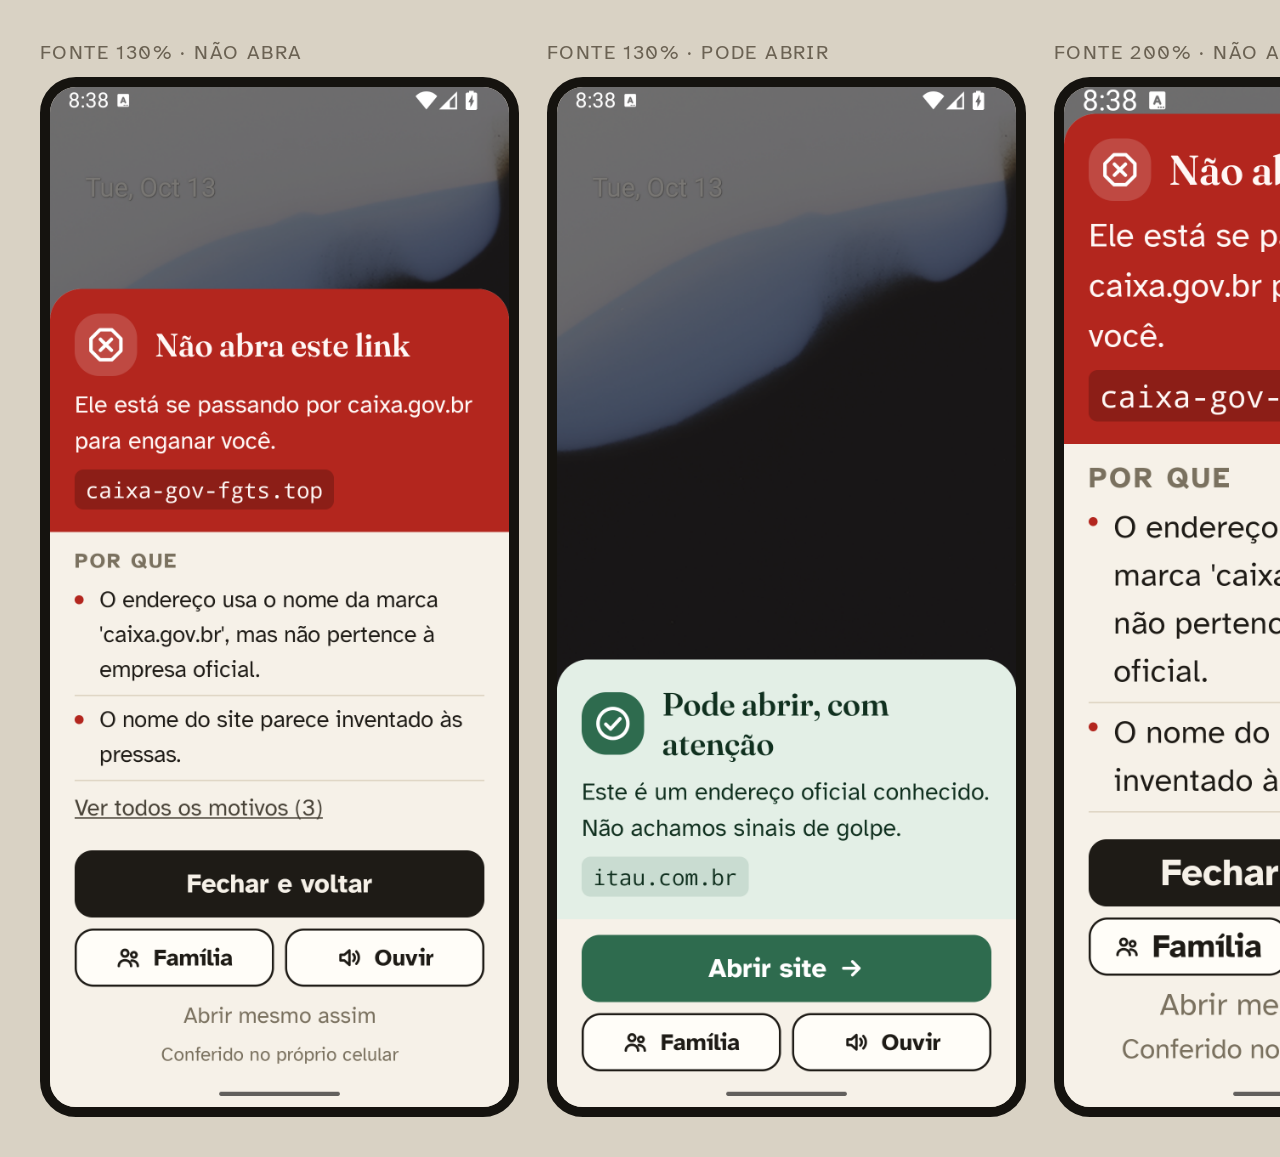
<file: design/app-emulador/fonte.html>
<!doctype html><html><head><meta charset="utf-8">
<link href="https://fonts.googleapis.com/css2?family=Atkinson+Hyperlegible:wght@700&display=swap" rel="stylesheet">
<style>*{margin:0;box-sizing:border-box}body{width:2080px;background:#D9D2C4;padding:40px;font-family:'Atkinson Hyperlegible',sans-serif;display:flex;gap:28px}
figure{flex:1}figcaption{font-size:20px;letter-spacing:1.4px;text-transform:uppercase;color:#6B6253;margin-bottom:12px}
img{width:100%;border-radius:36px;border:10px solid #15130F;display:block}</style></head><body>
<figure><figcaption>Fonte 130% · Não abra</figcaption><img src="fonte-13-nao-abra.png"></figure>
<figure><figcaption>Fonte 130% · Pode abrir</figcaption><img src="fonte-13-pode-abrir.png"></figure>
<figure><figcaption>Fonte 200% · Não abra</figcaption><img src="fonte-20-nao-abra.png"></figure>
<figure><figcaption>Fonte 200% · Pode abrir</figcaption><img src="fonte-20-pode-abrir.png"></figure>
</body></html>
</file>
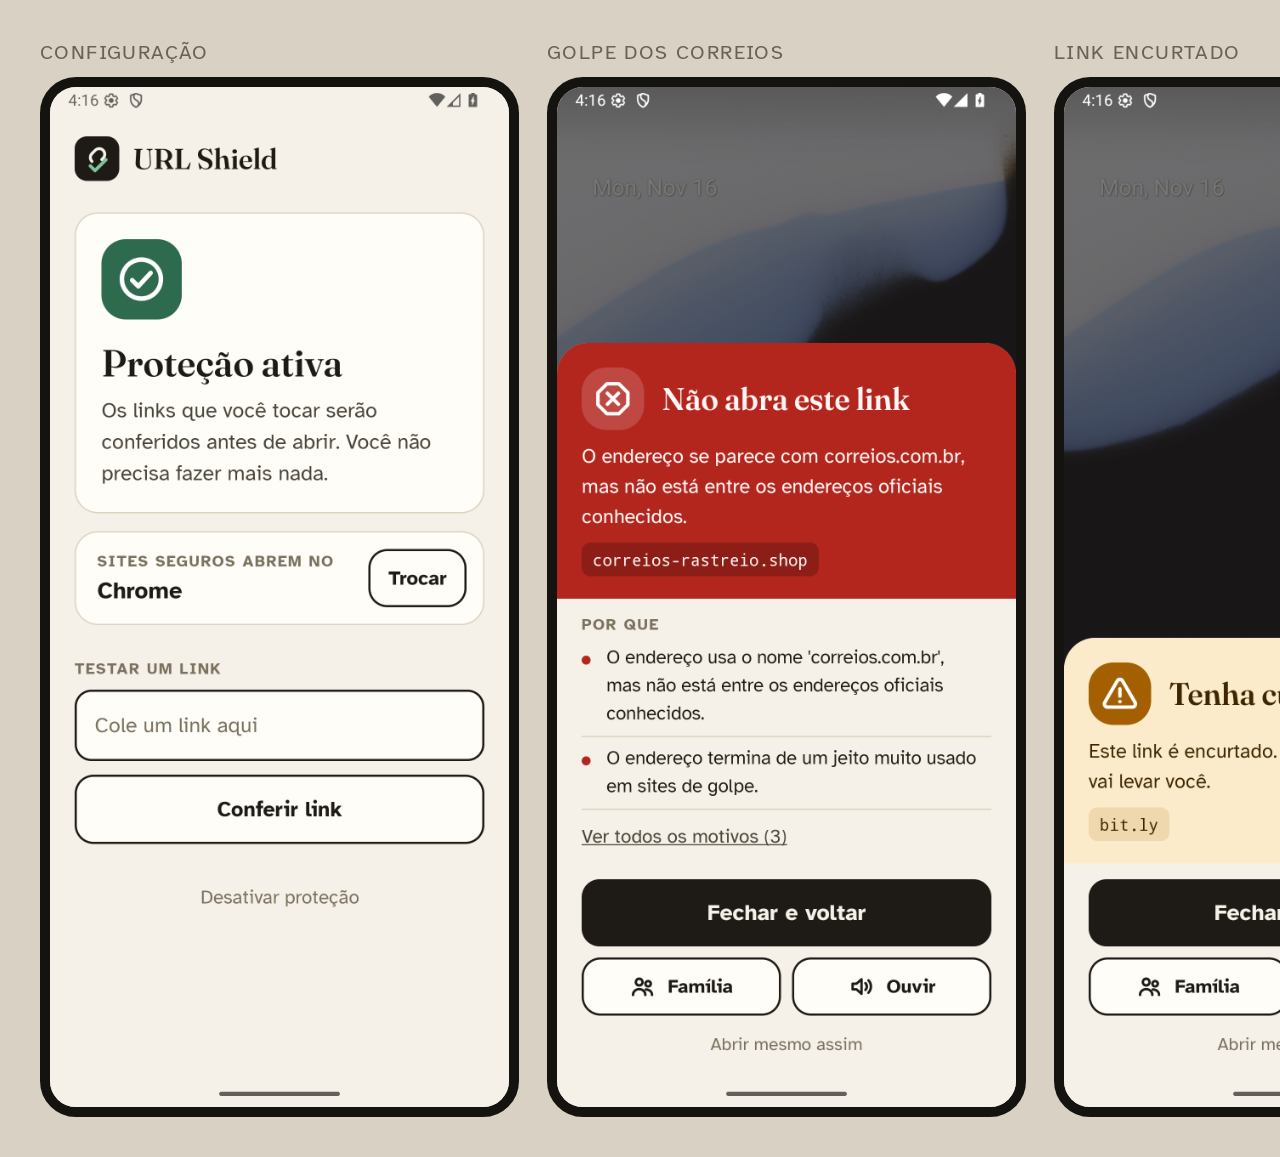
<file: design/app-emulador/prancha.html>
<!doctype html><html><head><meta charset="utf-8">
<link href="https://fonts.googleapis.com/css2?family=Atkinson+Hyperlegible:wght@700&display=swap" rel="stylesheet">
<style>*{margin:0;box-sizing:border-box}body{width:2080px;background:#D9D2C4;padding:40px;font-family:'Atkinson Hyperlegible',sans-serif;display:flex;gap:28px}
figure{flex:1}figcaption{font-size:20px;letter-spacing:1.4px;text-transform:uppercase;color:#6B6253;margin-bottom:12px}
img{width:100%;border-radius:36px;border:10px solid #15130F;display:block}</style></head><body>
<figure><figcaption>Configuração</figcaption><img src="0-configuracao.png"></figure>
<figure><figcaption>Golpe dos Correios</figcaption><img src="1-nao-abra.png"></figure>
<figure><figcaption>Link encurtado</figcaption><img src="2-cuidado.png"></figure>
<figure><figcaption>Site oficial</figcaption><img src="3-pode-abrir.png"></figure>
</body></html>
</file>
<file: frontend/public/styles.css>
/* URL Shield — conceito "placas de trânsito"
   Asfalto só no veredito; o resto da página é claro e calmo.
   Tamanhos em rem para o botão "Letra maior" escalar tudo. */

:root {
    --asphalt: #1D1F22;
    --page: #F3F3F0;
    --card: #FFFFFF;
    --ink: #17181A;
    --ink-2: #4B4E53;
    --ink-3: #6E706B;
    --line: #D6D6D0;
    --stop: #C8102E;
    --sign-yellow: #F5C400;
    --sign-green: #0A6B3B;
    --focus: #1A56DB;

    --cond: 'Barlow Condensed', 'Arial Narrow', sans-serif;
    --sans: 'Atkinson Hyperlegible', system-ui, -apple-system, 'Segoe UI', sans-serif;
    --mono: ui-monospace, 'Cascadia Mono', Consolas, monospace;

    --font-scale: 1;
    --radius: 10px;
    --border: 3px;
}

* { box-sizing: border-box; margin: 0; padding: 0; }

html { font-size: calc(100% * var(--font-scale)); scroll-behavior: smooth; }

body {
    font-family: var(--sans);
    font-size: 1.125rem;
    line-height: 1.5;
    color: var(--ink);
    background: var(--page);
    -webkit-font-smoothing: antialiased;
}

.container { width: 100%; max-width: 1200px; margin: 0 auto; padding: 0 1.25rem; }
.hidden { display: none !important; }
.sprite { position: absolute; }
.sr-only { position: absolute; width: 1px; height: 1px; overflow: hidden; clip: rect(0 0 0 0); white-space: nowrap; }

:focus-visible { outline: 3px solid var(--focus); outline-offset: 3px; border-radius: 4px; }
/* no fundo escuro o azul não tem contraste suficiente: foco em amarelo de sinalização */
.road-section :focus-visible, .site-footer :focus-visible, .verdict :focus-visible, .loading :focus-visible { outline-color: var(--sign-yellow); }

.skip-link { position: absolute; left: 1rem; top: -4rem; background: var(--ink); color: #fff; padding: .75rem 1rem; border-radius: var(--radius); z-index: 10; }
.skip-link:focus { top: 1rem; }

/* ---------- botões ---------- */
.btn {
    display: inline-flex; align-items: center; justify-content: center; gap: .6rem;
    min-height: 4rem; padding: 0 1.15rem;
    font: 700 1.125rem/1 var(--sans);
    color: var(--ink); background: var(--card);
    border: var(--border) solid var(--ink); border-radius: var(--radius);
    cursor: pointer; text-decoration: none; white-space: nowrap;
    transition: transform .08s ease, background-color .15s ease;
}
.btn svg { flex: none; }
.btn:hover { background: #ECECE6; }
.btn:active { transform: translateY(2px); }
.btn-primary { background: var(--ink); color: #fff; }
.btn-primary:hover { background: #33353A; }
.btn-go { background: var(--sign-green); border-color: var(--sign-green); color: #fff; }
.btn-go:hover { background: #085a31; }

.link-btn {
    display: inline-flex; align-items: center; gap: .5rem;
    background: none; border: none; cursor: pointer; padding: .5rem 0;
    font: 400 1rem var(--sans); color: var(--ink-2);
    text-decoration: underline; text-underline-offset: 4px;
}
.link-btn:hover { color: var(--ink); }

.section-kicker {
    font-family: var(--cond); font-weight: 800; font-size: 1.75rem;
    text-transform: uppercase; letter-spacing: .02em; line-height: 1.1;
    margin-bottom: 1rem;
}

/* ---------- cabeçalho ---------- */
.site-header { background: var(--card); border-bottom: var(--border) solid var(--ink); }
.header-inner { display: flex; align-items: center; justify-content: space-between; gap: 1rem; min-height: 5rem; flex-wrap: wrap; padding-top: .75rem; padding-bottom: .75rem; }
.brand { display: inline-flex; align-items: center; gap: .7rem; font-family: var(--cond); font-weight: 800; font-size: 1.75rem; text-transform: uppercase; letter-spacing: .03em; color: var(--ink); text-decoration: none; }
.brand-mark { color: var(--ink); }
.tools { display: flex; align-items: center; gap: .6rem; flex-wrap: wrap; }
.tool-btn {
    display: inline-flex; align-items: center; gap: .45rem; min-height: 2.75rem; padding: 0 .9rem;
    font: 700 1rem var(--sans); color: var(--ink); background: var(--card);
    border: 2px solid var(--ink); border-radius: 8px; cursor: pointer;
}
.tool-btn[aria-pressed="true"] { background: var(--ink); color: #fff; }
.tool-link { color: var(--ink-2); font-size: 1rem; text-underline-offset: 4px; padding: .5rem .25rem; }

/* ---------- hero ---------- */
.hero { padding: 2.75rem 0 3.5rem; }
.hero-grid { display: grid; grid-template-columns: minmax(0, 1fr) 30rem; gap: 3rem; align-items: center; }
.hero-kicker { font-family: var(--cond); font-weight: 700; font-size: 1.375rem; color: var(--stop); letter-spacing: .02em; }
.hero-title {
    font-family: var(--cond); font-weight: 700;
    font-size: clamp(2.8rem, 6vw, 5rem); line-height: .95; letter-spacing: -.01em; margin-top: .5rem;
}
.hero-lead { font-size: 1.375rem; color: var(--ink-2); max-width: 40rem; margin: 1.1rem 0 1.75rem; }

.checker { display: flex; gap: .6rem; align-items: stretch; flex-wrap: wrap; }
.checker-input {
    flex: 1 1 100%; min-width: 0; min-height: 4.25rem; padding: 0 1.1rem;
    font: 400 1.375rem var(--sans); color: var(--ink); background: var(--card);
    border: var(--border) solid var(--ink); border-radius: var(--radius);
}
.checker-input::placeholder { color: var(--ink-3); }
.checker-input[aria-invalid="true"] { border-color: var(--stop); }
.checker-actions { display: flex; gap: .6rem; flex: 1 1 100%; }
.checker-actions .btn { min-height: 4.25rem; }
.checker-actions .btn-primary { flex: 1; font-size: 1.375rem; padding: 0 1.4rem; }
.checker-error { min-height: 1.75rem; margin-top: .5rem; color: var(--stop); font-weight: 700; }
.trust-line { display: flex; align-items: center; gap: .5rem; color: var(--ink-3); font-size: 1rem; }

/* ilustração: notificações de golpe com a placa fincada */
.scene { position: relative; height: 31rem; }
.notif {
    position: absolute; width: 20.5rem; background: #fff; border-radius: 1.4rem; padding: 1rem 1.1rem 1.15rem;
    box-shadow: 0 26px 50px -24px rgba(0,0,0,.45), 0 0 0 1px rgba(0,0,0,.05);
}
.notif-back { left: 2.5rem; top: .5rem; transform: scale(.94); opacity: .55; }
.notif-front { left: 0; top: 5rem; }
.notif-head { display: flex; align-items: center; gap: .5rem; font-size: 1rem; color: var(--ink-3); margin-bottom: .5rem; }
.notif-app { width: 1.4rem; height: 1.4rem; border-radius: .4rem; background: #3D7BD9; color: #fff; display: grid; place-items: center; font-size: .75rem; }
.notif-time { margin-left: auto; }
.notif-from { font-weight: 700; font-size: 1.125rem; margin-bottom: .2rem; }
.notif-text { font-size: 1.125rem; line-height: 1.45; }
.notif-link { color: #1B5FAA; text-decoration: underline; background: rgba(200,16,46,.12); outline: 2px solid var(--stop); outline-offset: 2px; border-radius: 3px; overflow-wrap: anywhere; }
.scene-callout {
    position: absolute; left: 2.5rem; top: 23.5rem; width: 14.5rem; padding: .8rem 1rem;
    background: var(--asphalt); color: #fff; border-radius: .8rem; font-size: 1rem; line-height: 1.35;
    box-shadow: 0 14px 30px -14px rgba(0,0,0,.5);
}
.scene-callout strong { display: block; font-family: var(--cond); font-size: 1.375rem; }
.scene-callout::after { content: ""; position: absolute; left: 3.5rem; top: -9px; border: 9px solid transparent; border-bottom-color: var(--asphalt); border-top: 0; }

/* placa fincada num poste */
.post { display: flex; flex-direction: column; align-items: center; }
.post-sign { display: block; width: 100%; height: auto; position: relative; z-index: 1; }
.post-pole { width: 8%; min-width: 8px; background: linear-gradient(90deg, #8F9399, #C9CCD0 45%, #7D8187); border-radius: 2px; margin-top: -4px; }
.post-base { width: 55%; height: 14px; border-radius: 50%; background: rgba(0,0,0,.16); margin-top: -7px; }
.post-hero { position: absolute; right: -1rem; top: 8.5rem; width: 10rem; }
.post-hero .post-pole { height: 13rem; }
.post-small { width: 5rem; flex: none; }
.post-small .post-pole { height: 3rem; }
.post-wide { width: 6.5rem; }
.post-wide .post-pole { width: 7px; min-width: 7px; }

/* ---------- carregando ---------- */
.loading { padding: 3rem 0; background: var(--asphalt); color: #fff; text-align: center; }
.lane { height: 8px; max-width: 26rem; margin: 0 auto 1.5rem; overflow: hidden; border-radius: 4px; background: rgba(255,255,255,.08); }
.lane span {
    display: block; height: 100%; width: 200%;
    background: repeating-linear-gradient(90deg, var(--sign-yellow) 0 44px, transparent 44px 76px);
    animation: lane 0.9s linear infinite;
}
@keyframes lane { to { transform: translateX(-76px); } }
.loading-title { font-family: var(--cond); font-weight: 800; font-size: 2.75rem; text-transform: uppercase; }
.loading-hint { color: #D8D8D3; max-width: 36rem; margin: .5rem auto 0; }

/* ---------- resultado ---------- */
.verdict { background: var(--asphalt); color: #fff; padding: 2.5rem 0 2.75rem; position: relative; }
.verdict::after {
    content: ""; position: absolute; left: 0; right: 0; bottom: 0; height: 7px;
    background: repeating-linear-gradient(90deg, var(--sign-yellow) 0 54px, transparent 54px 92px);
}
.verdict-inner { display: flex; align-items: center; gap: 2.25rem; }
.verdict-sign { flex: none; }
.verdict-sign svg { display: block; }
.verdict-title { font-family: var(--cond); font-weight: 800; text-transform: uppercase; font-size: clamp(2.6rem, 6vw, 4.6rem); line-height: .95; }
.verdict-title:focus { outline: none; }
.verdict-subtitle { font-size: 1.375rem; line-height: 1.4; color: #E4E4E0; margin-top: .75rem; max-width: 38rem; }
.verdict-domain {
    display: inline-block; margin-top: 1rem; padding: .4rem .75rem; max-width: 100%;
    font: 400 1.125rem var(--mono); overflow-wrap: anywhere;
    background: rgba(255,255,255,.1); border: 1px solid rgba(255,255,255,.28); border-radius: 6px;
}

/* placa verde de destino (veredito "Pode seguir") */
.go-sign {
    background: var(--sign-green); border-radius: 14px; padding: 6px;
    box-shadow: 0 0 0 4px #fff; min-width: 16rem; max-width: 22rem;
}
.go-sign-inner {
    border: 3px solid #fff; border-radius: 9px; padding: 1rem 1.1rem;
    display: flex; align-items: center; gap: 1rem;
    font-family: var(--cond); font-weight: 700; color: #fff; line-height: 1.05;
}
.go-sign-text { flex: 1; min-width: 0; }
.go-sign-kicker { font-size: 1.125rem; text-transform: uppercase; letter-spacing: .05em; opacity: .85; }
.go-sign-domain { font-size: 1.75rem; overflow-wrap: anywhere; }

.result-body { display: grid; grid-template-columns: 1fr 1fr; gap: 2.5rem; padding-top: 2.5rem; padding-bottom: 1.5rem; }
.todo { list-style: none; counter-reset: todo; }
.todo li { counter-increment: todo; display: flex; gap: .9rem; font-size: 1.125rem; line-height: 1.4; margin-bottom: 1rem; }
.todo li::before {
    content: counter(todo); flex: none; width: 2.2rem; height: 2.2rem; border-radius: 6px;
    display: grid; place-items: center; background: var(--ink); color: #fff;
    font: 800 1.375rem var(--cond);
}
.result-actions { display: flex; flex-wrap: wrap; gap: .75rem; margin-top: 1.5rem; }
.speak-help { margin-top: 1rem; padding: .9rem 1rem; border-left: 4px solid var(--sign-yellow); background: var(--card); border-radius: 0 var(--radius) var(--radius) 0; font-size: 1rem; line-height: 1.45; }
.speak-help[hidden] { display: none; }

.reasons { list-style: none; }
.reasons li {
    background: var(--card); border: 2px solid var(--ink); border-radius: var(--radius);
    padding: .8rem 1rem; margin-bottom: .7rem; font-size: 1.125rem; line-height: 1.4;
}
.reasons li small { display: block; margin-top: .2rem; color: var(--ink-3); font-size: 1rem; }
.reasons-empty { color: var(--ink-2); }

.result-foot {
    display: flex; justify-content: space-between; gap: 1rem; flex-wrap: wrap;
    border-top: var(--border) solid var(--ink); padding: 1rem 0;
}

.tech-details { margin-bottom: 3rem; }
.tech-details summary {
    cursor: pointer; font-weight: 700; padding: .75rem 0; list-style-position: inside;
}
.metrics { display: grid; grid-template-columns: repeat(2, 1fr); gap: .75rem; margin-top: .5rem; }
.metric { background: var(--card); border: 1px solid var(--line); border-radius: var(--radius); padding: .9rem 1rem; }
.metric dt { font-size: 1rem; font-weight: 700; color: var(--ink-2); margin-bottom: .25rem; }
.metric dd { font-family: var(--mono); font-size: 1rem; overflow-wrap: anywhere; }

/* ---------- proteja-se ---------- */
.section-title { font-family: var(--cond); font-weight: 700; font-size: clamp(1.75rem, 4vw, 2.75rem); line-height: 1; }
.section-lead { font-size: 1.125rem; color: var(--ink-2); margin: .6rem 0 1.75rem; }
.protect { background: var(--card); border-top: var(--border) solid var(--ink); border-bottom: var(--border) solid var(--ink); padding: 3rem 0 3.25rem; }
.scam-grid { list-style: none; display: grid; grid-template-columns: repeat(4, 1fr); gap: 1.25rem; }
.scam { display: flex; flex-direction: column; gap: .8rem; padding: 1.1rem; border: 2px solid var(--ink); border-radius: 1rem; background: var(--page); }
.scam-kind { display: flex; align-items: center; gap: .65rem; }
.scam-kind svg { flex: none; }
.scam-kind h3 { font-family: var(--cond); font-weight: 700; font-size: 1.75rem; line-height: 1; }
.scam-kind span { font-size: 1rem; color: var(--ink-3); }
.scam-text { background: #fff; border-radius: .8rem .8rem .8rem .25rem; padding: .75rem .9rem; font-size: 1rem; line-height: 1.45; }
.scam-link { color: #1B5FAA; text-decoration: underline; overflow-wrap: anywhere; }
.scam-tip { font-size: 1rem; line-height: 1.45; color: var(--ink-2); border-left: 4px solid var(--sign-yellow); padding-left: .75rem; }
.scam-tip strong { display: block; color: var(--ink); font-size: 1rem; }
.scam-tip code { font: 1rem var(--mono); background: #fff; padding: 0 .3rem; border-radius: 4px; }
.scam-try { margin-top: auto; color: var(--ink); font-weight: 700; justify-content: flex-start; text-align: left; white-space: nowrap; align-self: flex-start; }
.scam-try svg { order: 2; }

/* ---------- como ler a resposta ---------- */
.legend { padding: 2.75rem 0 2.5rem; }
.legend-grid { display: grid; grid-template-columns: 17rem repeat(3, 1fr); gap: 1.75rem; align-items: end; }
.legend-grid .section-title { align-self: center; }
.legend-item { display: flex; align-items: flex-end; gap: 1rem; }
.legend-item p { font-size: 1rem; line-height: 1.35; color: var(--ink-2); }
.legend-item strong { display: block; font-family: var(--cond); font-weight: 800; font-size: 1.75rem; text-transform: uppercase; color: var(--ink); }

/* ---------- como funciona (estrada) ---------- */
.road-section { background: var(--asphalt); color: #fff; padding: 3.25rem 0 3.5rem; }
.road-section .section-lead { color: #CFCFCA; }
.road { position: relative; height: 26px; background: #2E3135; border-radius: 4px; margin-top: 1.75rem; }
.road::before { content: ""; position: absolute; left: 0; right: 0; top: 11px; height: 4px; background: repeating-linear-gradient(90deg, var(--sign-yellow) 0 46px, transparent 46px 80px); }
.kms { list-style: none; display: grid; grid-template-columns: repeat(4, 1fr); gap: 1.6rem; margin-top: -2.4rem; position: relative; }
.km-post {
    display: inline-block; width: 4.9rem; padding: .35rem 0 .5rem; margin-bottom: 1.1rem; text-align: center;
    background: #fff; color: var(--ink); border-radius: 8px 8px 4px 4px; box-shadow: 0 0 0 2px var(--ink) inset;
    font: 800 1.75rem/1 var(--cond);
}
.km-post small { display: block; font-size: 1rem; letter-spacing: .1em; }
.km h3 { font-family: var(--cond); font-weight: 700; font-size: 1.75rem; }
.km p { color: #D2D2CD; font-size: 1rem; line-height: 1.5; margin-top: .35rem; }
.km code { display: block; margin-top: .4rem; font: 1rem var(--mono); color: var(--sign-yellow); }

.telegram { margin-top: 2.5rem; border-top: 1px solid #3A3D42; padding-top: 1.25rem; }
.telegram summary { cursor: pointer; font-weight: 700; color: #fff; padding: .5rem 0; }
.telegram .chat { max-width: 32rem; margin-top: 1rem; color: var(--ink); }
.chat { background: var(--card); border: 2px solid var(--ink); border-radius: 16px; overflow: hidden; }
.chat-top { display: flex; align-items: center; gap: .7rem; padding: .8rem 1rem; background: #33363B; color: #fff; }
.chat-top svg { color: #fff; }
.chat-top strong { display: block; line-height: 1.1; }
.chat-status { font-size: 1rem; color: #9FD8B4; }
.chat-messages { height: 20rem; overflow-y: auto; padding: 1rem; display: flex; flex-direction: column; gap: .6rem; background: #F7F7F4; }
.bubble { max-width: 85%; padding: .7rem .9rem; border-radius: 14px; font-size: 1rem; line-height: 1.4; }
.bubble.bot { background: var(--card); border: 1px solid var(--line); border-bottom-left-radius: 4px; align-self: flex-start; }
.bubble.user { background: var(--ink); color: #fff; border-bottom-right-radius: 4px; align-self: flex-end; overflow-wrap: anywhere; }
.bubble .bubble-verdict { display: block; font-family: var(--cond); font-weight: 800; font-size: 1.375rem; text-transform: uppercase; margin-bottom: .2rem; }
.bubble.v-danger .bubble-verdict { color: var(--stop); }
.bubble.v-warn .bubble-verdict { color: #8A6400; }
.bubble.v-safe .bubble-verdict { color: var(--sign-green); }
.bubble ul { margin: .4rem 0 0 1.1rem; }
.chat-controls { display: flex; gap: .5rem; padding: .7rem; border-top: 1px solid var(--line); }
.chat-controls input { flex: 1; min-width: 0; min-height: 3.25rem; padding: 0 .9rem; font: 400 1rem var(--sans); border: 2px solid var(--ink); border-radius: var(--radius); }
.chat-send { min-height: 3.25rem; padding: 0 1rem; }

/* ---------- rodapé ---------- */
.site-footer { background: #141517; color: #CFCFCA; padding: 1.5rem 0; font-size: 1rem; }
.site-footer a { color: #fff; text-underline-offset: 4px; }
.footer-inner { display: flex; justify-content: space-between; align-items: center; gap: 1rem; flex-wrap: wrap; }
.brand-small { font-size: 1.375rem; color: #fff; }
.brand-small svg { color: #fff; }

/* ---------- alto contraste ---------- */
body.high-contrast {
    --page: #FFFFFF; --card: #FFFFFF; --ink: #000000; --ink-2: #000000; --ink-3: #1A1A1A;
    --line: #000000; --asphalt: #000000; --border: 4px;
}
body.high-contrast .protect, body.high-contrast .legend { background: #FFFFFF; }
body.high-contrast .scam { background: #FFFFFF; }
body.high-contrast .km p, body.high-contrast .road-section .section-lead { color: #FFFFFF; }
body.high-contrast .chat-messages { background: #FFFFFF; }
body.high-contrast .verdict-subtitle, body.high-contrast .loading-hint { color: #FFFFFF; }
body.high-contrast .reasons li small, body.high-contrast .trust-line { color: #000000; }
body.high-contrast a, body.high-contrast .link-btn { text-decoration-thickness: 2px; }

/* ---------- celular ---------- */
@media (max-width: 1240px) {
    .legend-grid { grid-template-columns: repeat(3, 1fr); }
    .legend-grid .section-title { grid-column: 1 / -1; }
}

@media (max-width: 1000px) {
    .hero-grid { grid-template-columns: 1fr; gap: 1.5rem; }
    .scene { order: -1; height: 15rem; max-width: 26rem; }
    .notif { width: calc(100% - 5.25rem); max-width: 19rem; padding: .8rem .9rem; }
    .notif-back { display: none; }
    .notif-front { top: 0; }
    .notif-text { font-size: 1rem; }
    .scene-callout { display: none; }
    .post-hero { width: 5.25rem; top: 3rem; right: -.25rem; }
    .post-hero .post-pole { height: 5.5rem; }
    .scam-grid { grid-template-columns: repeat(2, 1fr); }
    .kms { grid-template-columns: repeat(2, 1fr); row-gap: 2rem; }
}

@media (max-width: 760px) {
    body { font-size: 1.125rem; }
    .header-inner { min-height: 4.25rem; }
    .brand { font-size: 1.75rem; }
    .tool-link { display: none; }
    .hero { padding: 1.5rem 0 2.25rem; }
    .hero-lead { font-size: 1.125rem; }
    .checker-actions { flex-wrap: wrap; }
    .checker-actions .btn { flex: 1; padding: 0 .6rem; }
    .checker-actions .btn-primary { flex: 1 1 100%; }
    .scam-grid, .legend-grid { grid-template-columns: 1fr; }
    .legend-item { align-items: center; }
    .verdict { padding: 2rem 0 2.25rem; }
    .verdict-inner { flex-direction: column; align-items: flex-start; gap: 1.25rem; }
    .verdict-subtitle { font-size: 1.125rem; }
    .result-body { grid-template-columns: 1fr; gap: 1.75rem; }
    .result-actions .btn { flex: 1 1 100%; }
    .metrics { grid-template-columns: 1fr; }
    .road { display: none; }
    .kms { grid-template-columns: 1fr; margin-top: 0; }
}

@media (prefers-reduced-motion: reduce) {
    html { scroll-behavior: auto; }
    .lane span { animation: none; }
    .btn { transition: none; }
}

/* ---------- limpeza visual: menos golpes no celular ---------- */
.more-scams { display: none; width: 100%; margin-top: 1rem; }
@media (max-width: 760px) {
    .scam:nth-child(n+3) { display: none; }
    .protect.show-all .scam { display: flex; }
    .more-scams { display: flex; }
    .protect.show-all .more-scams { display: none; }
}
</file>
